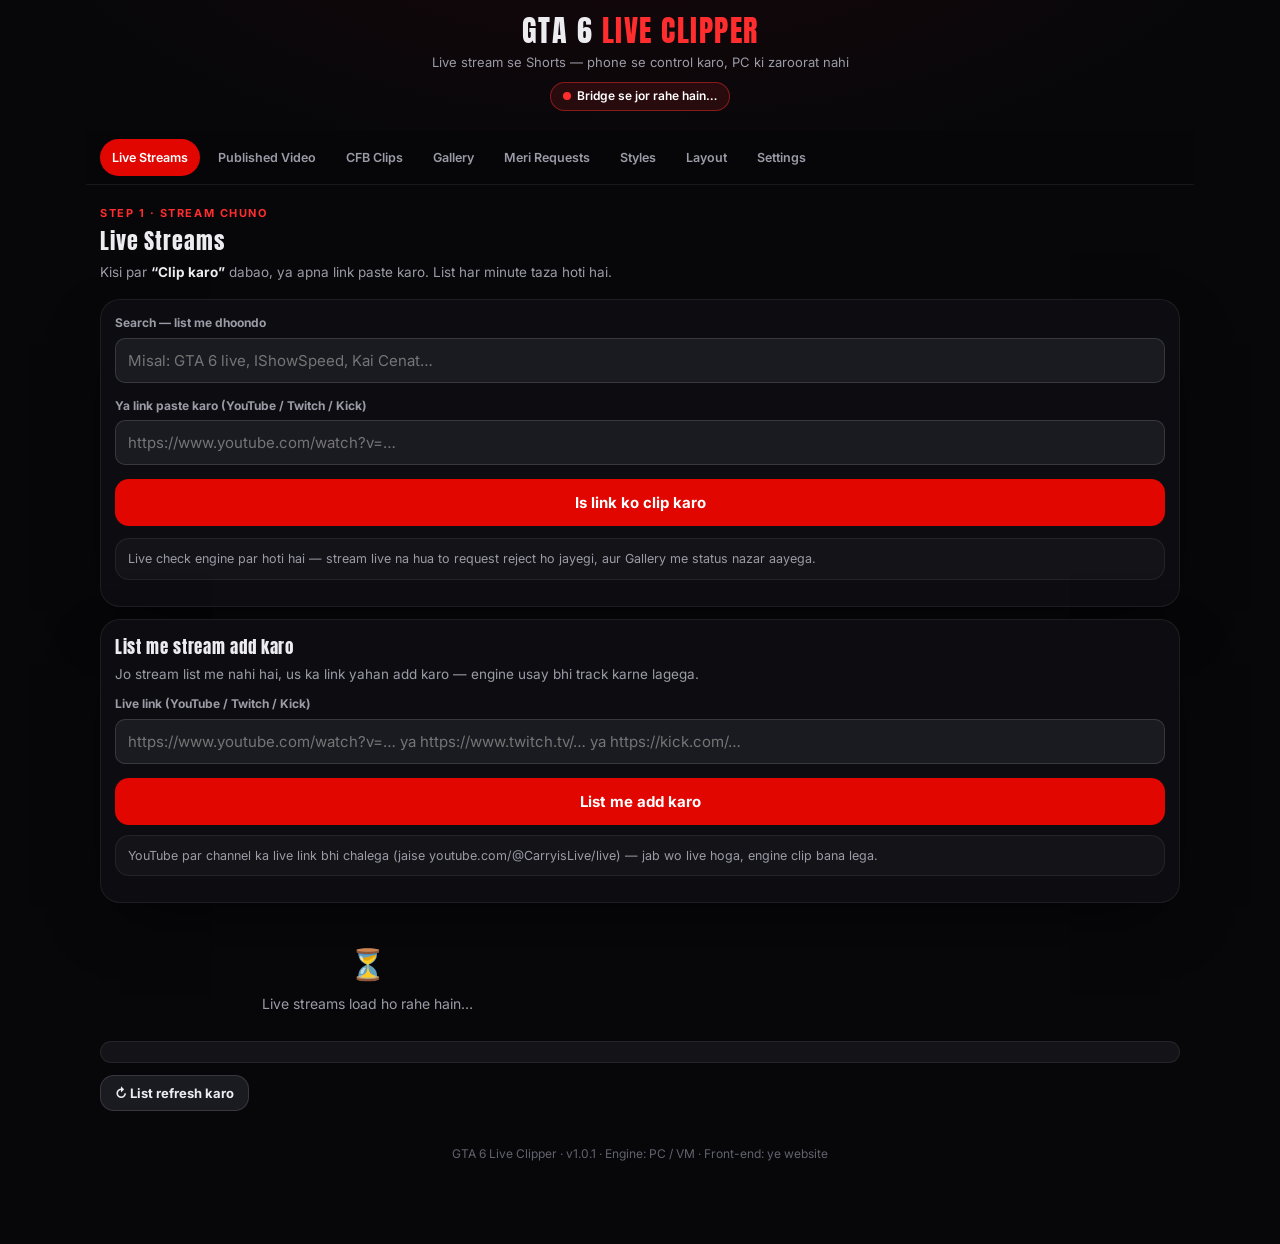
<file: index.html>
<!DOCTYPE html>
<html lang="ur">
<head>
<meta charset="UTF-8">
<meta name="viewport" content="width=device-width, initial-scale=1, viewport-fit=cover">
<title>GTA 6 Live Clipper — Phone se Shorts banao</title>
<meta name="description" content="GTA 6 live streams se vertical Shorts — phone se stream choose karo, style chuno, clip Gallery me pao.">
<link rel="preconnect" href="https://fonts.googleapis.com">
<link rel="preconnect" href="https://fonts.gstatic.com" crossorigin>
<link href="https://fonts.googleapis.com/css2?family=Anton&family=Inter:wght@400;600;700&display=swap" rel="stylesheet">
<link rel="stylesheet" href="styles.css?v=20261120c">
</head>
<body>
<div class="wrap">
  <header>
    <div class="logo">GTA 6 <b>LIVE CLIPPER</b></div>
    <p class="tagline">Live stream se Shorts — phone se control karo, PC ki zaroorat nahi</p>
    <div><span class="live-pill"><span class="live-dot"></span><span id="bridge-status">Bridge se jor rahe hain…</span></span></div>
  </header>

  <nav id="topnav">
    <a href="#streams" class="on">Live Streams</a>
    <a href="#vod">Published Video</a>
    <a href="cfb.html">CFB Clips</a>
    <a href="#gallery">Gallery</a>
    <a href="#history">Meri Requests</a>
    <a href="#styles">Styles</a>
    <a href="#layout">Layout</a>
    <a href="#settings">Settings</a>
  </nav>

  <!-- ============ 1. LIVE STREAMS ============ -->
  <!-- ============ 1. LIVE STREAMS ============ -->
<section id="streams">
    <div class="sec-kicker">Step 1 · Stream chuno</div>
    <h2 class="sec-title">Live Streams</h2>
    <p class="sec-sub">Kisi par <b>“Clip karo”</b> dabao, ya apna link paste karo. List har minute taza hoti hai.</p>

    <div class="card">
      <label for="q">Search — list me dhoondo</label>
      <input id="q" type="search" placeholder="Misal: GTA 6 live, IShowSpeed, Kai Cenat…" autocomplete="off">
      <label for="paste-link" style="margin-top:14px">Ya link paste karo (YouTube / Twitch / Kick)</label>
      <input id="paste-link" type="url" placeholder="https://www.youtube.com/watch?v=…" inputmode="url" autocomplete="off">
      <button class="btn" id="paste-go">Is link ko clip karo</button>
      <p class="note" style="margin-top:12px">Live check engine par hoti hai — stream live na hua to request reject ho jayegi, aur Gallery me status nazar aayega.</p>
    </div>

    <div class="card">
      <h3 style="font-size:17px">List me stream add karo</h3>
      <p class="sec-sub" style="margin:4px 0 0">Jo stream list me nahi hai, us ka link yahan add karo — engine usay bhi track karne lagega.</p>
      <label for="add-link" style="margin-top:10px">Live link (YouTube / Twitch / Kick)</label>
      <input id="add-link" type="url" placeholder="https://www.youtube.com/watch?v=… ya https://www.twitch.tv/… ya https://kick.com/…" inputmode="url" autocomplete="off">
      <button class="btn" id="add-go">List me add karo</button>
      <p class="note" id="add-result" hidden></p>
      <p class="note" style="margin-top:10px">YouTube par channel ka live link bhi chalega (jaise youtube.com/@CarryisLive/live) — jab wo live hoga, engine clip bana lega.</p>
    </div>

    <div id="stream-list"><div class="empty"><div class="big">⏳</div>Live streams load ho rahe hain…</div></div>
    <p class="note" id="streams-updated"></p>
    <div><button class="btn small ghost" id="refresh-streams">↻ List refresh karo</button></div>

    <!-- submit form (stream pick karne par khulta hai) -->
    <div class="card" id="submit-card" hidden>
      <h3 id="submit-title" style="font-size:19px">Clip request</h3>
      <p class="sec-sub" id="submit-stream" style="margin:6px 0 0"></p>
      <div class="row">
        <div>
          <label for="f-style">Style</label>
          <select id="f-style"></select>
        </div>
        <div>
          <label for="f-mode">Mode</label>
          <select id="f-mode">
            <option value="gameplay">Gameplay (game + facecam corner)</option>
            <option value="game">Game (centre crop)</option>
            <option value="facecam">Facecam (follow speaker)</option>
            <option value="doc">Documentary (static per shot)</option>
          </select>
        </div>
      </div>
      <div class="row">
        <div>
          <label for="f-language">Language</label>
          <select id="f-language">
            <option value="auto">Auto-detect</option>
            <option value="en">English</option>
            <option value="hi">Hindi</option>
            <option value="ur">Urdu</option>
          </select>
        </div>
        <div>
          <label for="f-caption">Captions</label>
          <select id="f-caption">
            <option value="auto">Auto (Roman for Urdu/Hindi)</option>
            <option value="hi">Hindi (Devanagari)</option>
            <option value="hi-roman">Hindi (Roman)</option>
            <option value="ur">Urdu (Nastaliq)</option>
            <option value="ur-roman">Urdu (Roman)</option>
            <option value="en">English</option>
          </select>
        </div>
      </div>
      <div class="row">
        <div>
          <label for="f-ratio">Ratio</label>
          <select id="f-ratio">
            <option value="9:16">9:16 vertical (Shorts)</option>
            <option value="1:1">1:1 square</option>
            <option value="4:5">4:5 portrait</option>
            <option value="16:9">16:9 landscape</option>
          </select>
        </div>
        <div>
          <label for="f-res">Quality</label>
          <select id="f-res">
            <option value="720">720×1280 (fast)</option>
            <option value="1080">1080×1920 (quality)</option>
          </select>
        </div>
      </div>
      <div class="row">
        <div>
          <label for="f-facesize">Facecam size</label>
          <select id="f-facesize">
            <option value="small">Chhota</option>
            <option value="medium" selected>Darmiyana</option>
            <option value="large">Bara</option>
          </select>
        </div>
        <div>
          <label for="f-faceband">Band size</label>
          <select id="f-faceband">
            <option value="50" selected>50% (default)</option>
            <option value="30">30%</option>
          </select>
        </div>
      </div>
      <div class="row" id="f-bandwidth-row" hidden>
        <div>
          <label for="f-bandwidth">Band width</label>
          <select id="f-bandwidth">
            <option value="100" selected>Full width (default)</option>
            <option value="75">75%</option>
            <option value="50">50%</option>
          </select>
        </div>
        <div>
          <p class="note" style="margin:0">Band width sirf top-band / bottom-band par lagti hai — corner facecam par nahi.</p>
        </div>
      </div>
      <p class="note" style="margin-top:12px">★ <b>Roman captions ON hain by default</b> Hindi/Urdu bolne par — captions Latin letters me aayenge, kabhi Devanagari ya Nastaliq me nahi.</p>
      <button class="btn" id="submit-btn">Request bhejo — clip banao</button>
      <button class="btn ghost" id="submit-cancel" style="margin-top:8px">Cancel</button>
      <p class="note" id="submit-result" hidden></p>
    </div>
  </section>
<!-- ============ 1b. PUBLISHED VIDEO (VOD) ============ -->
<section id="vod">
    <div class="sec-kicker">Published video se Shorts</div>
    <h2 class="sec-title">Published Video</h2>
    <p class="sec-sub">Published video ka link do — engine <b>best moments</b> dhoondh kar vertical Shorts bana kar Gallery me daal dega.</p>

    <div class="card">
      <label for="vod-link">Published video ka link (YouTube)</label>
      <input id="vod-link" type="url" placeholder="https://www.youtube.com/watch?v=…" inputmode="url" autocomplete="off">
      <div class="row">
        <div>
          <label for="vod-count">Kitne Shorts banane hain</label>
          <select id="vod-count">
            <option value="1">1 Short</option>
            <option value="2">2 Shorts</option>
            <option value="3" selected>3 Shorts</option>
            <option value="4">4 Shorts</option>
            <option value="5">5 Shorts</option>
          </select>
        </div>
        <div>
          <label for="vod-mode">Mode</label>
          <select id="vod-mode">
            <option value="gameplay" selected>Gameplay (game + facecam corner)</option>
            <option value="game">Game (centre crop)</option>
            <option value="facecam">Facecam (follow speaker)</option>
            <option value="doc">Documentary (static per shot)</option>
          </select>
        </div>
      </div>
      <p class="note" style="margin-top:12px">Style, facecam position, captions aur quality wahi honge jo tum ne <b>Styles / Layout / Settings</b> me chune hain. Video sirf Shorts banane ke liye download hoti hai — banne ke baad <b>delete</b> ho jati hai, ye download tool nahi hai.</p>
      <button class="btn" id="vod-go">Shorts banao</button>
      <p class="note" id="vod-result" hidden></p>
    </div>

    <div class="card" id="vod-status-card" hidden>
      <h3 style="font-size:17px">VOD job ki halat</h3>
      <p class="sec-sub" id="vod-status-text" style="margin:6px 0 0"></p>
      <div class="progress"><div class="bar" id="vod-bar" style="width:0%"></div></div>
      <p class="note" id="vod-status-note" style="margin-top:8px"></p>
      <div id="vod-status-link" style="margin-top:9px"></div>
    </div>
  </section>
<!-- ============ 2. GALLERY ============ -->
<section id="gallery">
    <div class="sec-kicker">Tayyar clips</div>
    <h2 class="sec-title">Gallery</h2>
    <p class="sec-sub">Bane hue clips — tap karo to video yahin chalegi, <b>Download</b> se phone me save karo.</p>
    <div style="margin:0 0 10px"><button class="btn small ghost" id="refresh-gallery">↻ Gallery refresh karo</button></div>
    <div id="clip-list"><div class="empty"><div class="big">⏳</div>Gallery load ho rahi hai…</div></div>
  </section>
<!-- ============ 3. MERI REQUESTS ============ -->
<section id="history">
    <div class="sec-kicker">Meri requests · History</div>
    <h2 class="sec-title">Meri Requests</h2>
    <p class="sec-sub">Har request ka <b>progress aur queue number</b> — ek waqt me ek render, ~4 min per clip.</p>
    <div style="margin:0 0 10px"><button class="btn small ghost" id="refresh-history">↻ History refresh karo</button></div>
    <div id="history-list"><div class="empty"><div class="big">⏳</div>History load ho rahi hai…</div></div>
  </section>
<!-- ============ 4. CAPTION STYLES ============ -->
<section id="styles">
    <div class="sec-kicker">Step 2 · Style chuno</div>
    <h2 class="sec-title">Caption Styles — 25</h2>
    <p class="sec-sub">Video par tap karo to preview chalegi. <b>★ dabao</b> to favorite banao — favorites rotation se har clip agle style me banta hai.</p>
    <div class="favbar" id="favbar"></div>
    <div class="styles-grid" id="styles-grid"><div class="empty"><div class="big">⏳</div>Styles load ho rahe hain…</div></div>
  </section>
<!-- ============ 5. LAYOUT ============ -->
<section id="layout">
    <div class="sec-kicker">Step 3 · Layout chuno</div>
    <h2 class="sec-title">Facecam &amp; Captions — kahan hon</h2>
    <p class="sec-sub">Sab previews <b>asli GTA frame</b> par hain. Card par tap karo to select ho jayega.</p>
    <h3 style="font-size:16px;margin:14px 0 8px">Facecam position</h3>
    <div class="pos-grid" id="facecam-grid"></div>
    <h3 style="font-size:16px;margin:18px 0 8px">Facecam frame</h3>
    <p class="sec-sub" style="margin:4px 0 8px">Stage layout ka frame — ye design sirf stage facecam par lagta hai (top-centre chhota facecam).</p>
    <div class="pos-grid" id="frame-grid"></div>
    <h3 style="font-size:16px;margin:18px 0 8px">Caption position</h3>
    <div class="pos-grid" id="caption-grid"></div>
    <h3 style="font-size:16px;margin:18px 0 8px">Ratio</h3>
    <div class="ratio-grid" id="ratio-grid"></div>
    <p class="note warn" style="margin-top:14px">⚠️ <b>Caption safe zone:</b> captions y~950–1000 par hote hain — neeche ~300px social apps ki apni UI cover karti hai, is liye captions kabhi bilkul neeche nahi hote.</p>
  </section>
<!-- ============ 6. SETTINGS ============ -->
<section id="settings">
    <div class="sec-kicker">Settings</div>
    <h2 class="sec-title">Settings</h2>
    <p class="sec-sub">Ye settings <b>is phone par save</b> hoti hain — har request ke sath jati hain.</p>
    <div class="card">
      <div class="toggle-row">
        <div><div class="lbl">YouTube auto-post</div><div class="sub">Clip tayyar hote hi YouTube par post karo</div></div>
        <label class="switch"><input type="checkbox" id="set-yt"><span class="slider"></span></label>
      </div>
      <div class="toggle-row">
        <div><div class="lbl">Instagram auto-post</div><div class="sub">Reels par post karo (jald aayega)</div></div>
        <label class="switch"><input type="checkbox" id="set-ig"><span class="slider"></span></label>
      </div>
      <div class="toggle-row">
        <div><div class="lbl">TikTok auto-post</div><div class="sub">TikTok par post karo (jald aayega)</div></div>
        <label class="switch"><input type="checkbox" id="set-tt"><span class="slider"></span></label>
      </div>
      <div class="toggle-row">
        <div><div class="lbl">Roman captions</div><div class="sub">Hindi/Urdu captions hamesha Latin letters me</div></div>
        <label class="switch"><input type="checkbox" id="set-roman" checked><span class="slider"></span></label>
      </div>
    </div>
    <div class="card">
      <label for="set-language">Default language</label>
      <select id="set-language">
        <option value="auto">Auto-detect</option>
        <option value="en">English</option>
        <option value="hi">Hindi</option>
        <option value="ur">Urdu</option>
      </select>
      <label for="set-ratio">Default ratio</label>
      <select id="set-ratio">
        <option value="9:16">9:16 vertical (Shorts)</option>
        <option value="1:1">1:1 square</option>
        <option value="4:5">4:5 portrait</option>
        <option value="16:9">16:9 landscape</option>
      </select>
      <label for="set-facesize">Default facecam size</label>
      <select id="set-facesize">
        <option value="small">Chhota</option>
        <option value="medium">Darmiyana</option>
        <option value="large">Bara</option>
      </select>
      <label for="set-faceband">Default band size</label>
      <select id="set-faceband">
        <option value="50">50% (default)</option>
        <option value="30">30%</option>
      </select>
      <label for="set-bandwidth">Default band width</label>
      <select id="set-bandwidth">
        <option value="100">Full width (default)</option>
        <option value="75">75%</option>
        <option value="50">50%</option>
      </select>
      <p class="note" style="margin-top:12px">Engine PC/VM par chalta hai — ye site sirf front-end hai. Request Worker + KV bridge se engine tak jati hai.</p>
    </div>
  </section>


  <footer>GTA 6 Live Clipper · v1.0.1 · Engine: PC / VM · Front-end: ye website</footer>
</div>

<div id="toast"></div>
<script src="config.js"></script>
<script src="app.js?v=20261120d"></script>
<script>if ("serviceWorker" in navigator) { window.addEventListener("load", function () { navigator.serviceWorker.register("sw.js").catch(function () {}); }); }</script>
</body>
</html>
</file>
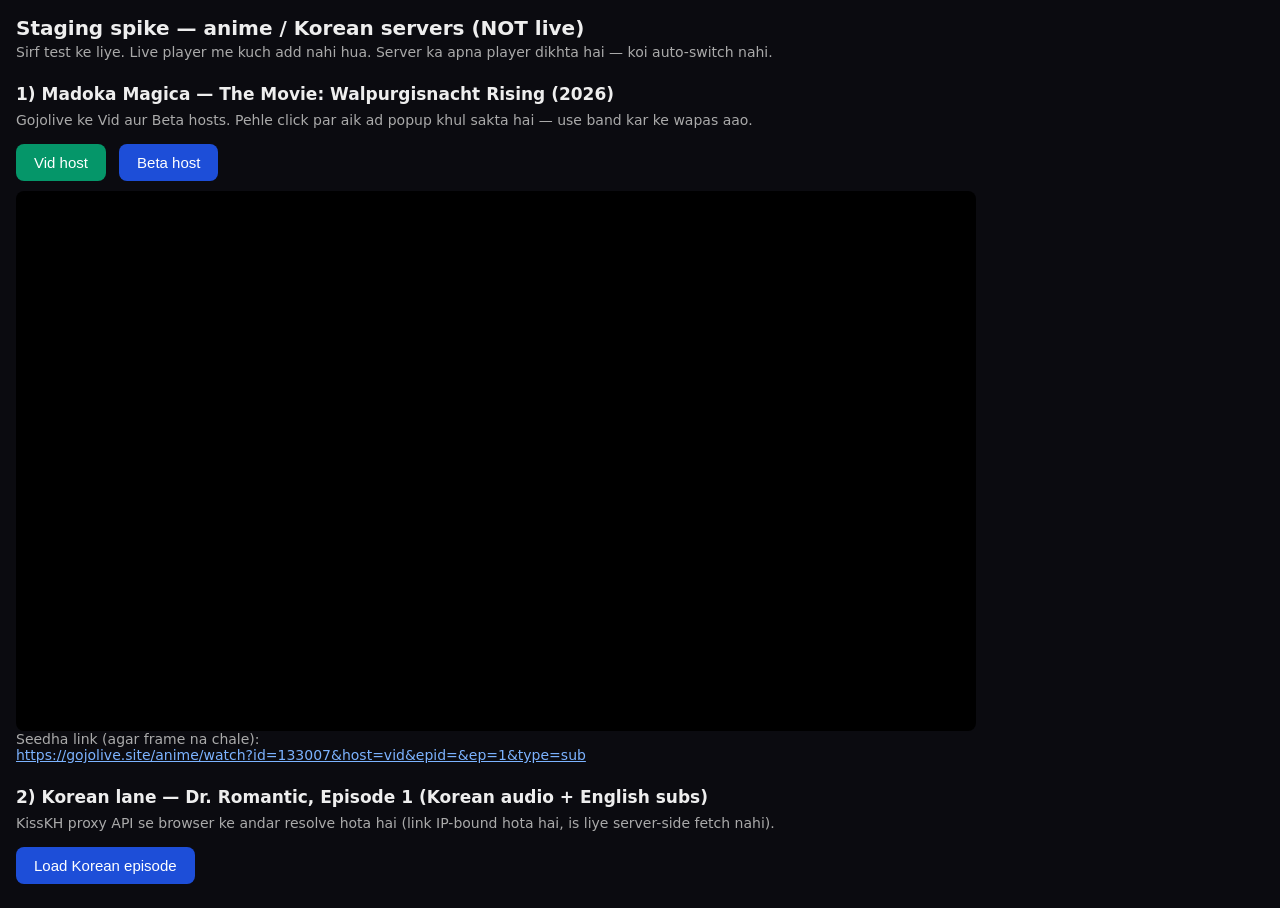
<file: test/anime-spike-20261128/index.html>
<!DOCTYPE html>
<html lang="en">
<head>
<meta charset="utf-8">
<meta name="viewport" content="width=device-width, initial-scale=1">
<title>Staging spike — Madoka Magica + Korean lane (NOT live)</title>
<style>
  body{background:#0b0b10;color:#eee;font-family:system-ui,sans-serif;margin:0;padding:16px}
  h1{font-size:20px;margin:0 0 4px}
  p.note{color:#aaa;font-size:14px;margin:0 0 16px}
  h2{font-size:17px;margin:24px 0 8px}
  .btns{margin:0 0 10px}
  button{background:#1d4ed8;color:#fff;border:0;border-radius:8px;padding:10px 18px;font-size:15px;margin-right:8px;cursor:pointer}
  button.active{background:#059669}
  .frame{position:relative;width:100%;max-width:960px;aspect-ratio:16/9;background:#000;border-radius:8px;overflow:hidden}
  .frame iframe{position:absolute;inset:0;width:100%;height:100%;border:0}
  a{color:#7cb3ff}
  #status{font-size:14px;color:#fcd34d;white-space:pre-wrap;word-break:break-all;margin:8px 0}
  video{width:100%;max-width:960px;background:#000;border-radius:8px}
  .warn{color:#fca5a5;font-size:14px}
</style>
</head>
<body>
<h1>Staging spike — anime / Korean servers (NOT live)</h1>
<p class="note">Sirf test ke liye. Live player me kuch add nahi hua. Server ka apna player dikhta hai — koi auto-switch nahi.</p>

<h2>1) Madoka Magica — The Movie: Walpurgisnacht Rising (2026)</h2>
<p class="note">Gojolive ke Vid aur Beta hosts. Pehle click par aik ad popup khul sakta hai — use band kar ke wapas aao.</p>
<div class="btns">
  <button id="btn-vid" onclick="switchHost('vid')">Vid host</button>
  <button id="btn-beta" onclick="switchHost('beta')">Beta host</button>
</div>
<div class="frame"><iframe id="player" allow="autoplay; fullscreen; encrypted-media" allowfullscreen></iframe></div>
<p class="note">Seedha link (agar frame na chale):<br>
<a id="direct" href="#" target="_blank" rel="noopener">open</a></p>

<h2>2) Korean lane — Dr. Romantic, Episode 1 (Korean audio + English subs)</h2>
<p class="note">KissKH proxy API se browser ke andar resolve hota hai (link IP-bound hota hai, is liye server-side fetch nahi).</p>
<button id="btn-kr" onclick="loadKorean()">Load Korean episode</button>
<div id="status"></div>
<video id="krvideo" controls playsinline crossorigin="anonymous" style="display:none"></video>
<p class="warn" id="krwarn" style="display:none"></p>

<script>
var HOSTS = {
  vid:  "https://gojolive.site/anime/watch?id=133007&host=vid&epid=&ep=1&type=sub",
  beta: "https://gojolive.site/anime/watch?id=133007&host=beta&epid=&ep=1&type=sub"
};
function switchHost(name){
  var f = document.getElementById('player');
  f.src = HOSTS[name];
  document.getElementById('btn-vid').className = name === 'vid' ? 'active' : '';
  document.getElementById('btn-beta').className = name === 'beta' ? 'active' : '';
  var d = document.getElementById('direct');
  d.href = HOSTS[name];
  d.textContent = HOSTS[name];
}
switchHost('vid');

function pickSub(subs){
  if(!subs || !subs.length) return null;
  for(var i=0;i<subs.length;i++){
    var s = subs[i];
    var label = (s.label || s.lang || s.language || s.name || '').toString().toLowerCase();
    if(label.indexOf('english') !== -1 || label === 'en' || label.indexOf('eng') !== -1) return s;
  }
  return subs[0];
}
function subUrl(s){ return s.file || s.src || s.url || ''; }

function loadKorean(){
  var st = document.getElementById('status');
  var v = document.getElementById('krvideo');
  var w = document.getElementById('krwarn');
  st.textContent = 'Resolving…';
  fetch('https://kisskh.asianc.sr/api/resolve/9731', {headers: {'Accept': 'application/json'}})
    .then(function(r){ if(!r.ok) throw new Error('API HTTP ' + r.status); return r.json(); })
    .then(function(data){
      var file = data.file || data.url || data.stream || '';
      if(!file) throw new Error('No file URL in resolve response: ' + JSON.stringify(data).slice(0, 200));
      v.style.display = 'block';
      v.src = file;
      var old = v.querySelector('track'); if(old) old.remove();
      var sub = pickSub(data.subtitles);
      if(sub && subUrl(sub)){
        var tr = document.createElement('track');
        tr.kind = 'subtitles'; tr.label = 'English'; tr.srclang = 'en';
        tr.src = subUrl(sub); tr.default = true;
        v.appendChild(tr);
        st.textContent = 'Loaded. English subtitles: ' + subUrl(sub);
      } else {
        st.textContent = 'Loaded video, no subtitle track found in response.';
      }
      v.play().catch(function(e){ st.textContent += ' (tap play: ' + e.message + ')'; });
    })
    .catch(function(e){
      st.textContent = 'FAILED: ' + e.message;
      w.style.display = 'block';
      w.textContent = 'Korean lane is waqt browser se resolve nahi ho rahi (CORS ya API masla ho sakta hai). Ye spike ka test result hai — live me kuch nahi gaya.';
    });
}
</script>
</body>
</html>
</file>
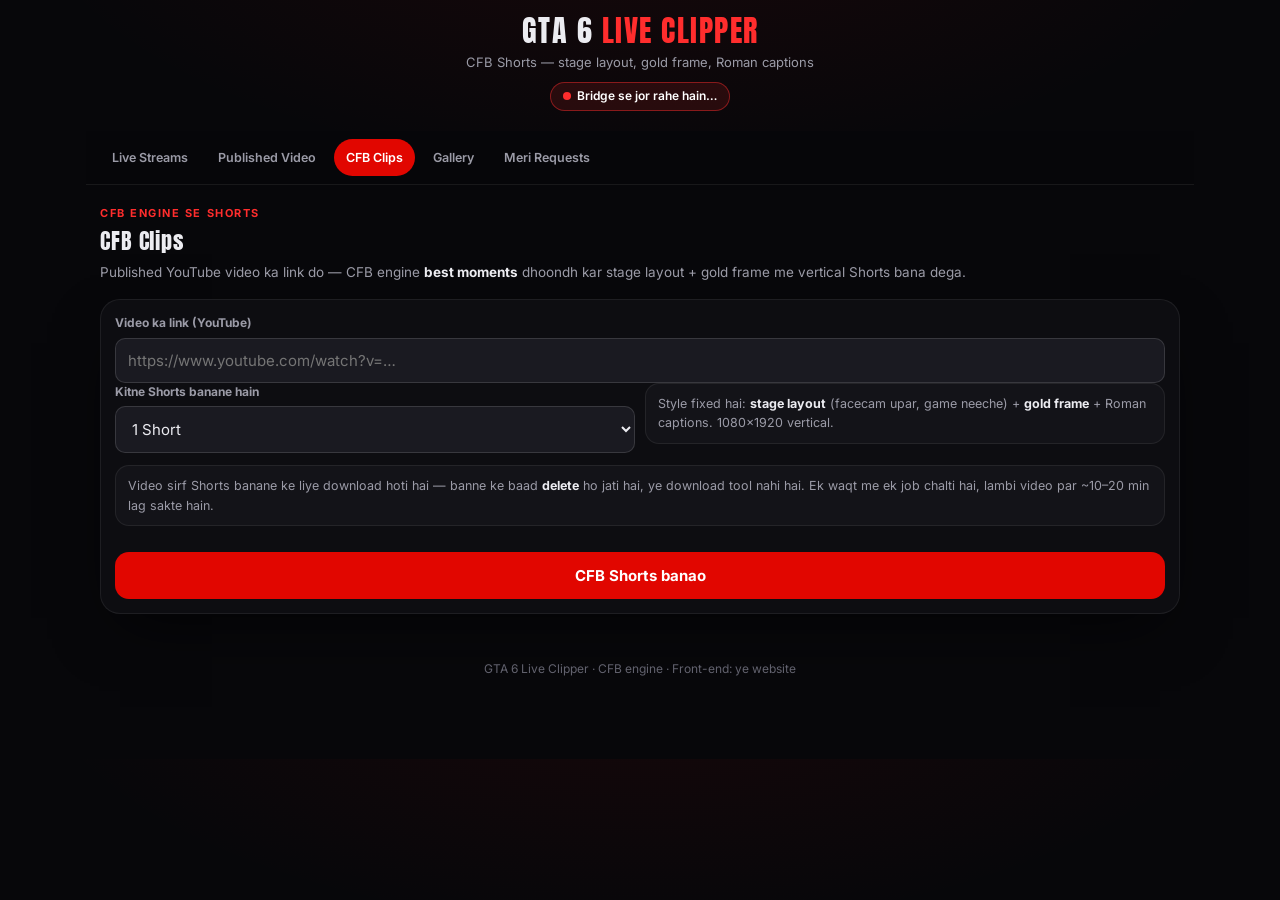
<file: cfb.html>
<!DOCTYPE html>
<html lang="ur">
<head>
<meta charset="UTF-8">
<meta name="viewport" content="width=device-width, initial-scale=1, viewport-fit=cover">
<title>CFB Clips — GTA 6 Live Clipper</title>
<meta name="description" content="Published YouTube video se CFB Shorts — stage layout, gold frame, Roman captions.">
<link rel="preconnect" href="https://fonts.googleapis.com">
<link rel="preconnect" href="https://fonts.gstatic.com" crossorigin>
<link href="https://fonts.googleapis.com/css2?family=Anton&family=Inter:wght@400;600;700&display=swap" rel="stylesheet">
<link rel="stylesheet" href="styles.css?v=20261120c">
</head>
<body>
<div class="wrap">
  <header>
    <div class="logo">GTA 6 <b>LIVE CLIPPER</b></div>
    <p class="tagline">CFB Shorts — stage layout, gold frame, Roman captions</p>
    <div><span class="live-pill"><span class="live-dot"></span><span id="bridge-status">Bridge se jor rahe hain…</span></span></div>
  </header>

  <nav id="topnav">
    <a href="index.html#streams">Live Streams</a>
    <a href="index.html#vod">Published Video</a>
    <a href="cfb.html" class="on">CFB Clips</a>
    <a href="index.html#gallery">Gallery</a>
    <a href="index.html#history">Meri Requests</a>
  </nav>

<section id="cfb">
    <div class="sec-kicker">CFB engine se Shorts</div>
    <h2 class="sec-title">CFB Clips</h2>
    <p class="sec-sub">Published YouTube video ka link do — CFB engine <b>best moments</b> dhoondh kar stage layout + gold frame me vertical Shorts bana dega.</p>

    <div class="card">
      <label for="cfb-link">Video ka link (YouTube)</label>
      <input id="cfb-link" type="url" placeholder="https://www.youtube.com/watch?v=…" inputmode="url" autocomplete="off">
      <div class="row">
        <div>
          <label for="cfb-count">Kitne Shorts banane hain</label>
          <select id="cfb-count">
            <option value="1" selected>1 Short</option>
            <option value="2">2 Shorts</option>
            <option value="3">3 Shorts</option>
          </select>
        </div>
        <div>
          <p class="note" style="margin:0">Style fixed hai: <b>stage layout</b> (facecam upar, game neeche) + <b>gold frame</b> + Roman captions. 1080×1920 vertical.</p>
        </div>
      </div>
      <p class="note" style="margin-top:12px">Video sirf Shorts banane ke liye download hoti hai — banne ke baad <b>delete</b> ho jati hai, ye download tool nahi hai. Ek waqt me ek job chalti hai, lambi video par ~10–20 min lag sakte hain.</p>
      <button class="btn" id="cfb-go">CFB Shorts banao</button>
      <p class="note" id="cfb-result" hidden></p>
    </div>

    <div class="card" id="cfb-status-card" hidden>
      <h3 style="font-size:17px">CFB job ki halat</h3>
      <p class="sec-sub" id="cfb-status-text" style="margin:6px 0 0"></p>
      <div class="progress"><div class="bar" id="cfb-bar" style="width:0%"></div></div>
      <p class="note" id="cfb-status-note" style="margin-top:8px"></p>
      <div id="cfb-status-link" style="margin-top:9px"></div>
    </div>
  </section>

  <footer>GTA 6 Live Clipper · CFB engine · Front-end: ye website</footer>
</div>

<div id="toast"></div>
<script src="config.js"></script>
<script src="cfb.js?v=20261121a"></script>
<script>if ("serviceWorker" in navigator) { window.addEventListener("load", function () { navigator.serviceWorker.register("sw.js").catch(function () {}); }); }</script>
</body>
</html>
</file>
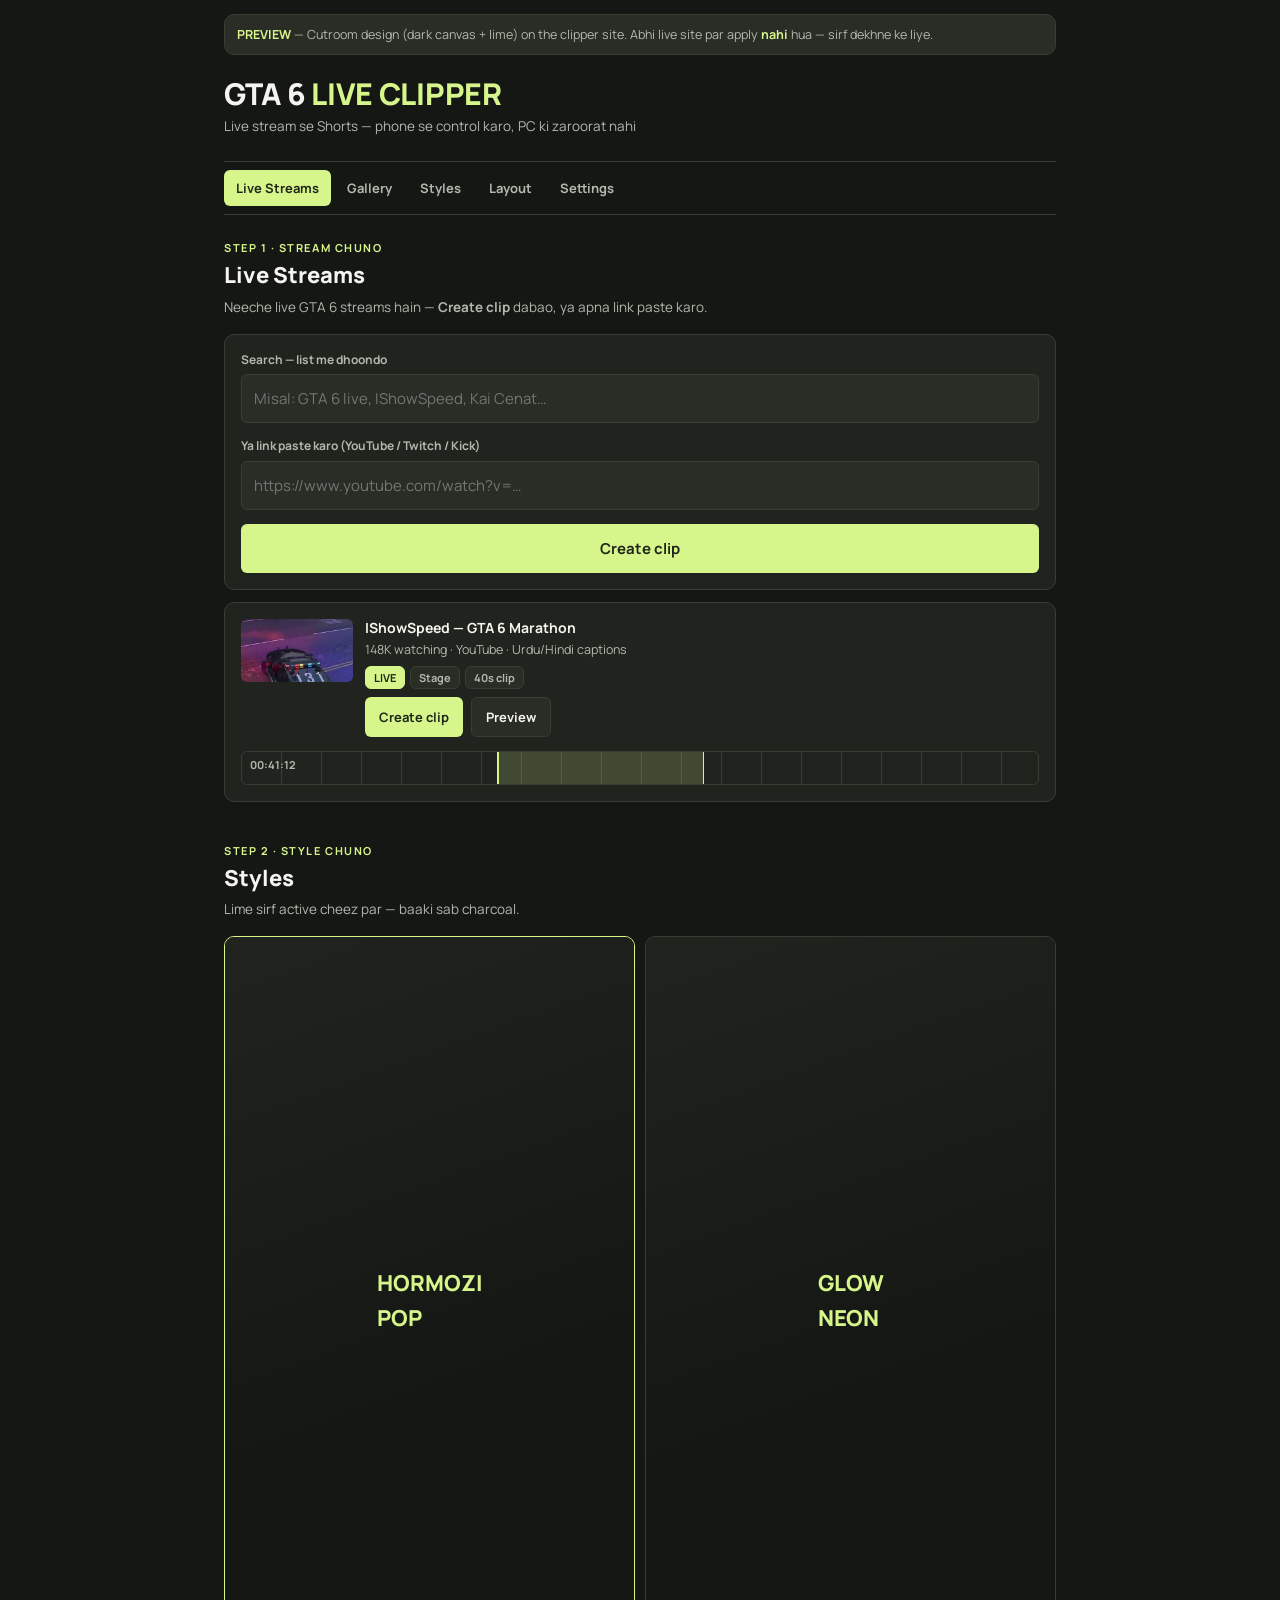
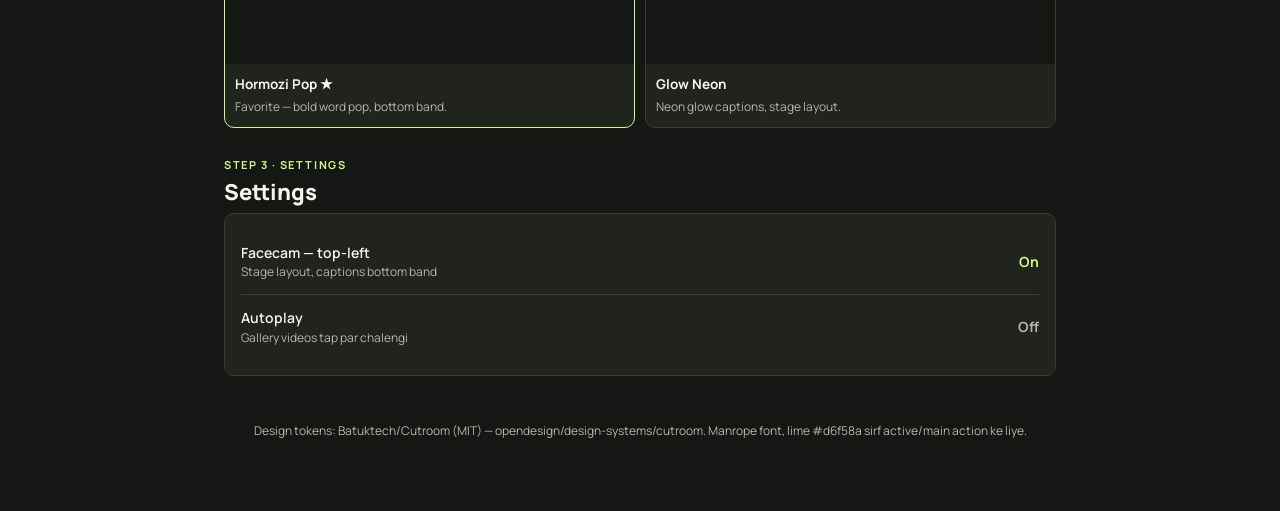
<file: preview-cutroom.html>
<!DOCTYPE html>
<!-- PREVIEW ONLY — Cutroom design on the GTA 6 Live Clipper site.
     NOT applied to the live site. Tokens copied from Batuktech/Cutroom
     (MIT), opendesign/design-systems/cutroom/colors_and_type.css +
     SKILL.md. Live site today is red/black (#07070a, red #ff2d2d,
     Inter/Anton, 20px radii, capsule pills). This preview swaps only
     the look: warm charcoal + lime, Manrope, 6px controls / 10px panels,
     no capsules, factual button labels. No JS, no live data. -->
<html lang="en">
<head>
<meta charset="UTF-8">
<meta name="viewport" content="width=device-width, initial-scale=1">
<title>Preview — Cutroom design on GTA 6 Live Clipper</title>
<link rel="preconnect" href="https://fonts.googleapis.com">
<link rel="preconnect" href="https://fonts.gstatic.com" crossorigin>
<link href="https://fonts.googleapis.com/css2?family=Manrope:wght@400;600;700;800&display=swap" rel="stylesheet">
<style>
:root {
  color-scheme: dark;
  --canvas: #151714; --panel: #20231e; --panel-raised: #292d26;
  --ink: #f5f5ef; --muted: #b3b8ac; --line: #383e32;
  --accent: #d6f58a; --accent-ink: #20271a; --error: #ffb4a5;
  --font-interface: "Manrope", sans-serif;
  --space-1: 4px; --space-2: 8px; --space-3: 12px; --space-4: 16px;
  --space-6: 24px; --space-8: 32px;
  --radius-control: 6px; --radius-panel: 10px; --motion-feedback: 140ms;
}
* { box-sizing: border-box; }
body { margin: 0; background: var(--canvas); color: var(--ink); font-family: var(--font-interface); font-size: 14px; line-height: 1.55; }
a { color: inherit; }
button, input, select { font: inherit; }
:focus-visible { outline: 2px solid var(--accent); outline-offset: 4px; }
::selection { background: var(--accent); color: var(--accent-ink); }
.wrap { max-width: 860px; margin: 0 auto; padding: 0 14px 60px; }
.banner { background: var(--panel-raised); border: 1px solid var(--line); border-radius: var(--radius-panel); padding: 10px 12px; margin-top: 14px; font-size: 12.5px; color: var(--muted); }
.banner b { color: var(--accent); }
header { padding: 22px 0 8px; }
.logo { font-size: 30px; font-weight: 800; letter-spacing: -0.01em; line-height: 1.1; }
.logo span { color: var(--accent); }
.tagline { color: var(--muted); margin: 6px 0 0; font-size: 13.5px; }
nav { display: flex; gap: 4px; overflow-x: auto; margin-top: 16px; border-top: 1px solid var(--line); border-bottom: 1px solid var(--line); padding: 8px 0; }
nav a { flex: 0 0 auto; color: var(--muted); font-weight: 700; font-size: 13px; padding: 8px 12px; border-radius: var(--radius-control); text-decoration: none; }
nav a.on { color: var(--accent-ink); background: var(--accent); }
section { padding: 24px 0 4px; }
.kicker { color: var(--accent); font-size: 11px; font-weight: 700; letter-spacing: .14em; text-transform: uppercase; }
h2 { font-size: 22px; margin: 2px 0 4px; font-weight: 800; }
.sub { color: var(--muted); margin: 0 0 16px; font-size: 13.5px; }
.card { background: var(--panel); border: 1px solid var(--line); border-radius: var(--radius-panel); padding: 16px; margin-bottom: 12px; }
label { display: block; font-size: 12px; font-weight: 700; color: var(--muted); margin: 12px 0 5px; }
label:first-child { margin-top: 0; }
input, select { width: 100%; background: var(--panel-raised); border: 1px solid var(--line); color: var(--ink); border-radius: var(--radius-control); padding: 12px; font-size: 15px; }
input:focus, select:focus { outline: none; border-color: var(--accent); }
.btn { display: inline-block; width: 100%; border: none; cursor: pointer; text-align: center; background: var(--accent); color: var(--accent-ink); font-weight: 700; font-size: 15px; padding: 13px 18px; border-radius: var(--radius-control); margin-top: 14px; }
.btn.ghost { background: var(--panel-raised); color: var(--ink); border: 1px solid var(--line); }
.btn.small { width: auto; padding: 9px 14px; font-size: 13px; margin-top: 0; }
.stream { display: flex; gap: 12px; align-items: flex-start; }
.thumb { width: 112px; height: 63px; object-fit: cover; border-radius: var(--radius-control); background: var(--panel-raised); flex: 0 0 auto; }
.stream .t { font-weight: 700; font-size: 14px; line-height: 1.35; }
.stream .c { color: var(--muted); font-size: 12.5px; margin-top: 2px; }
.chip { display: inline-block; font-size: 11px; font-weight: 700; padding: 2px 8px; border-radius: var(--radius-control); background: var(--panel-raised); border: 1px solid var(--line); color: var(--muted); margin-right: 5px; }
.chip.live { background: var(--accent); border-color: var(--accent); color: var(--accent-ink); }
.timeline { height: 34px; border: 1px solid var(--line); border-radius: var(--radius-control); margin-top: 14px; position: relative; background:
  repeating-linear-gradient(90deg, transparent 0 39px, var(--line) 39px 40px); }
.timeline .playhead { position: absolute; left: 32%; top: 0; bottom: 0; width: 2px; background: var(--accent); }
.timeline .sel { position: absolute; left: 32%; top: 0; bottom: 0; width: 26%; background: rgba(214,245,138,.18); border-left: 1px solid var(--accent); border-right: 1px solid var(--accent); }
.timeline .tc { position: absolute; top: 4px; left: 8px; font-size: 11px; color: var(--muted); font-weight: 700; }
.grid { display: grid; grid-template-columns: 1fr 1fr; gap: 10px; }
.style-card { background: var(--panel); border: 1px solid var(--line); border-radius: var(--radius-panel); overflow: hidden; }
.style-card.fav { border-color: var(--accent); }
.style-card .swatch { aspect-ratio: 9/16; background: linear-gradient(160deg, #20231e, #151714 60%); display: flex; align-items: center; justify-content: center; font-size: 22px; font-weight: 800; color: var(--accent); }
.style-card .body { padding: 10px; }
.style-card .name { font-weight: 700; font-size: 13.5px; }
.style-card .desc { color: var(--muted); font-size: 12px; margin-top: 3px; }
.row { display: flex; justify-content: space-between; align-items: center; padding: 12px 0; border-bottom: 1px solid var(--line); }
.row:last-child { border-bottom: none; }
.row .lbl { font-weight: 600; }
.row .sub2 { color: var(--muted); font-size: 12px; }
footer { text-align: center; color: var(--muted); font-size: 12px; padding: 30px 0 10px; }
</style>
</head>
<body>
<div class="wrap">
  <div class="banner"><b>PREVIEW</b> — Cutroom design (dark canvas + lime) on the clipper site. Abhi live site par apply <b>nahi</b> hua — sirf dekhne ke liye.</div>
  <header>
    <div class="logo">GTA 6 <span>LIVE CLIPPER</span></div>
    <p class="tagline">Live stream se Shorts — phone se control karo, PC ki zaroorat nahi</p>
  </header>
  <nav>
    <a href="#" class="on">Live Streams</a><a href="#">Gallery</a><a href="#">Styles</a><a href="#">Layout</a><a href="#">Settings</a>
  </nav>

  <section>
    <div class="kicker">Step 1 · Stream chuno</div>
    <h2>Live Streams</h2>
    <p class="sub">Neeche live GTA 6 streams hain — <b>Create clip</b> dabao, ya apna link paste karo.</p>
    <div class="card">
      <label>Search — list me dhoondo</label>
      <input type="search" placeholder="Misal: GTA 6 live, IShowSpeed, Kai Cenat…">
      <label style="margin-top:14px">Ya link paste karo (YouTube / Twitch / Kick)</label>
      <input type="url" placeholder="https://www.youtube.com/watch?v=…">
      <button class="btn">Create clip</button>
    </div>
    <div class="card">
      <div class="stream">
        <img class="thumb" src="sample_bg.jpg" alt="IShowSpeed live">
        <div>
          <div class="t">IShowSpeed — GTA 6 Marathon</div>
          <div class="c">148K watching · YouTube · Urdu/Hindi captions</div>
          <div style="margin-top:6px"><span class="chip live">LIVE</span><span class="chip">Stage</span><span class="chip">40s clip</span></div>
          <div style="margin-top:8px; display:flex; gap:8px;">
            <button class="btn small">Create clip</button>
            <button class="btn small ghost">Preview</button>
          </div>
        </div>
      </div>
      <div class="timeline"><span class="tc">00:41:12</span><span class="sel"></span><span class="playhead"></span></div>
    </div>
  </section>

  <section>
    <div class="kicker">Step 2 · Style chuno</div>
    <h2>Styles</h2>
    <p class="sub">Lime sirf active cheez par — baaki sab charcoal.</p>
    <div class="grid">
      <div class="style-card fav"><div class="swatch">HORMOZI<br>POP</div><div class="body"><div class="name">Hormozi Pop ★</div><div class="desc">Favorite — bold word pop, bottom band.</div></div></div>
      <div class="style-card"><div class="swatch">GLOW<br>NEON</div><div class="body"><div class="name">Glow Neon</div><div class="desc">Neon glow captions, stage layout.</div></div></div>
    </div>
  </section>

  <section>
    <div class="kicker">Step 3 · Settings</div>
    <h2>Settings</h2>
    <div class="card">
      <div class="row"><div><div class="lbl">Facecam — top-left</div><div class="sub2">Stage layout, captions bottom band</div></div><div style="color:var(--accent); font-weight:700;">On</div></div>
      <div class="row"><div><div class="lbl">Autoplay</div><div class="sub2">Gallery videos tap par chalengi</div></div><div style="color:var(--muted); font-weight:700;">Off</div></div>
    </div>
  </section>

  <footer>Design tokens: Batuktech/Cutroom (MIT) — opendesign/design-systems/cutroom. Manrope font, lime #d6f58a sirf active/main action ke liye.</footer>
</div>
</body>
</html>
</file>
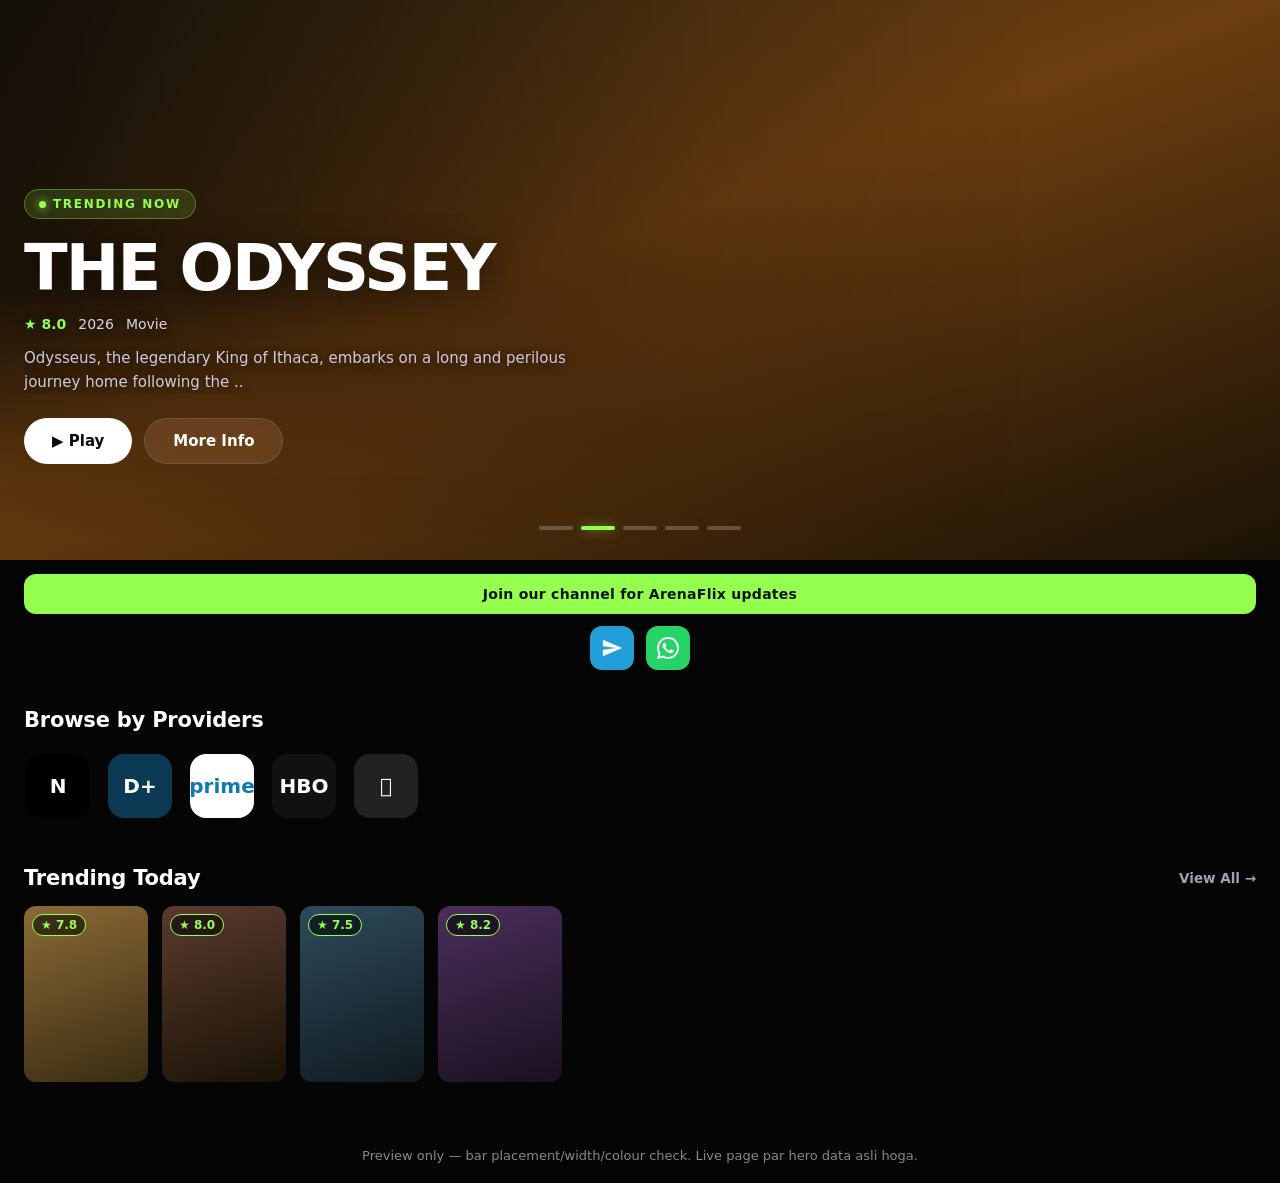
<file: test/telegram-bar-preview.html>
<!DOCTYPE html>
<html lang="en"><head><meta charset="utf-8">
<meta name="viewport" content="width=device-width, initial-scale=1">
<title>Telegram bar preview — Arenaflix</title>
<style>/* ============ ArenaFlix — design system ============ */
:root{
  --bg:#050505;
  --bg2:#0b0b0d;
  --lime:#95FF50;
  --lime-dim:rgba(149,255,80,.14);
  --purple:#7a6bae;
  --surface:rgba(255,255,255,.06);
  --surface2:rgba(255,255,255,.09);
  --border:rgba(255,255,255,.09);
  --text:#ffffff;
  --muted:#a79fb8;
  --radius:12px;
  --font:'Inter',system-ui,-apple-system,'Segoe UI',sans-serif;
}
*{margin:0;padding:0;box-sizing:border-box;-webkit-tap-highlight-color:transparent}
html{scroll-behavior:smooth}
body{
  background:var(--bg);
  color:var(--text);
  font-family:var(--font);
  min-height:100vh;
  -webkit-font-smoothing:antialiased;
  padding-bottom:0;
}
a{color:inherit;text-decoration:none}
img{display:block;max-width:100%}
button{font-family:var(--font)}

/* ============ ambient background (artwork-derived glow, cinejoy-style) ============ */
.ambient{
  position:fixed;inset:0;z-index:-1;pointer-events:none;
  background:linear-gradient(112deg,#0a1a10 0%,#0d1f12 22%,#3c2c16 78%,#54401e 100%);
}
::selection{background:var(--lime);color:#000}
::-webkit-scrollbar{width:10px;height:8px}
::-webkit-scrollbar-track{background:#0a0a0a}
::-webkit-scrollbar-thumb{background:#2a2a2e;border-radius:99px}
::-webkit-scrollbar-thumb:hover{background:#3a3a40}

.wrap{max-width:1400px;margin:0 auto;padding:0 24px}
@media(max-width:768px){.wrap{padding:0 16px}}

/* ============ top floating pill nav (desktop) ============ */
.topnav{
  position:fixed;top:18px;left:0;right:0;z-index:100;
  display:flex;justify-content:center;pointer-events:none;
  padding:0 16px;
  transition:transform .38s cubic-bezier(.2,.7,.3,1);
}
/* PC only: header right-aligned, scrolls with page */
@media(min-width:769px){
  .topnav{
    position:absolute;
    justify-content:flex-end;
    transition:none;
  }
}
.topnav.nav-hidden{transform:translateY(-140%)}
.nav-pill{
  pointer-events:auto;
  display:flex;align-items:center;gap:6px;
  background:rgba(12,12,14,.72);
  backdrop-filter:blur(18px);-webkit-backdrop-filter:blur(18px);
  border:1px solid var(--border);
  border-radius:999px;
  padding:8px 10px;
  box-shadow:0 8px 32px rgba(0,0,0,.5);
  position:relative;
}
/* PC only: compact header (no scale - fixes indicator positioning) */
@media(min-width:769px){
  .nav-pill{
    gap:2px;
    padding:3px 6px;
  }
  .nav-indicator{
    top:3px;bottom:3px;
  }
  .nav-links a{
    font-size:12px;
    padding:6px 10px;
  }
  .brand{
    font-size:14px;
    padding:3px 8px 3px 6px;
  }
  .brand-word{
    font-size:15px;
  }
  .icon-btn{
    width:28px;height:28px;
  }
  .icon-btn svg{
    width:14px;height:14px;
  }
}
.brand{
  font-size:18px;white-space:nowrap;
  display:inline-flex;align-items:center;gap:4px;
  padding:6px 14px 6px 10px;
}
.brand-word{font-family:'Baloo 2',sans-serif;font-weight:800;font-size:20px;letter-spacing:.01em;line-height:1;color:#fff}
.brand-word b{font-weight:800;color:#fff}
.brand-word .fx{color:var(--lime)}
.brand-mark svg{width:40px;height:40px;display:block;filter:drop-shadow(0 2px 10px rgba(149,255,80,.35))}
@media(min-width:769px){
  .brand-mark svg{width:28px;height:28px}
}
.nav-links{display:flex;align-items:center;gap:2px}
.nav-links a{
  position:relative;z-index:2;
  font-size:14px;font-weight:600;color:var(--muted);
  padding:9px 18px;border-radius:999px;
  transition:color .25s;white-space:nowrap;
}

.nav-links a.active{color:#06130a;font-weight:700}
.nav-indicator{
  position:absolute;top:8px;bottom:8px;border-radius:999px;
  background:var(--lime);z-index:1;
  transition:left .3s cubic-bezier(.4,0,.2,1),width .3s cubic-bezier(.4,0,.2,1);
  box-shadow:0 0 18px rgba(149,255,80,.35);
}
.nav-icons{display:flex;align-items:center;gap:4px;margin-left:6px}
.icon-btn{
  width:38px;height:38px;border-radius:50%;
  display:flex;align-items:center;justify-content:center;
  background:transparent;border:none;color:var(--muted);cursor:pointer;
  transition:background .2s,color .2s;
}

.icon-btn.active{color:var(--lime)}
.icon-btn svg{width:19px;height:19px}

/* mobile top bar: melts into hero at top, glass on scroll */
@media(max-width:768px){
  .topnav{justify-content:flex-start;top:0;padding:0;position:absolute}
  /* Mobile: hide Browse and Settings from header, logo left */
  .topnav #browsePopBtnD{display:none !important}
  .topnav a[href="settings.html"]{display:none !important}
  .topnav .brand{margin-right:auto}
  .topnav::before{
    content:"";position:absolute;inset:0;pointer-events:none;
    background:linear-gradient(to bottom,rgba(0,0,0,.55),transparent);
  }
  .nav-pill{
    width:100%;border-radius:0;border:none;box-shadow:none;
    padding:10px 16px;background:transparent;
    backdrop-filter:none;-webkit-backdrop-filter:none;
    transition:background .3s;
    position:relative;
  }
  .topnav.scrolled .nav-pill{
    background:rgba(5,5,5,.55);
    backdrop-filter:blur(20px) saturate(150%);-webkit-backdrop-filter:blur(20px) saturate(150%);
    border-bottom:1px solid var(--border);
  }
  .nav-links{display:none}
  .nav-indicator{display:none}
  .brand{padding-left:0}
  .nav-icons{margin-left:auto}
  body{padding-bottom:24px} /* footer already clears the tab bar */
}

/* ============ mobile bottom tab bar ============ */
.tabbar{
  display:none;
  position:fixed;bottom:12px;left:12px;right:12px;z-index:100;
  background:rgba(12,12,14,.6);
  backdrop-filter:blur(18px);-webkit-backdrop-filter:blur(18px);
  border:1px solid var(--border);border-radius:22px;
  padding:8px 6px;
  box-shadow:0 8px 32px rgba(0,0,0,.55);
}
@media(max-width:768px){.tabbar{display:flex}}
.tabbar a{
  flex:1;display:flex;flex-direction:column;align-items:center;gap:3px;
  color:var(--muted);font-size:10px;font-weight:600;
  padding:6px 0;border-radius:14px;
  -webkit-tap-highlight-color:transparent;
}
.tabbar a svg{width:21px;height:21px}
.tabbar a.active{color:var(--lime)}
.tabbar button{flex:1;display:flex;flex-direction:column;align-items:center;gap:3px;color:var(--muted);font-size:10px;font-weight:600;padding:6px 0;border:0;border-radius:14px;background:none;cursor:pointer;font-family:var(--font);-webkit-tap-highlight-color:transparent}
.tabbar button svg{width:21px;height:21px}
.tabbar button.active{color:var(--lime)}

/* ============ footer ============ */
footer{
  margin-top:72px;border-top:1px solid var(--border);
  padding:40px 0 48px;background:transparent;
}
@media(max-width:768px){footer{margin-top:48px;padding:28px 0 84px}}
.foot-grid{display:flex;flex-wrap:wrap;gap:28px;justify-content:space-between;align-items:flex-start}
.foot-brand{font-size:22px;font-weight:800;letter-spacing:-.02em;display:flex;align-items:center;gap:4px}
.foot-brand .brand-word{font-size:23px}
.foot-brand .brand-mark svg{width:38px;height:38px}
.foot-disclaimer{max-width:520px;color:var(--muted);font-size:13px;line-height:1.65;margin-top:10px}
.foot-links{display:flex;gap:22px}
.foot-links a{color:var(--muted);font-size:14px;font-weight:500}


/* ============ buttons ============ */
.btn{
  display:inline-flex;align-items:center;gap:9px;
  font-size:15px;font-weight:700;
  padding:13px 28px;border-radius:999px;border:none;cursor:pointer;
  transition:transform .15s,box-shadow .2s,background .2s;
  white-space:nowrap;
}
.btn svg{width:18px;height:18px}
.btn{transition:transform .15s,opacity .15s}.btn:active{opacity:.85}
.btn-white{background:#fff;color:#0a0a0a}

.btn-glass{
  background:rgba(255,255,255,.10);color:#fff;
  border:1px solid rgba(255,255,255,.10);
  backdrop-filter:blur(20px) saturate(150%);-webkit-backdrop-filter:blur(20px) saturate(150%);
}

.btn-lime{background:var(--lime);color:#06130a}

@media(max-width:768px){.btn{padding:11px 22px;font-size:14px}}

/* ============ hero ============ */
.hero{
  position:relative;height:92vh;min-height:560px;max-height:900px;
  overflow:hidden;background:transparent;
}
@media(max-width:768px){.hero{height:78vh;min-height:480px}}
.hero-slide{
  position:absolute;inset:0;opacity:0;transition:opacity 1s ease;
  pointer-events:none;
  -webkit-mask-image:linear-gradient(to bottom,#000 55%,transparent 98%);
  mask-image:linear-gradient(to bottom,#000 55%,transparent 98%);
}
.hero-slide.active{opacity:1;pointer-events:auto}
.hero-slide img.bg{
  width:100%;height:100%;object-fit:cover;object-position:center 20%;
}
.hero-shade{
  position:absolute;inset:0;
  background:
    linear-gradient(to right,rgba(5,5,5,.72) 0%,rgba(5,5,5,.15) 55%,transparent 80%);
  -webkit-mask-image:linear-gradient(to bottom,#000 52%,transparent 96%);
  mask-image:linear-gradient(to bottom,#000 52%,transparent 96%);
}
/* dark bottom curtain: dark behind hero text, melts to transparent at the
   very edge so it mixes into the page background (no line) */
.hero-curtain{
  position:absolute;left:0;right:0;bottom:0;height:50%;z-index:1;pointer-events:none;
  background:linear-gradient(to bottom,
    rgba(5,5,5,0) 0%,
    rgba(5,5,5,.9) 60%,
    rgba(5,5,5,0) 100%);
}
.hero-content{
  position:absolute;left:0;right:0;bottom:0;z-index:3;
  padding-bottom:96px;
}
@media(max-width:768px){.hero-content{padding-bottom:84px}}
.eyebrow{
  display:inline-flex;align-items:center;gap:7px;
  background:var(--lime-dim);border:1px solid rgba(149,255,80,.35);
  color:var(--lime);font-size:12px;font-weight:800;letter-spacing:.14em;
  padding:7px 14px;border-radius:999px;margin-bottom:16px;
}
.eyebrow .dot{width:7px;height:7px;border-radius:50%;background:var(--lime);box-shadow:0 0 10px var(--lime)}
.hero-title{
  font-size:clamp(34px,5.4vw,64px);font-weight:800;letter-spacing:-.03em;
  line-height:1.04;max-width:640px;margin-bottom:14px;
  text-shadow:0 4px 30px rgba(0,0,0,.6);
}
.hero-logo{max-width:420px;max-height:120px;width:auto;height:auto;object-fit:contain;margin-bottom:12px;filter:drop-shadow(0 4px 12px rgba(0,0,0,.6));}
@media(max-width:768px){.hero-logo{max-width:280px;max-height:80px}}
.hero-meta{
  display:flex;align-items:center;gap:12px;flex-wrap:wrap;
  color:#d9d4e8;font-size:14px;font-weight:500;margin-bottom:14px;
  text-shadow:0 2px 12px rgba(0,0,0,.7);
}
.hero-meta .rate{color:var(--lime);font-weight:700;display:inline-flex;align-items:center;gap:5px}
.hero-meta .rate svg{width:14px;height:14px}
.hero-overview{
  color:#cfc9de;font-size:15px;line-height:1.6;max-width:560px;
  display:-webkit-box;-webkit-line-clamp:2;-webkit-box-orient:vertical;overflow:hidden;
  margin-bottom:24px;text-shadow:0 2px 12px rgba(0,0,0,.7);
}
.hero-actions{display:flex;gap:12px;flex-wrap:wrap}
.hero-arrows{
  display:none !important;
}
.hero-arrow{
  pointer-events:auto;
  width:46px;height:46px;border-radius:50%;
  background:rgba(10,10,12,.55);border:1px solid var(--border);
  backdrop-filter:blur(10px);-webkit-backdrop-filter:blur(10px);
  color:#fff;display:flex;align-items:center;justify-content:center;cursor:pointer;
  transition:background .2s,transform .15s;opacity:0;
}


.hero-arrow{transition:opacity .15s}.hero-arrow:active{opacity:.7}
.hero-arrow svg{width:20px;height:20px}
@media(max-width:768px){.hero-arrow{display:none}}
.hero-segments{
  position:absolute;z-index:4;bottom:30px;left:50%;transform:translateX(-50%);
  display:flex;gap:8px;
}
.hero-segments button{
  width:34px;height:4px;border-radius:99px;border:none;cursor:pointer;
  background:rgba(255,255,255,.22);transition:background .3s;padding:0;
}
.hero-segments button.active{background:var(--lime);box-shadow:0 0 12px rgba(149,255,80,.5)}

/* ============ social banner + channel icons (hero ke neeche, Browse heading se aligned) ============ */
.social-banner{
  margin:14px 0 0;padding:12px 16px;
  background:var(--lime);border-radius:12px;
  color:#0b120b;text-align:center;font-size:14px;font-weight:700;letter-spacing:.02em;
}
.social-icons{display:flex;justify-content:center;gap:12px;margin-top:12px}
.social-box{
  width:44px;height:44px;border-radius:12px;flex:none;
  display:flex;align-items:center;justify-content:center;color:#fff;text-decoration:none;
}
.social-box svg{width:22px;height:22px;display:block}
.social-box.tg{background:#229ED9}
.social-box.wa{background:#25D366}
.social-box:active{opacity:.85}
@media(max-width:480px){.social-banner{font-size:13.5px}}

/* ============ rows ============ */
.row-head{
  display:flex;align-items:center;justify-content:space-between;
  margin-bottom:16px;
}
.row-head h2{font-size:21px;font-weight:800;letter-spacing:-.01em}
.view-all{
  font-size:13.5px;font-weight:600;color:var(--muted);
  display:inline-flex;align-items:center;gap:6px;transition:color .2s;
}

.view-all svg{width:15px;height:15px}
.scroller{
  display:flex;gap:14px;overflow-x:auto;padding:4px 2px 14px;
  scrollbar-width:none;overscroll-behavior-x:contain;
  -webkit-overflow-scrolling:touch;transform:translateZ(0);
}
.scroller::-webkit-scrollbar{display:none}
/* top-10 numerals need headroom (glyphs exceed line box) */
#rowTop10{padding-top:26px}
/* below-fold rows skip rendering until near viewport */
.row{margin:38px 0;content-visibility:auto;contain-intrinsic-size:auto 380px}

/* ============ poster cards ============ */
.card{flex:0 0 auto;width:168px;content-visibility:auto;contain-intrinsic-size:auto 300px;
  animation:cardIn .45s cubic-bezier(.2,.7,.3,1) both;
  -webkit-tap-highlight-color:transparent;user-select:none;-webkit-user-select:none}
@keyframes cardIn{from{opacity:0;transform:translateY(12px)}to{opacity:1;transform:translateY(0)}}
@media(prefers-reduced-motion:reduce){.card{animation:none}}
@media(max-width:768px){.card{width:128px}}
/* hover play-overlay only on real mouse devices — never sticks on touch */
@media(hover:none),(pointer:coarse){
  .card-hover,.play-circle{display:none!important}
}
@media(hover:hover) and (pointer:fine){
  .card:hover .card-poster{transform:translateY(-4px);box-shadow:0 14px 34px rgba(0,0,0,.55)}
  .card:hover .card-hover{opacity:1}
  .card:hover .play-circle{transform:scale(1)}
}
.card-poster{
  position:relative;aspect-ratio:2/3;border-radius:var(--radius);
  overflow:hidden;background:#141416;border:1px solid rgba(255,255,255,.06);
  transition:transform .25s,box-shadow .25s;
}
.card-poster img{
  position:absolute;inset:0;z-index:1;
  width:100%;height:100%;object-fit:cover;
  opacity:0;transition:opacity .6s ease;
}
/* transparent logo placeholder while the poster loads */
.logo-ph{
  position:absolute;inset:0;z-index:0;
  display:flex;align-items:center;justify-content:center;
  background:#101014;
}
.logo-ph svg{width:46px;height:46px;opacity:.3}
.card-poster .noimg{
  position:absolute;inset:0;z-index:0;
  display:flex;align-items:center;justify-content:center;
  background:linear-gradient(135deg,#1b1b22,#0d0d10);color:var(--muted);
  font-size:13px;font-weight:600;text-align:center;padding:12px;
}
.rating-chip{
  position:absolute;top:8px;left:8px;z-index:2;
  display:inline-flex;align-items:center;gap:4px;
  background:rgba(6,10,4,.92);border:1px solid rgba(149,255,80,.4);
  color:var(--lime);font-size:11.5px;font-weight:800;
  padding:4px 9px;border-radius:999px;
}
.rating-chip svg{width:11px;height:11px}
.card-hover{
  position:absolute;inset:0;z-index:1;
  background:rgba(5,5,8,.55);
  display:flex;align-items:center;justify-content:center;
  opacity:0;transition:opacity .25s;pointer-events:none;
}
.play-circle{
  width:56px;height:56px;border-radius:50%;
  background:#fff;color:#0a0a0a;
  display:flex;align-items:center;justify-content:center;
  transform:scale(.8);transition:transform .25s;
  box-shadow:0 8px 26px rgba(0,0,0,.5);
}
.play-circle svg{width:22px;height:22px;margin-left:3px}
.card-caption{margin-top:9px}
.card-caption h4{
  font-size:13.5px;font-weight:600;white-space:nowrap;overflow:hidden;text-overflow:ellipsis;
}
.card-caption p{font-size:12px;color:var(--muted);margin-top:3px}

/* ============ top 10 ============ */
.top10-item{
  flex:0 0 auto;width:440px;
  content-visibility:auto;contain-intrinsic-size:auto 280px;
  -webkit-tap-highlight-color:transparent;user-select:none;-webkit-user-select:none;
}
@media(max-width:768px){.top10-item{width:350px}}
.top10-row{display:flex;align-items:center}
.top10-num{
  font-size:170px;font-weight:900;line-height:.78;letter-spacing:-.06em;
  color:transparent;-webkit-text-stroke:2.5px rgba(255,255,255,.85);
  text-shadow:3px 3px 0 rgba(0,0,0,.4), 6px 6px 12px rgba(0,0,0,.3);
  margin-right:-34px;position:relative;z-index:2;user-select:none;flex:none;
}
@media(max-width:768px){.top10-num{font-size:130px;margin-right:-28px}}
.top10-thumb{
  flex:1;aspect-ratio:16/9;border-radius:var(--radius);overflow:hidden;
  background:#141416;border:1px solid rgba(255,255,255,.07);
  position:relative;transition:transform .25s,box-shadow .25s;
}

.top10-thumb img{position:absolute;inset:0;z-index:1;width:100%;height:100%;object-fit:cover}
.top10-thumb .rating-chip{top:8px;left:8px}
.top10-meta{margin-top:9px;padding-left:62px}
@media(max-width:768px){.top10-meta{padding-left:46px}}
.top10-meta h4{font-size:14px;font-weight:600;white-space:nowrap;overflow:hidden;text-overflow:ellipsis}
.top10-meta p{font-size:12px;color:var(--muted);margin-top:3px}

/* ============ browse by providers ============ */
section.row:has(.prov-row){margin:38px 0}
.prov-row{display:flex;gap:18px;overflow-x:auto;padding:6px 2px 10px;scrollbar-width:none;
  -webkit-overflow-scrolling:touch;overscroll-behavior-x:contain}
.prov-row::-webkit-scrollbar{display:none}
.prov-chip{flex:0 0 auto;display:flex;flex-direction:column;align-items:center;gap:8px;
  -webkit-tap-highlight-color:transparent;user-select:none;-webkit-user-select:none}
.prov-logo{width:64px;height:64px;border-radius:16px;overflow:hidden;position:relative;
  background:#101014;border:1px solid rgba(255,255,255,.09);
  display:flex;align-items:center;justify-content:center;
  transition:transform .25s,box-shadow .25s,border-color .25s}
.prov-logo img{width:100%;height:100%;object-fit:cover;opacity:0;transition:opacity .5s ease}
@media(hover:hover) and (pointer:fine){.prov-chip:hover .prov-logo{transform:translateY(-3px);border-color:rgba(149,255,80,.45);box-shadow:0 10px 24px rgba(0,0,0,.5)}}
.prov-name{font-size:11px;color:var(--muted);font-weight:600;max-width:76px;text-align:center;
  white-space:nowrap;overflow:hidden;text-overflow:ellipsis}

/* ============ continue watching (landscape cards) ============ */
.land-card{flex:0 0 auto;width:300px;
  -webkit-tap-highlight-color:transparent;user-select:none;-webkit-user-select:none;
  content-visibility:auto;contain-intrinsic-size:auto 220px;
  animation:cardIn .45s cubic-bezier(.2,.7,.3,1) both}
@media(max-width:768px){.land-card{width:224px}}
.land-thumb{position:relative;aspect-ratio:16/9;border-radius:var(--radius);overflow:hidden;
  background:#141416;border:1px solid rgba(255,255,255,.06)}
.land-thumb img{position:absolute;inset:0;z-index:1;width:100%;height:100%;object-fit:cover;
  opacity:0;transition:opacity .6s ease}
.land-play{position:absolute;inset:0;z-index:2;display:flex;align-items:center;justify-content:center;pointer-events:none}
.land-play svg{width:44px;height:44px;opacity:.85;filter:drop-shadow(0 4px 12px rgba(0,0,0,.6))}
.row-clear{background:none;border:0;color:var(--muted);font-size:13px;font-weight:600;cursor:pointer;
  display:inline-flex;align-items:center;gap:6px;padding:6px 4px}


/* ============ green top loading bar (below the browser URL bar) ============ */
#pbar{position:fixed;top:0;left:0;height:3px;width:0;z-index:2000;pointer-events:none;
  background:linear-gradient(90deg,#22c55e,#a3ff5e);
  box-shadow:0 0 10px rgba(34,197,94,.8);border-radius:0 3px 3px 0;
  opacity:0}
#pbar.run{opacity:1;animation:pbarGo 1.1s cubic-bezier(.2,.7,.3,1) forwards}
@keyframes pbarGo{0%{width:0}60%{width:72%}100%{width:92%}}
#pbar.done{animation:none;transition:width .22s ease,opacity .35s ease;width:100%!important;opacity:0}
@media(prefers-reduced-motion:reduce){#pbar.run{animation-duration:.01s}}

/* ============ skeletons ============ */
.sk{position:relative;overflow:hidden;background:#141416}
.sk::after{
  content:'';position:absolute;inset:0;
  background:linear-gradient(100deg,transparent 30%,rgba(255,255,255,.045) 50%,transparent 70%);
  animation:shimmer 2.2s ease-in-out infinite;
}
@keyframes shimmer{from{transform:translateX(-100%)}to{transform:translateX(100%)}}
.sk-card{flex:0 0 auto;width:168px}
.sk-card .sk{aspect-ratio:2/3;border-radius:var(--radius)}
.sk-circle{flex:0 0 auto;width:64px;height:64px;border-radius:50%}
@media(max-width:768px){.sk-card{width:128px}}
.sk-grid .sk{aspect-ratio:2/3;border-radius:var(--radius)}

/* ============ browse grid ============ */
.browse-grid{
  display:grid;gap:18px 14px;
  grid-template-columns:repeat(6,1fr);
}
/* grid blowout fix: nowrap captions must not force columns wider than the viewport */
.browse-grid > *{min-width:0}
.browse-grid .card{width:auto}
@media(max-width:1100px){.browse-grid{grid-template-columns:repeat(5,1fr)}}
@media(max-width:900px){.browse-grid{grid-template-columns:repeat(4,1fr)}}
@media(max-width:640px){.browse-grid{grid-template-columns:repeat(3,1fr);gap:14px 10px}}
@media(max-width:400px){.browse-grid{grid-template-columns:repeat(2,1fr)}}
.page-head{padding:120px 0 8px}
@media(max-width:768px){.page-head{padding:86px 0 6px}}
.page-head h1{font-size:clamp(30px,4vw,44px);font-weight:800;letter-spacing:-.02em}
.page-head p{color:var(--muted);margin-top:8px;font-size:15px}

/* ============ filters ============ */
.filters{margin:22px 0 26px;display:flex;flex-direction:column;gap:14px}
.filter-grid{display:grid;grid-template-columns:repeat(4,1fr);gap:10px}
@media(max-width:900px){.filter-grid{grid-template-columns:repeat(2,1fr)}}
.filter-grid .select{width:100%;min-width:0}
.active-filters{display:flex;flex-wrap:wrap;gap:8px}
.fchip{display:inline-flex;align-items:center;gap:10px;text-decoration:none;
  background:linear-gradient(135deg,rgba(149,255,80,.15),rgba(149,255,80,.08));
  border:1px solid rgba(149,255,80,.5);color:var(--lime);
  font-size:13px;font-weight:700;padding:7px 8px 7px 14px;border-radius:999px;
  box-shadow:0 2px 12px rgba(149,255,80,.15);transition:all .2s}
.fchip:hover{background:rgba(149,255,80,.2);box-shadow:0 4px 16px rgba(149,255,80,.25)}
.fchip span{display:inline-flex;align-items:center;justify-content:center;
  width:20px;height:20px;border-radius:50%;background:rgba(149,255,80,.2);
  font-size:13px;line-height:1;font-weight:700;transition:all .2s}
.fchip:hover span{background:rgba(149,255,80,.35);transform:rotate(90deg)}
.genre-pills{
  display:flex;gap:9px;overflow-x:auto;padding-bottom:6px;scrollbar-width:none;
  -webkit-overflow-scrolling:touch;
  -webkit-mask-image:linear-gradient(to right,#000 94%,transparent 100%);
  mask-image:linear-gradient(to right,#000 94%,transparent 100%);
}
.genre-pills::-webkit-scrollbar{display:none}
.pill{
  flex:none;font-size:13.5px;font-weight:600;color:var(--muted);
  background:var(--surface);border:1px solid var(--border);
  padding:9px 18px;border-radius:999px;cursor:pointer;
  transition:color .2s,background-color .2s,border-color .2s;white-space:nowrap;
}

.pill.active{background:var(--lime);border-color:var(--lime);color:#06130a;font-weight:700}
.filter-row{display:flex;gap:12px;flex-wrap:wrap}
.select{
  appearance:none;-webkit-appearance:none;
  background:var(--surface) url("data:image/svg+xml,%3Csvg xmlns='http://www.w3.org/2000/svg' width='14' height='14' viewBox='0 0 24 24' fill='none' stroke='%23a79fb8' stroke-width='2.4' stroke-linecap='round' stroke-linejoin='round'%3E%3Cpath d='m6 9 6 6 6-6'/%3E%3C/svg%3E") no-repeat right 14px center;
  border:1px solid var(--border);color:var(--text);
  font-size:13.5px;font-weight:600;font-family:var(--font);
  padding:11px 38px 11px 18px;border-radius:999px;cursor:pointer;
}

.select option{background:#141416;color:#fff}
.load-more-wrap{display:flex;justify-content:center;margin:40px 0 20px}

/* custom dropdown (inline, below the button) */
.dd{position:relative}
.dd-btn{width:100%;display:flex;align-items:center;justify-content:space-between;gap:10px;background-image:none}
.dd-btn .dd-label{overflow:hidden;text-overflow:ellipsis;white-space:nowrap}
.dd-btn svg{flex:none;transition:transform .18s ease}
.dd.open .dd-btn svg{transform:rotate(180deg)}
.dd-menu{position:absolute;top:calc(100% + 8px);left:0;right:0;z-index:60;display:none;
  background:rgba(22,22,28,.98);border:1px solid rgba(255,255,255,.13);border-radius:16px;
  max-height:264px;overflow-y:auto;padding:6px;box-shadow:0 18px 50px rgba(0,0,0,.55)}
.dd.open .dd-menu{display:block;animation:ddIn .16s ease-out}
@keyframes ddIn{from{opacity:0;transform:translateY(-6px)}to{opacity:1;transform:none}}
.dd-opt{display:block;width:100%;text-align:left;background:none;border:0;color:#e8e8ec;
  padding:11px 14px;border-radius:10px;font-size:14.5px;font-family:var(--font);cursor:pointer}

.dd-opt.sel{color:var(--lime);font-weight:700;background:rgba(111,224,46,.1)}

/* provider chip next to the page heading */
.fchip-head{font-size:14px;margin-left:12px;vertical-align:middle;position:relative;top:-2px}
/* Provider header: logo + name, no cross */
.prov-head{display:inline-flex;align-items:center;gap:12px;margin-left:16px;vertical-align:middle;
  background:linear-gradient(135deg,rgba(149,255,80,.12),rgba(149,255,80,.05));
  border:1px solid rgba(149,255,80,.35);border-radius:16px;padding:8px 18px 8px 10px;
  box-shadow:0 4px 20px rgba(0,0,0,.3)}
.prov-head img{width:38px;height:38px;border-radius:10px;object-fit:cover;background:#000}
.prov-head span{font-size:22px;font-weight:800;color:#fff;letter-spacing:-.01em}

/* movies / tv segmented toggle on provider pages */
.seg{display:inline-flex;background:rgba(255,255,255,.06);border:1px solid rgba(255,255,255,.1);
  border-radius:999px;padding:4px;margin:16px 0 2px}
.seg a{padding:9px 24px;border-radius:999px;color:var(--muted);font-weight:700;font-size:14px;text-decoration:none;transition:background .2s,color .2s;-webkit-tap-highlight-color:transparent}
.seg a.on{background:var(--lime);color:#0b0b0d}

/* keep the footer below the fold while a page is still loading */
#app{min-height:100svh}

/* ============ detail page ============ */
.detail-sk{padding-top:110px;min-height:70vh}
.detail-hero{position:relative;min-height:62vh;overflow:hidden;
  -webkit-mask-image:linear-gradient(to bottom,#000 62%,transparent 100%);
  mask-image:linear-gradient(to bottom,#000 62%,transparent 100%)}
@media(min-width:769px){.detail-hero{min-height:70vh}}
.detail-bg{position:absolute;inset:0}
.detail-bg img{width:100%;height:100%;object-fit:cover;object-position:center 20%;
  opacity:0;transition:opacity .8s ease;
  -webkit-mask-image:linear-gradient(to bottom,#000 55%,transparent 98%);
  mask-image:linear-gradient(to bottom,#000 55%,transparent 98%)}
.detail-bg .logo-ph{
  -webkit-mask-image:linear-gradient(to bottom,#000 55%,transparent 98%);
  mask-image:linear-gradient(to bottom,#000 55%,transparent 98%);
}
.detail-shade{
  position:absolute;inset:0;
  background:
    linear-gradient(to top,rgba(5,5,5,.55) 5%,transparent 50%),
    linear-gradient(to bottom,rgba(5,5,5,.35) 0%,transparent 22%);
}
/* body pulled up over the hero, centered (mobile) */
.detail-body{position:relative;z-index:2;margin-top:-150px;text-align:center}
.detail-body .wrap{max-width:720px;margin:0 auto}
/* PC only: full left-aligned, facts box on right */
@media(min-width:769px){
  .detail-body{text-align:left}
  .detail-body .wrap{max-width:1200px;margin:0;padding-left:40px;padding-right:40px;position:relative}
  .d-facts{position:absolute;right:40px;top:180px;width:340px;margin:0}
  .d-overview,.d-ov-wrap{max-width:600px}
}
.d-logo{max-height:92px;max-width:80%;object-fit:contain;opacity:0;transition:opacity .6s ease;
  filter:drop-shadow(0 6px 24px rgba(0,0,0,.7));margin:0 auto}
@media(min-width:769px){.d-logo{margin:0}}
.d-title{font-size:clamp(30px,5vw,52px);font-weight:800;letter-spacing:-.025em;line-height:1.08;
  margin:0 0 4px;text-shadow:0 4px 30px rgba(0,0,0,.6)}
.d-genres{color:rgba(255,255,255,.88);font-size:14px;font-weight:500;margin:12px 0 20px}
.d-actions{display:flex;align-items:center;justify-content:center;gap:12px;margin-bottom:20px}
@media(min-width:769px){.d-actions{justify-content:flex-start}}
.btn-round{border-radius:999px!important;min-width:132px;justify-content:center}
.btn-circle{width:46px;height:46px;flex:none;border-radius:50%;cursor:pointer;
  display:inline-flex;align-items:center;justify-content:center;
  background:rgba(255,255,255,.10);color:#fff;border:1px solid rgba(255,255,255,.14);
  backdrop-filter:blur(20px) saturate(150%);-webkit-backdrop-filter:blur(20px) saturate(150%)}
.btn-circle svg{width:20px;height:20px}
.btn-circle.on{background:var(--lime);border-color:var(--lime);color:#06130a}
.d-meta{display:flex;align-items:center;justify-content:center;gap:14px;flex-wrap:wrap;
  font-size:14px;color:#d9d4e8;margin-bottom:12px}
@media(min-width:769px){.d-meta{justify-content:flex-start}}
.rate-star{color:#ffd60a;font-weight:700;display:inline-flex;align-items:center;gap:5px}
.rate-star svg{width:14px;height:14px}
.d-director{color:var(--muted);font-size:14px;margin-bottom:16px}
.d-director a{color:#fff;font-weight:600;text-decoration:none}
.d-ov-wrap{margin-bottom:20px}
.d-overview{color:#cfc9de;font-size:14.5px;line-height:1.7;margin:0 auto;max-width:620px;text-align:center}
@media(min-width:769px){.d-overview{margin:0;text-align:left}}
.d-overview.clamp{display:-webkit-box;-webkit-line-clamp:3;-webkit-box-orient:vertical;overflow:hidden}
/* facts card */
.d-facts{background:rgba(255,255,255,.045);border:1px solid rgba(255,255,255,.07);
  border-radius:16px;overflow:hidden;margin:0 auto 8px;max-width:620px;text-align:left}
.d-fact{display:flex;justify-content:space-between;align-items:center;gap:12px;
  padding:11px 18px;font-size:13px}
.d-fact + .d-fact{border-top:1px solid rgba(255,255,255,.06)}
.d-fact span{color:rgba(255,255,255,.42)}
.d-fact b{color:rgba(255,255,255,.88);font-weight:600;text-align:right}
/* trailers */
.trailer-row{display:flex;gap:14px;overflow-x:auto;padding:4px 2px 12px;scrollbar-width:none;
  -webkit-overflow-scrolling:touch}
.trailer-row::-webkit-scrollbar{display:none}
.trailer-card{flex:0 0 200px;background:none;border:0;padding:0;cursor:pointer;text-align:left;
  font-family:var(--font)}
.trailer-thumb{position:relative;display:block;aspect-ratio:16/9;border-radius:14px;overflow:hidden;
  background:#141416;border:1px solid rgba(255,255,255,.07)}
.trailer-thumb img{width:100%;height:100%;object-fit:cover;display:block}
.trailer-play{position:absolute;inset:0;display:flex;align-items:center;justify-content:center}
.trailer-play svg{width:44px;height:44px;color:#fff;filter:drop-shadow(0 4px 12px rgba(0,0,0,.6))}
.trailer-name{display:block;color:#fff;font-size:13.5px;font-weight:600;margin-top:8px;
  white-space:nowrap;overflow:hidden;text-overflow:ellipsis}
.trailer-type{display:block;color:var(--muted);font-size:12px;margin-top:2px}
@media(max-width:768px){.trailer-card{flex:0 0 132px;width:132px;max-width:132px}}
.logo-ph-lg svg{width:76px;height:76px}
.cast-row{
  display:flex;gap:18px;overflow-x:auto;padding:4px 2px 12px;scrollbar-width:none;
  -webkit-overflow-scrolling:touch;transform:translateZ(0);
}
.cast-row::-webkit-scrollbar{display:none}
.cast-member{flex:0 0 auto;width:96px;text-align:center}
a.cast-member{color:inherit;text-decoration:none}
a.cast-member{transition:opacity .15s}a.cast-member:active{opacity:.8}
.cast-member img{
  width:96px;height:96px;border-radius:50%;object-fit:cover;
  border:2px solid rgba(255,255,255,.12);background:#1a1a1e;
}
.cast-member .noimg{
  width:96px;height:96px;border-radius:50%;
  background:linear-gradient(135deg,#23232b,#121215);
  display:flex;align-items:center;justify-content:center;
  color:var(--lime);font-size:30px;font-weight:800;letter-spacing:.02em;
  border:2px solid rgba(255,255,255,.12);
}
.cast-member h5{font-size:12.5px;font-weight:600;margin-top:8px;white-space:nowrap;overflow:hidden;text-overflow:ellipsis}
.cast-member p{font-size:11.5px;color:var(--muted);margin-top:2px;white-space:nowrap;overflow:hidden;text-overflow:ellipsis}
.section{margin:44px 0}
.section h2{font-size:21px;font-weight:800;margin-bottom:16px}

/* ============ person page ============ */
.person-page{padding-top:110px;padding-bottom:40px}
.person-top{display:flex;flex-direction:column;align-items:center;text-align:center;
  max-width:720px;margin:0 auto 6px}
.person-photo-sk{width:150px;height:150px;border-radius:50%}
.person-ava{position:relative;width:150px;height:150px;border-radius:50%;overflow:hidden;
  background:#141416;border:3px solid rgba(255,255,255,.14);margin-bottom:18px;flex:none}
.person-ava .logo-ph{position:absolute;inset:0}
.person-ava img{position:relative;z-index:1;width:100%;height:100%;object-fit:cover;
  opacity:0;transition:opacity .5s ease;display:block}
.person-top h1{font-size:30px;font-weight:800;margin:0 0 12px}
.person-pills{display:flex;flex-wrap:wrap;gap:8px;justify-content:center;margin-bottom:16px}
.ppill{font-size:12.5px;font-weight:600;color:var(--muted);background:rgba(255,255,255,.06);
  border:1px solid rgba(255,255,255,.1);padding:7px 14px;border-radius:999px}
.person-bio-wrap{width:100%}
.person-bio{font-size:14.5px;line-height:1.7;color:#d8d8de;white-space:pre-line;margin:0}
.person-bio.clamp{display:-webkit-box;-webkit-line-clamp:3;-webkit-box-orient:vertical;overflow:hidden}
.person-bio.dim{color:var(--muted)}
.link-btn{background:none;border:0;color:var(--lime);font-weight:700;font-size:14px;
  cursor:pointer;padding:8px 0;font-family:var(--font)}
@media(max-width:768px){
  .person-page{padding-top:84px;padding-bottom:30px}
  .person-ava,.person-photo-sk{width:120px;height:120px}
  .person-top h1{font-size:24px}
}

/* ============ watch page ============ */
.watch-page{padding-top:110px;padding-bottom:40px}
@media(max-width:768px){.watch-page{padding-top:78px;padding-bottom:30px}}
.watch-top{display:flex;align-items:center;gap:16px;margin-bottom:20px}
.watch-top h1{font-size:clamp(20px,3vw,30px);font-weight:800;letter-spacing:-.02em}
.back-btn{
  flex:none;width:44px;height:44px;border-radius:50%;
  background:var(--surface);border:1px solid var(--border);color:#fff;
  display:flex;align-items:center;justify-content:center;cursor:pointer;
  transition:background .2s;
}

.back-btn svg{width:20px;height:20px}
.player-wrap{
  position:relative;aspect-ratio:16/9;border-radius:16px;overflow:hidden;
  background:#000;border:1px solid var(--border);
  box-shadow:0 20px 60px rgba(0,0,0,.6);
}
.player-wrap iframe{position:absolute;inset:0;width:100%;height:100%;border:none}
.episode-bar{display:flex;gap:12px;flex-wrap:wrap;margin:18px 0;align-items:center}
.server-note{
  display:flex;align-items:center;gap:10px;margin-top:16px;
  color:var(--muted);font-size:13.5px;
}
.server-note .live-dot{width:8px;height:8px;border-radius:50%;background:var(--lime);box-shadow:0 0 10px var(--lime)}
.server-note b{color:var(--lime)}

/* ============ search page ============ */
.search-hero{padding:150px 0 10px;text-align:center}
@media(max-width:768px){.search-hero{padding:108px 0 6px}}
.search-hero h1{font-size:clamp(28px,4vw,42px);font-weight:800;letter-spacing:-.02em;margin-bottom:20px}
.search-box{
  max-width:640px;margin:0 auto;position:relative;
}
.search-box input{
  width:100%;font-family:var(--font);
  background:rgba(255,255,255,.07);
  border:1px solid rgba(255,255,255,.14);
  backdrop-filter:blur(14px);-webkit-backdrop-filter:blur(14px);
  border-radius:999px;color:#fff;font-size:16px;
  padding:17px 56px 17px 26px;outline:none;
  transition:border-color .2s,box-shadow .2s;
}
.search-box input:focus{border-color:var(--lime);box-shadow:0 0 0 4px rgba(149,255,80,.12)}
.search-box input::placeholder{color:var(--muted)}
.search-box .s-icon{
  position:absolute;right:10px;top:50%;transform:translateY(-50%);
  width:40px;height:40px;border-radius:50%;border:none;cursor:pointer;
  background:var(--lime);color:#06130a;display:flex;align-items:center;justify-content:center;
}
.search-box .s-icon svg{width:18px;height:18px}
.search-results{margin:34px 0}
.search-empty{text-align:center;color:var(--muted);padding:50px 0;font-size:15px}
.search-empty .empty-icon{margin-bottom:14px;opacity:.5}
.search-empty .empty-icon svg{width:96px;height:96px}

/* ============ modal ============ */
.modal{
  position:fixed;inset:0;z-index:200;display:none;
  align-items:center;justify-content:center;padding:20px;
  background:rgba(0,0,0,.8);backdrop-filter:blur(8px);-webkit-backdrop-filter:blur(8px);
}
.modal.open{display:flex}
.modal-box{
  width:100%;max-width:880px;background:#0c0c0e;
  border:1px solid var(--border);border-radius:16px;overflow:hidden;
  position:relative;animation:pop .25s ease;
}
@keyframes pop{from{transform:scale(.94);opacity:0}to{transform:scale(1);opacity:1}}
.modal-box .player-wrap{border:none;border-radius:0;box-shadow:none}
.modal-close{
  position:absolute;top:12px;right:12px;z-index:2;
  width:38px;height:38px;border-radius:50%;border:none;cursor:pointer;
  background:rgba(0,0,0,.6);color:#fff;display:flex;align-items:center;justify-content:center;
}
.modal-close svg{width:18px;height:18px}










/* ============ true fullscreen - only player, no website UI ============ */
.watch-page.truefs{
  padding:0 !important; margin:0 !important; max-width:none !important;
  position:fixed !important; inset:0 !important; z-index:9999 !important;
  background:#000 !important; overflow:hidden !important;
}
.watch-page.truefs .watch-top,
.watch-page.truefs .episode-bar,
.watch-page.truefs .server-note{
  display:none !important;
}
.watch-page.truefs .player-wrap{
  position:absolute !important; inset:0 !important;
  width:100% !important; height:100% !important;
  aspect-ratio:auto !important; border-radius:0 !important;
  border:none !important; box-shadow:none !important; margin:0 !important;
}
.watch-page.truefs .player-wrap iframe{
  position:absolute !important; inset:0 !important;
  width:100% !important; height:100% !important; border:none !important;
}
/* Hide ALL website chrome */
body.truefs-active header,
body.truefs-active .site-header,
body.truefs-active .top-nav,
body.truefs-active .bottom-nav,
body.truefs-active .mobile-tabbar,
body.truefs-active nav{
  display:none !important;
}
body.truefs-active{
  background:#000 !important;
}





/* ============ toast ============ */
.toast{
  position:fixed;bottom:28px;left:50%;transform:translateX(-50%) translateY(20px);
  background:#161618;border:1px solid var(--border);color:#fff;
  font-size:14px;font-weight:600;padding:13px 24px;border-radius:999px;
  opacity:0;pointer-events:none;transition:opacity .3s,transform .3s;z-index:300;
  box-shadow:0 10px 30px rgba(0,0,0,.5);
  max-width:calc(100vw - 32px);text-align:center;
}
.toast.show{opacity:1;transform:translateX(-50%) translateY(0)}
@media(max-width:768px){.toast{bottom:92px}}

/* ============ misc states ============ */
.key-error{
  max-width:640px;margin:120px auto;padding:34px;border-radius:16px;
  background:rgba(255,80,80,.06);border:1px solid rgba(255,80,80,.25);
  text-align:center;
}
.key-error h2{font-size:20px;margin-bottom:10px}
.key-error p{color:var(--muted);font-size:14px;line-height:1.6}
.key-error code{background:#1a1a1e;padding:3px 9px;border-radius:6px;color:var(--lime);font-size:13px}
.state-msg{text-align:center;color:var(--muted);padding:60px 20px;font-size:15px;line-height:1.6}
.state-msg .big{font-size:52px;display:block;margin-bottom:14px}

/* ============ 404 ============ */
.err404{
  min-height:100vh;display:flex;flex-direction:column;align-items:center;justify-content:center;
  text-align:center;padding:24px;
  background:radial-gradient(ellipse at 50% 30%,rgba(149,255,80,.07),transparent 60%),var(--bg);
}
.err404 .code{
  font-size:clamp(90px,18vw,170px);font-weight:900;letter-spacing:-.05em;line-height:1;
  color:transparent;-webkit-text-stroke:2px var(--lime);
}
.err404 h1{font-size:clamp(22px,4vw,32px);font-weight:800;margin:18px 0 10px}
.err404 p{color:var(--muted);max-width:420px;line-height:1.65;margin-bottom:28px}

/* ============ themes — pure CSS color gradients, no images/light effects ============ */
[data-theme="amber"] .ambient{background:linear-gradient(112deg,#0a1a10 0%,#0d1f12 22%,#3c2c16 78%,#54401e 100%)}
[data-theme="blue"] .ambient{background:linear-gradient(112deg,#0a1a10 0%,#0c2015 22%,#122c50 78%,#173a6b 100%)}
[data-theme="purple"] .ambient{background:linear-gradient(68deg,#33225e 0%,#1e1e40 22%,#121c26 78%,#0a1a10 100%)}
[data-theme="teal"] .ambient{background:linear-gradient(112deg,#0a1a10 0%,#0d2116 22%,#105058 78%,#14707c 100%)}
[data-theme="crimson"] .ambient{background:linear-gradient(68deg,#561a26 0%,#301820 22%,#141c16 78%,#0a1a10 100%)}
[data-theme="magenta"] .ambient{background:linear-gradient(112deg,#0a1a10 0%,#0e1e13 22%,#4c1e48 78%,#6e2870 100%)}
[data-theme="lime"] .ambient{background:linear-gradient(68deg,#4d8f26 0%,#263722 22%,#131f13 78%,#0a1a10 100%)}
[data-theme="ember"] .ambient{background:linear-gradient(112deg,#0a1a10 0%,#0e1e12 22%,#4c2e14 78%,#6e4218 100%)}
/* reduce-motion preference */
.reduce-motion *,.reduce-motion *::before,.reduce-motion *::after{animation-duration:.01ms!important;transition-duration:.01ms!important;scroll-behavior:auto!important}

/* ============ settings page ============ */
.settings{max-width:860px}
.set-section{margin:34px 0}
.set-section h2{font-size:20px;font-weight:800;letter-spacing:-.01em;margin-bottom:6px}
.set-desc{color:var(--muted);font-size:14px;margin-bottom:18px}
.theme-grid{display:grid;grid-template-columns:repeat(3,1fr);gap:14px}
@media(max-width:640px){.theme-grid{grid-template-columns:repeat(2,1fr)}}
.theme-card{
  border:1px solid var(--border);border-radius:16px;overflow:hidden;cursor:pointer;
  background:var(--surface);transition:transform .2s,border-color .2s,box-shadow .2s;text-align:left;
  font-family:var(--font);color:var(--text);padding:0;
}

.theme-card.active{border-color:var(--lime);box-shadow:0 0 0 1px var(--lime),0 8px 28px rgba(0,0,0,.35)}
.theme-preview{height:92px;position:relative}
.theme-preview.amber{background:linear-gradient(112deg,#0a1a10 0%,#0d1f12 22%,#3c2c16 78%,#54401e 100%)}
.theme-preview.blue{background:linear-gradient(112deg,#0a1a10 0%,#0c2015 22%,#122c50 78%,#173a6b 100%)}
.theme-preview.purple{background:linear-gradient(68deg,#33225e 0%,#1e1e40 22%,#121c26 78%,#0a1a10 100%)}
.theme-preview.teal{background:linear-gradient(112deg,#0a1a10 0%,#0d2116 22%,#105058 78%,#14707c 100%)}
.theme-preview.crimson{background:linear-gradient(68deg,#561a26 0%,#301820 22%,#141c16 78%,#0a1a10 100%)}
.theme-preview.magenta{background:linear-gradient(112deg,#0a1a10 0%,#0e1e13 22%,#4c1e48 78%,#6e2870 100%)}
.theme-preview.lime{background:linear-gradient(68deg,#4d8f26 0%,#263722 22%,#131f13 78%,#0a1a10 100%)}
.theme-preview.ember{background:linear-gradient(112deg,#0a1a10 0%,#0e1e12 22%,#4c2e14 78%,#6e4218 100%)}
.theme-check{
  position:absolute;top:8px;right:8px;width:26px;height:26px;border-radius:50%;
  background:var(--lime);color:#06130a;display:none;align-items:center;justify-content:center;
}
.theme-check svg{width:15px;height:15px}
.theme-card.active .theme-check{display:flex}
.theme-meta{padding:12px 14px}
.theme-meta b{display:block;font-size:14.5px;font-weight:700}
.theme-meta span{font-size:12px;color:var(--muted)}
.pref-list{display:flex;flex-direction:column;gap:10px}
.pref-row{
  display:flex;align-items:center;justify-content:space-between;gap:16px;
  background:var(--surface);border:1px solid var(--border);border-radius:14px;padding:16px 18px;
}
.pref-row b{display:block;font-size:15px;font-weight:700}
.pref-row p{font-size:13px;color:var(--muted);margin-top:3px}
.switch{position:relative;flex:0 0 auto;width:52px;height:30px;border-radius:999px;border:1px solid var(--border);
  background:rgba(255,255,255,.08);cursor:pointer;transition:background .2s}
.switch::after{content:"";position:absolute;top:3px;left:3px;width:22px;height:22px;border-radius:50%;
  background:#fff;transition:transform .2s}
.switch[aria-checked="true"]{background:var(--lime);border-color:var(--lime)}
.switch[aria-checked="true"]::after{transform:translateX(22px);background:#06130a}
.about-card{background:var(--surface);border:1px solid var(--border);border-radius:14px;padding:18px;color:var(--muted);font-size:14px;line-height:1.7}
.about-card b{color:var(--text)}

/* all hover effects: mouse devices only — never stick on touch */
@media(hover:hover) and (pointer:fine){
  .nav-links a:hover{color:#fff}
  .icon-btn:hover{background:var(--surface2);color:#fff}
  .foot-links a:hover{color:var(--lime)}
  .btn-white:hover{box-shadow:0 6px 28px rgba(255,255,255,.25)}
  .btn-glass:hover{background:rgba(255,255,255,.2)}
  .btn-lime:hover{box-shadow:0 6px 28px rgba(149,255,80,.35)}
  .hero:hover .hero-arrow{opacity:1}
  .hero-arrow:hover{background:rgba(255,255,255,.18)}
  .view-all:hover{color:var(--lime)}
  .top10-item:hover .top10-thumb{transform:translateY(-4px);box-shadow:0 14px 34px rgba(0,0,0,.55)}
  .row-clear:hover{color:#ff7b7b}
  .pill:hover{color:#fff;background:var(--surface2)}
  .select:hover{background-color:var(--surface2)}
  .dd-opt:hover{background:rgba(255,255,255,.07)}
  .back-btn:hover{background:var(--surface2)}
  .theme-card:hover{transform:translateY(-2px)}
}

/* ============ search popup ============ */
.search-pop{position:fixed;inset:0;z-index:300;opacity:0;transition:opacity .22s}
.search-pop.show{opacity:1}
.search-pop.hide{opacity:0}
.sp-backdrop{position:absolute;inset:0;background:rgba(3,3,5,.78);backdrop-filter:blur(14px);-webkit-backdrop-filter:blur(14px)}
.sp-panel{position:absolute;left:50%;top:8vh;transform:translate(-50%,-16px);width:min(680px,92vw);max-height:82vh;display:flex;flex-direction:column;background:rgba(16,16,20,.96);border:1px solid var(--border);border-radius:20px;overflow:hidden;box-shadow:0 24px 80px rgba(0,0,0,.6);transition:transform .22s}
.search-pop.show .sp-panel{transform:translate(-50%,0)}
.sp-bar{display:flex;align-items:center;gap:10px;padding:14px 16px;border-bottom:1px solid var(--border)}
.sp-icon{display:flex;color:var(--muted)}
.sp-icon svg{width:20px;height:20px}
.sp-bar input{flex:1;background:none;border:0;outline:0;color:var(--text);font-size:17px;font-family:var(--font)}
.sp-bar input::placeholder{color:var(--muted)}
.sp-close{display:flex;align-items:center;justify-content:center;width:36px;height:36px;border-radius:50%;border:0;background:var(--surface);color:var(--text);cursor:pointer}
.sp-close svg{width:16px;height:16px}
.sp-results{overflow-y:auto;padding:16px;min-height:200px}
.sp-hint{color:var(--muted);text-align:center;padding:40px 20px;font-size:14.5px}
.sp-grid{display:grid;grid-template-columns:repeat(auto-fill,minmax(104px,1fr));gap:14px}
.sp-grid .card{width:100%;animation:none}
.sp-grid .card-poster{transition:none}
.sp-grid .sk-card{aspect-ratio:2/3;border-radius:12px;background:linear-gradient(100deg,#16161a 40%,#202027 50%,#16161a 60%);background-size:200% 100%;animation:shimmer 1.2s infinite}
@keyframes shimmer{to{background-position:-200% 0}}
@media(max-width:768px){
  .sp-panel{left:0;right:0;top:0;transform:translateY(-16px);width:100%;max-height:92vh;border-radius:0 0 22px 22px}
  .search-pop.show .sp-panel{transform:translateY(0)}
}

/* release status badge: centered below thumbnail, never over the image */
.rel-wrap{display:flex;justify-content:flex-start;margin:7px 0 -2px}
.rel-badge{display:inline-block;font-size:10px;font-weight:800;letter-spacing:.6px;text-transform:uppercase;
  padding:3px 10px;border-radius:999px;line-height:1.3}
.rb-up{background:rgba(30,58,138,.22);border:1px solid rgba(147,197,253,.45);color:#bfdbfe}
.rb-th{background:rgba(180,83,9,.22);border:1px solid rgba(251,191,36,.45);color:#fef3c7}

/* footer contact */
.foot-contact{display:flex;align-items:center;justify-content:flex-end}
.fc-mail{color:var(--text);font-size:14.5px;font-weight:600;text-decoration:none;
  padding:10px 22px;border-radius:999px;border:1px solid var(--border);background:var(--surface)}
@media(max-width:768px){.foot-contact{justify-content:flex-start;margin-top:16px}}

/* release status info box on detail page (below Play button) */
.rs-box{margin:16px auto 18px;max-width:400px;padding:12px 12px;border-radius:10px;
  font-size:12.5px;line-height:1.55;text-align:left}
.rs-box b{font-weight:700}
.rs-up{background:rgba(30,58,138,.18);border:1px solid rgba(147,197,253,.35);color:#bfdbfe}
.rs-th{background:rgba(180,83,9,.16);border:1px solid rgba(251,191,36,.35);color:#fde68a}
@media(min-width:769px){
  .rs-box{margin-left:0;margin-right:auto}
}
/* browse popup (RedFlix-style) */
.browse-pop{position:fixed;inset:0;z-index:300;opacity:0;transition:opacity .22s}
.browse-pop.show{opacity:1}
.bp-backdrop{position:absolute;inset:0;background:rgba(3,3,5,.7);backdrop-filter:blur(10px);-webkit-backdrop-filter:blur(10px)}
.bp-panel{position:absolute;left:50%;bottom:92px;transform:translate(-50%,16px);width:min(340px,88vw);background:rgba(18,18,22,.97);border:1px solid var(--border);border-radius:18px;overflow:hidden;box-shadow:0 20px 60px rgba(0,0,0,.6);transition:transform .22s;padding:8px}
.browse-pop.show .bp-panel{transform:translate(-50%,0)}
.bp-item{display:flex;align-items:center;gap:14px;padding:13px 14px;border-radius:12px;color:var(--text);text-decoration:none;font-size:15px;font-weight:600}
.bp-item:hover{background:rgba(255,255,255,.06)}
.bp-ic{display:flex;color:var(--lime)}
.bp-ic svg{width:22px;height:22px}
.bp-item span:nth-child(2){flex:1}
.bp-item svg:last-child{width:16px;height:16px;color:var(--muted)}
.bp-sep{height:1px;background:var(--border);margin:6px 10px}
@media(max-width:768px){.bp-panel{bottom:84px}}

/* Settings additions */
.set-select { background:rgba(255,255,255,.08); border:1px solid rgba(255,255,255,.14); color:#fff; border-radius:10px; padding:8px 12px; font-size:14px; cursor:pointer; }
.set-select option { background:#1a1a1a; color:#fff; }
.btn-ghost { background:rgba(255,255,255,.08); border:1px solid rgba(255,255,255,.14); color:#fff; border-radius:10px; padding:8px 16px; font-size:14px; cursor:pointer; }
.btn-ghost:hover { background:rgba(255,255,255,.14); }
.btn-ghost:disabled { opacity:.4; cursor:default; }
.btn-sm { padding:6px 14px; font-size:13px; }

/* Settings tabs */
.set-tabs { display:flex; gap:8px; margin-bottom:24px; overflow-x:auto; padding-bottom:2px; scrollbar-width:none; }
.set-tabs::-webkit-scrollbar { display:none; }
.set-tab { background:rgba(255,255,255,.06); border:1px solid rgba(255,255,255,.12); color:#ccc; border-radius:12px; padding:12px 20px; font-size:15px; font-weight:700; cursor:pointer; white-space:nowrap; transition:all .2s; }
.set-tab:hover { background:rgba(255,255,255,.12); color:#fff; }
.set-tab.active { background:#95FF50; border-color:#95FF50; color:#0a0f0a; }
.set-panel { display:none; }
.set-panel.active { display:block; }




/* Dice page */
.dice-page .dice-filters { display:flex; gap:12px; flex-wrap:wrap; margin-bottom:24px; }
.dice-filter { flex:1; min-width:150px; }
.dice-filter label { display:block; font-weight:700; margin-bottom:8px; color:#fff; }
.dice-pills { display:flex; gap:8px; }
.dice-pill { background:rgba(255,255,255,.06); border:1px solid rgba(255,255,255,.1); color:#ccc; border-radius:999px; padding:10px 20px; font-size:14px; cursor:pointer; }
.dice-pill.active { background:#95FF50; border-color:#95FF50; color:#0a0f0a; font-weight:700; }
.btn-big { font-size:18px; padding:14px 32px; margin:0 auto; display:block; }
.dice-result { margin-top:32px; }
.dice-loading, .dice-empty { text-align:center; padding:40px; color:#888; font-size:16px; }
.dice-card { display:flex; gap:12px; background:rgba(255,255,255,.04); border:1px solid rgba(255,255,255,.08); border-radius:12px; padding:12px; max-width:500px; margin:0 auto; }
.dice-card img { width:80px; border-radius:8px; flex-shrink:0; }
.dice-info h2 { margin:0 0 4px; color:#fff; font-size:18px; }
.dice-meta { display:flex; gap:8px; margin-bottom:8px; color:#aaa; font-size:12px; }
.dice-info p { color:#ccc; line-height:1.4; margin-bottom:10px; font-size:13px; display:-webkit-box; -webkit-line-clamp:2; -webkit-box-orient:vertical; overflow:hidden; }
.dice-actions { display:flex; gap:8px; }
.dice-actions .btn { padding:8px 16px; font-size:13px; }
@media (max-width:600px) { .dice-card { flex-direction:column; } .dice-card img { width:100%; max-width:200px; margin:0 auto; } }
</style>
<style>
.mock-backdrop{position:absolute;inset:0;background:linear-gradient(160deg,#3a2b12 0%,#6b3d0f 45%,#1a1206 100%)}
.mock-chip{width:64px;height:64px;border-radius:16px;flex:none;display:flex;align-items:center;justify-content:center;font-weight:800;font-size:20px;color:#fff}
.mock-posters{display:flex;gap:14px;overflow:hidden;padding-bottom:8px}
.mock-poster{width:124px;height:176px;border-radius:12px;flex:none;position:relative}
.mock-poster .pill{position:absolute;top:8px;left:8px;background:rgba(0,0,0,.55);border:1px solid var(--lime);color:var(--lime);font-size:12px;font-weight:700;padding:3px 8px;border-radius:99px}
</style></head>
<body>
<section class="hero" id="hero" style="height:430px">
  <div class="mock-backdrop"></div>
  <div class="hero-shade"></div>
  <div class="hero-content"><div class="wrap">
    <span class="eyebrow"><span class="dot"></span>TRENDING NOW</span>
    <h1 class="hero-title">THE ODYSSEY</h1>
    <div class="hero-meta"><span class="rate">&#9733; 8.0</span><span>2026</span><span>Movie</span></div>
    <p class="hero-overview">Odysseus, the legendary King of Ithaca, embarks on a long and perilous journey home following the ..</p>
    <div class="hero-actions"><a class="btn btn-white" href="#">&#9654; Play</a><a class="btn btn-glass" href="#">More Info</a></div>
  </div></div>
  <div class="hero-segments"><button></button><button class="active"></button><button></button><button></button><button></button></div>
</section>
<div class="wrap"><div class="social-banner">Join our channel for ArenaFlix updates</div><div class="social-icons"><a class="social-box tg" href="https://t.me/arenaflix" target="_blank" rel="noopener" aria-label="Telegram"><svg viewBox="0 0 24 24" fill="currentColor" aria-hidden="true"><path d="M2.01 21 23 12 2.01 3 2 10l15 2-15 2z"/></svg></a><a class="social-box wa" href="https://whatsapp.com/channel/0029VaeFfBv9MF98D6WX1X3z" target="_blank" rel="noopener" aria-label="WhatsApp"><svg viewBox="0 0 24 24" fill="currentColor" aria-hidden="true"><path d="M17.472 14.382c-.297-.149-1.758-.867-2.03-.967-.273-.099-.471-.148-.67.15-.197.297-.767.966-.94 1.164-.173.199-.347.223-.644.075-.297-.15-1.255-.463-2.39-1.475-.883-.788-1.48-1.761-1.653-2.059-.173-.297-.018-.458.13-.606.134-.133.298-.347.446-.52.149-.174.198-.298.298-.497.099-.198.05-.371-.025-.52-.075-.149-.669-1.612-.916-2.207-.242-.579-.487-.5-.669-.51-.173-.008-.371-.01-.57-.01-.198 0-.52.074-.792.372-.272.297-1.04 1.016-1.04 2.479 0 1.462 1.065 2.875 1.213 3.074.149.198 2.096 3.2 5.077 4.487.709.306 1.262.489 1.694.625.712.227 1.36.195 1.871.118.571-.085 1.758-.719 2.006-1.413.248-.694.248-1.289.173-1.413-.074-.124-.272-.198-.57-.347m-5.421 7.403h-.004a9.87 9.87 0 01-5.031-1.378l-.361-.214-3.741.982.998-3.648-.235-.374a9.86 9.86 0 01-1.51-5.26c.001-5.45 4.436-9.884 9.888-9.884 2.64 0 5.122 1.03 6.988 2.898a9.825 9.825 0 012.893 6.994c-.003 5.45-4.437 9.884-9.885 9.884m8.413-18.297A11.815 11.815 0 0012.05 0C5.495 0 .16 5.335.157 11.892c0 2.096.547 4.142 1.588 5.945L.057 24l6.305-1.654a11.882 11.882 0 005.683 1.448h.005c6.554 0 11.89-5.335 11.893-11.893a11.821 11.821 0 00-3.48-8.413Z"/></svg></a></div></div>
<section class="row"><div class="wrap">
  <div class="row-head"><h2>Browse by Providers</h2></div>
  <div class="prov-row">
    <div class="mock-chip" style="background:#000">N</div>
    <div class="mock-chip" style="background:#0c3a54">D+</div>
    <div class="mock-chip" style="background:#fff;color:#0f79af">prime</div>
    <div class="mock-chip" style="background:#111">HBO</div>
    <div class="mock-chip" style="background:#222">&#63743;</div>
  </div>
</div></section>
<section class="row"><div class="wrap">
  <div class="row-head"><h2>Trending Today</h2><span class="view-all">View All &#8594;</span></div>
  <div class="mock-posters">
    <div class="mock-poster" style="background:linear-gradient(160deg,#8a6a35,#3a2b12)"><span class="pill">&#9733; 7.8</span></div>
    <div class="mock-poster" style="background:linear-gradient(160deg,#5a3a2e,#1a1206)"><span class="pill">&#9733; 8.0</span></div>
    <div class="mock-poster" style="background:linear-gradient(160deg,#2e4a5a,#101a20)"><span class="pill">&#9733; 7.5</span></div>
    <div class="mock-poster" style="background:linear-gradient(160deg,#4a2e5a,#1a1020)"><span class="pill">&#9733; 8.2</span></div>
  </div>
</div></section>
<p style="text-align:center;color:#888;font-size:13px;padding:20px">Preview only — bar placement/width/colour check. Live page par hero data asli hoga.</p>
</body></html>
</file>
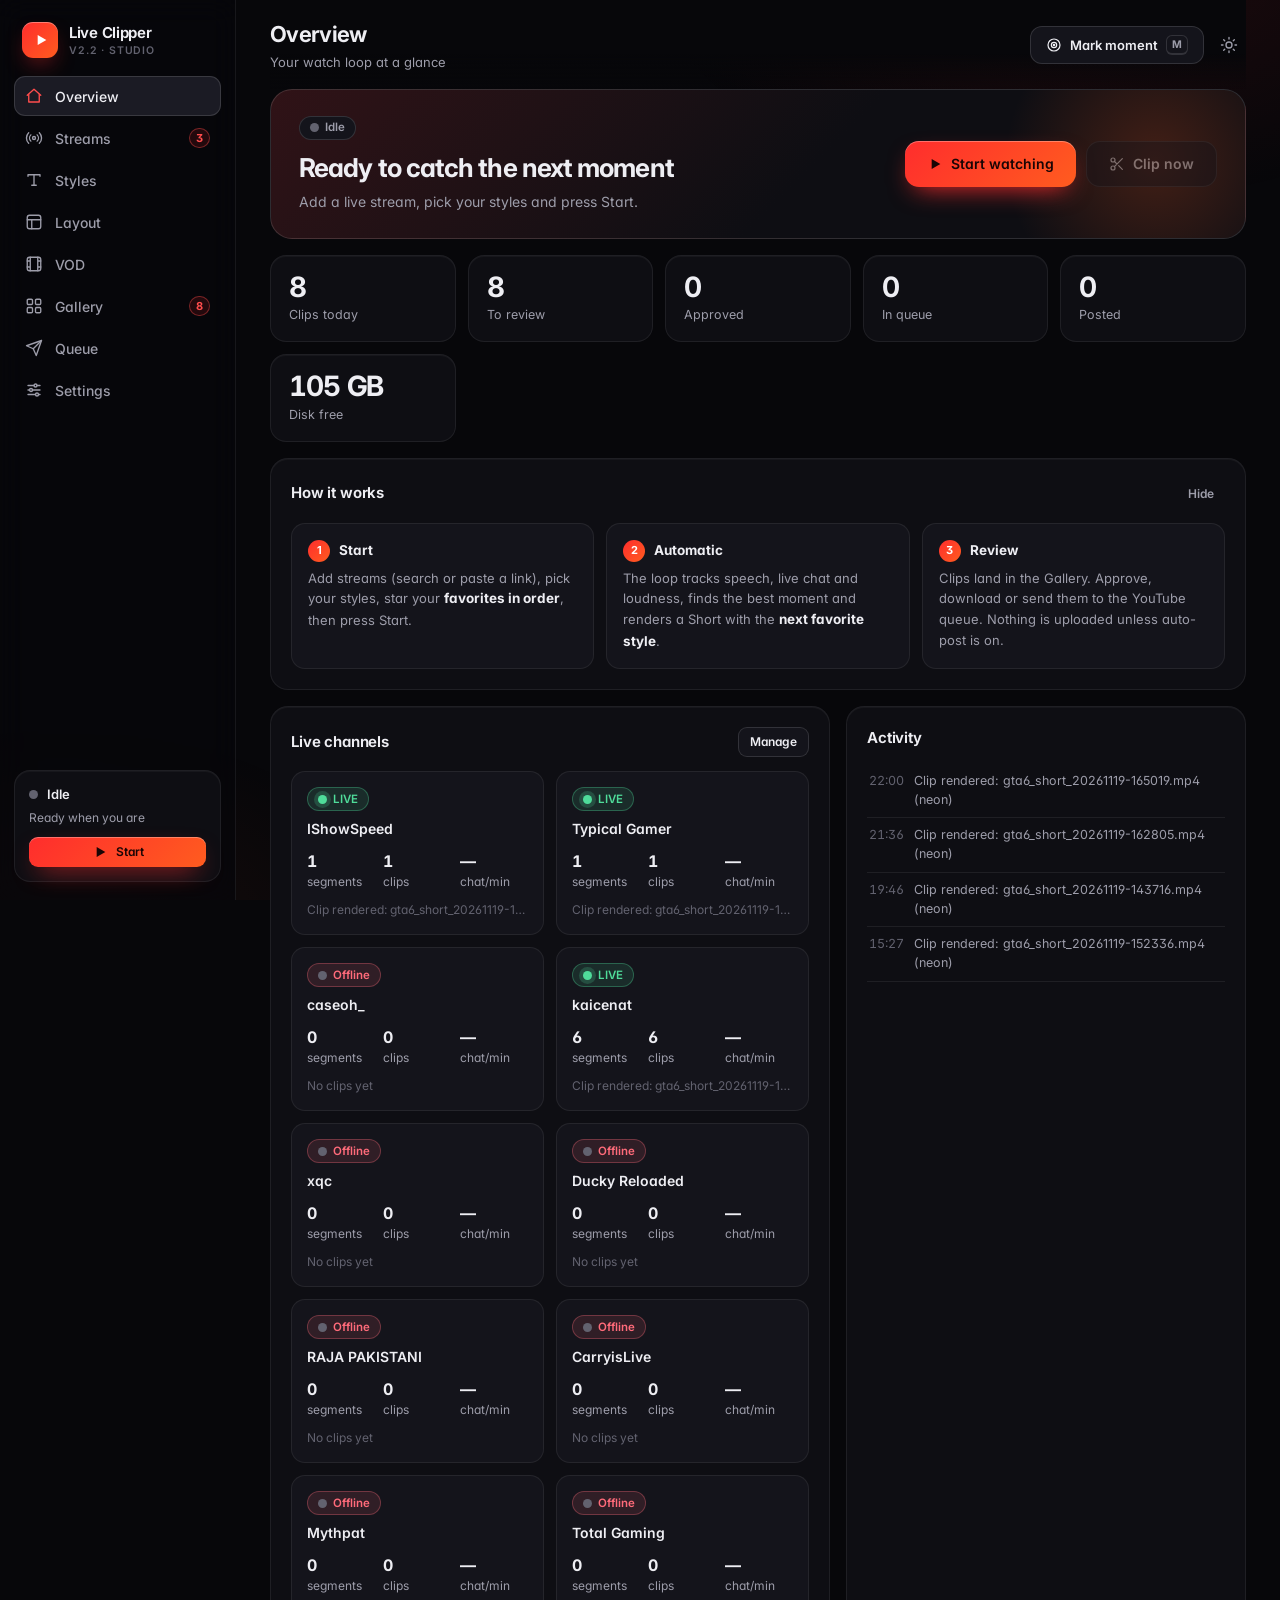
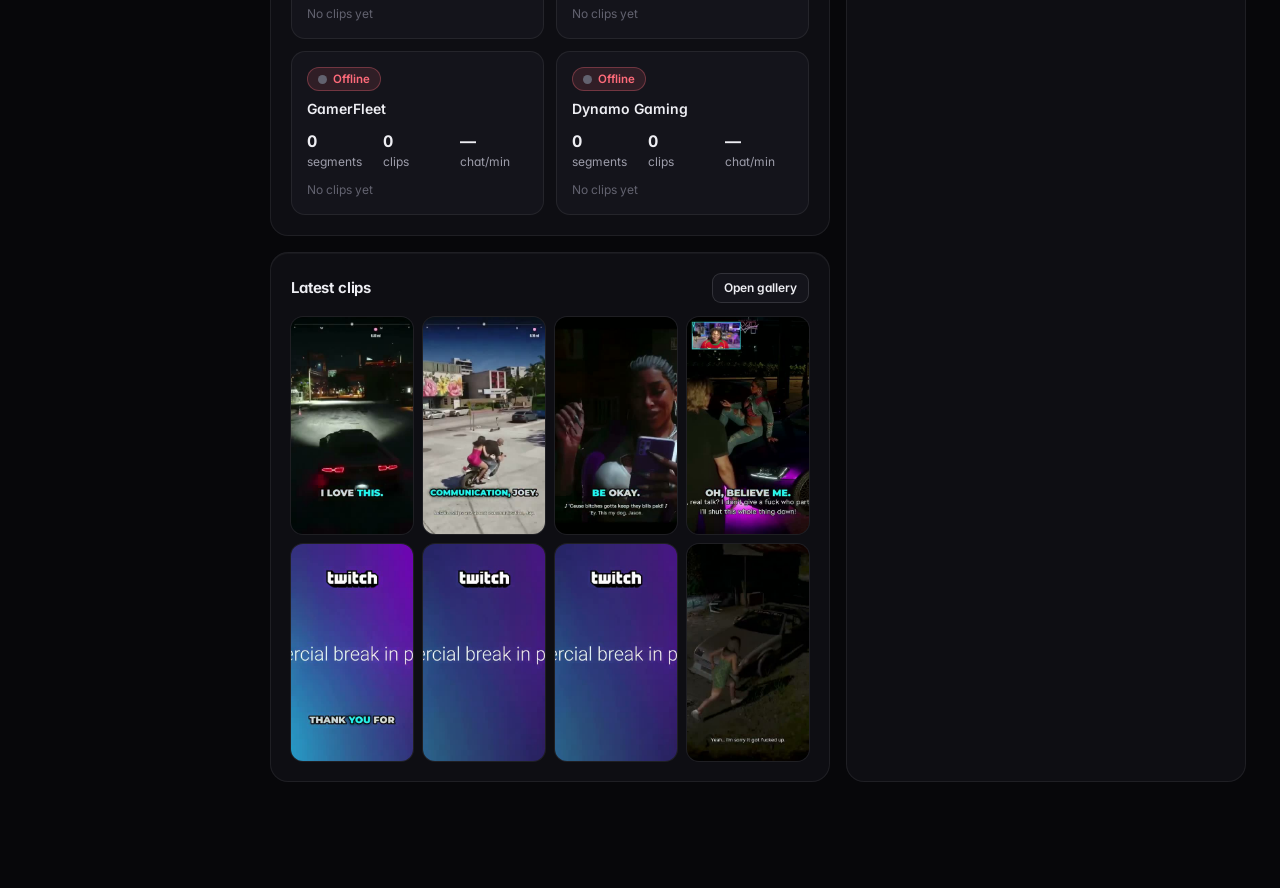
<file: test/theme-preview-red.html>
<!DOCTYPE html>
<html lang="en" data-theme="dark">
<head>
<meta charset="utf-8">
<meta name="viewport" content="width=device-width, initial-scale=1, viewport-fit=cover">
<title>Live Clipper</title>
<link rel="icon" href="data:image/svg+xml,%3Csvg xmlns='http://www.w3.org/2000/svg' viewBox='0 0 64 64'%3E%3Cdefs%3E%3ClinearGradient id='g' x1='0' y1='0' x2='1' y2='1'%3E%3Cstop offset='0' stop-color='%23ff2d2d'/%3E%3Cstop offset='1' stop-color='%23ff5c1f'/%3E%3C/linearGradient%3E%3C/defs%3E%3Crect width='64' height='64' rx='16' fill='url(%23g)'/%3E%3Cpath d='M25 20v24l20-12z' fill='white'/%3E%3C/svg%3E">
<link rel="preconnect" href="https://fonts.googleapis.com">
<link rel="preconnect" href="https://fonts.gstatic.com" crossorigin>
<link href="https://fonts.googleapis.com/css2?family=Inter:wght@400;500;600;700&display=swap" rel="stylesheet">
<style>
  /* Live Clipper UI v2.2 — element ids and /api/* paths are the contract with dashboard.py */
  :root, [data-theme="dark"] {
    --bg:#07070a; --glow:rgba(255,45,45,.10); --glow2:rgba(255,92,31,.07);
    --panel:#0e0e13; --panel2:#14141b; --panel3:#1b1b24;
    --line:rgba(255,255,255,.07); --line2:rgba(255,255,255,.13);
    --text:#eeeef3; --muted:#9d9daa; --faint:#62626f;
    --a1:#ff2d2d; --a2:#ff5c1f; --accent:#ff4d4d; --accent-ink:#1a0505;
    --soft:rgba(255,45,45,.12); --softline:rgba(255,77,77,.40);
    --ok:#4fdc9a; --bad:#ff6b7a; --warn:#ffc56b; --info:#5ad7ff;
    --shadow:0 28px 70px -24px rgba(0,0,0,.75); --hl:rgba(255,255,255,.04); --scrim:rgba(3,3,6,.72);
  }
  [data-theme="light"] {
    --bg:#f6f5f9; --glow:rgba(255,45,45,.10); --glow2:rgba(255,92,31,.08);
    --panel:#ffffff; --panel2:#f3f2f7; --panel3:#eae9f0;
    --line:rgba(20,10,40,.08); --line2:rgba(20,10,40,.15);
    --text:#15131c; --muted:#5e5b6b; --faint:#9b98a8;
    --a1:#d50000; --a2:#e64a19; --accent:#c62828; --accent-ink:#ffffff;
    --soft:rgba(213,0,0,.08); --softline:rgba(198,40,40,.33);
    --ok:#0f9d58; --bad:#d93a4c; --warn:#b97a0c; --info:#0a7fb0;
    --shadow:0 28px 70px -30px rgba(40,20,70,.3); --hl:rgba(255,255,255,.9); --scrim:rgba(25,15,45,.45);
  }
  :root { --r:18px; --r2:12px; --ease:cubic-bezier(.22,1,.36,1); --font:"Inter",system-ui,-apple-system,"Segoe UI",Roboto,sans-serif; }
  *{box-sizing:border-box} html{color-scheme:dark} [data-theme="light"]{color-scheme:light}
  body{margin:0;font:14px/1.5 var(--font);background:var(--bg);color:var(--text);-webkit-font-smoothing:antialiased;font-feature-settings:"cv11","ss01";min-height:100vh}
  body::before{content:"";position:fixed;inset:0;z-index:-1;pointer-events:none;background:radial-gradient(50% 40% at 85% -5%,var(--glow),transparent 70%),radial-gradient(40% 35% at 5% 105%,var(--glow2),transparent 70%)}
  ::selection{background:var(--a1);color:#fff}
  ::-webkit-scrollbar{width:10px;height:10px}::-webkit-scrollbar-thumb{background:var(--line2);border-radius:99px;border:3px solid transparent;background-clip:content-box}
  button,input,select,textarea{font:inherit;color:inherit}
  svg{display:block}.ic{width:18px;height:18px;flex:none}
  .num{font-variant-numeric:tabular-nums}.hidden{display:none!important}.muted{color:var(--muted)}.faint{color:var(--faint)}
  .ok{color:var(--ok)}.bad{color:var(--bad)}.warn{color:var(--warn)}

  button{cursor:pointer;border:0;background:none;transition:background .18s,color .18s,border-color .18s,transform .16s var(--ease),box-shadow .2s var(--ease),opacity .2s}
  button:active:not(:disabled){transform:scale(.97)} button:disabled{opacity:.4;cursor:default}
  :focus-visible{outline:2px solid var(--accent);outline-offset:2px}
  .btn{display:inline-flex;align-items:center;justify-content:center;gap:8px;height:38px;padding:0 15px;border-radius:12px;font-weight:600;font-size:13px;white-space:nowrap;text-decoration:none;color:var(--text)}
  .btn .ic{width:16px;height:16px}
  .btn-primary{color:var(--accent-ink);background:linear-gradient(135deg,var(--a1),var(--a2));box-shadow:0 1px 0 rgba(255,255,255,.3) inset,0 10px 26px -10px var(--a1)}
  [data-theme="light"] .btn-primary{color:#fff}
  .btn-primary:hover:not(:disabled){transform:translateY(-1px);box-shadow:0 1px 0 rgba(255,255,255,.35) inset,0 16px 32px -12px var(--a1)}
  .btn-ghost{background:var(--panel2);border:1px solid var(--line2)} .btn-ghost:hover:not(:disabled){background:var(--panel3)}
  .btn-quiet{color:var(--muted)} .btn-quiet:hover:not(:disabled){color:var(--text);background:var(--panel2)}
  .btn-danger{background:color-mix(in srgb,var(--bad) 14%,transparent);color:var(--bad);border:1px solid color-mix(in srgb,var(--bad) 35%,transparent)}
  .btn-danger:hover:not(:disabled){background:color-mix(in srgb,var(--bad) 24%,transparent)}
  .btn-sm{height:30px;padding:0 11px;font-size:12px;border-radius:9px}.btn-lg{height:46px;padding:0 22px;font-size:14px;border-radius:14px}
  .ibtn{width:34px;height:34px;border-radius:10px;display:inline-grid;place-items:center;color:var(--muted);border:1px solid transparent}
  .ibtn:hover:not(:disabled){color:var(--text);background:var(--panel2);border-color:var(--line)}
  .ibtn.on-ok{color:var(--ok);background:color-mix(in srgb,var(--ok) 14%,transparent)} .ibtn.on-bad{color:var(--bad);background:color-mix(in srgb,var(--bad) 14%,transparent)}

  /* ---------- shell ---------- */
  .shell{display:grid;grid-template-columns:236px minmax(0,1fr);min-height:100vh}
  aside.side{position:sticky;top:0;height:100vh;display:flex;flex-direction:column;padding:18px 14px;border-right:1px solid var(--line);background:color-mix(in srgb,var(--bg) 70%,transparent);backdrop-filter:blur(14px)}
  .brand{display:flex;align-items:center;gap:11px;padding:4px 8px 18px;cursor:pointer;user-select:none}
  .logo{width:36px;height:36px;border-radius:11px;display:grid;place-items:center;background:linear-gradient(135deg,var(--a1),var(--a2));box-shadow:0 1px 0 rgba(255,255,255,.35) inset,0 10px 24px -10px var(--a1);color:#fff}
  .logo .ic{width:16px;height:16px;margin-left:2px}
  .brand b{display:block;font-size:15px;font-weight:650;letter-spacing:-.02em}.brand small{display:block;color:var(--faint);font-size:10.5px;letter-spacing:.08em;text-transform:uppercase;font-weight:600;margin-top:-2px}
  nav.menu{display:flex;flex-direction:column;gap:2px;flex:1;overflow:auto}
  .nav{display:flex;align-items:center;gap:12px;height:40px;padding:0 11px;border-radius:11px;color:var(--muted);font-weight:500;cursor:pointer;position:relative;text-decoration:none}
  .nav:hover{color:var(--text);background:var(--panel2)}
  .nav.on{color:var(--text);background:var(--panel3);box-shadow:inset 0 0 0 1px var(--line2)}
  .nav.on .ic{color:var(--accent)}
  .nav .badge{margin-left:auto;min-width:20px;height:20px;padding:0 6px;border-radius:99px;font-size:11px;font-weight:700;display:grid;place-items:center;background:var(--soft);color:var(--accent);border:1px solid var(--softline)}
  .runcard{margin-top:12px;padding:14px;border-radius:16px;background:var(--panel);border:1px solid var(--line);box-shadow:inset 0 1px 0 var(--hl)}
  .runstate{display:flex;align-items:center;gap:9px;font-weight:600;font-size:13px}
  .dot{width:9px;height:9px;border-radius:50%;background:var(--faint);flex:none}
  .dot.live{background:var(--ok);box-shadow:0 0 0 4px color-mix(in srgb,var(--ok) 20%,transparent);animation:pulse 1.8s infinite}
  .dot.off{background:var(--bad)}
  @keyframes pulse{50%{box-shadow:0 0 0 7px color-mix(in srgb,var(--ok) 6%,transparent)}}
  .runcard small{display:block;color:var(--muted);font-size:12px;margin:5px 0 10px}
  main.main{min-width:0;padding:0 34px 90px}
  .topbar{position:sticky;top:0;z-index:20;display:flex;align-items:center;gap:14px;padding:18px 0 16px;background:linear-gradient(var(--bg) 60%,transparent)}
  .topbar h1{margin:0;font-size:22px;letter-spacing:-.03em;font-weight:680}.topbar p{margin:2px 0 0;color:var(--muted);font-size:13px}
  .topbar .sp{flex:1}.topbar .grp{display:flex;gap:8px;align-items:center}
  .kbd{display:inline-grid;place-items:center;min-width:20px;height:20px;padding:0 5px;font-size:10.5px;font-weight:700;color:var(--muted);border:1px solid var(--line2);border-bottom-width:2px;border-radius:6px;background:var(--panel2)}
  .page{display:none;animation:up .4s var(--ease)}.page.on{display:block}
  @keyframes up{from{opacity:0;transform:translateY(10px)}to{opacity:1;transform:none}}

  /* ---------- primitives ---------- */
  .panel{background:var(--panel);border:1px solid var(--line);border-radius:var(--r);padding:20px;box-shadow:inset 0 1px 0 var(--hl);margin-bottom:16px}
  .panel>h2,.ph h2{margin:0;font-size:15px;font-weight:650;letter-spacing:-.01em}
  .ph{display:flex;align-items:center;justify-content:space-between;gap:12px;margin-bottom:14px;flex-wrap:wrap}
  .sub{color:var(--muted);font-size:13px;line-height:1.6;margin:4px 0 0}
  .label{font-size:11px;font-weight:600;letter-spacing:.09em;text-transform:uppercase;color:var(--faint);margin:0 0 10px}
  .row{display:flex;gap:10px;flex-wrap:wrap;align-items:center}
  .input,select.input{height:40px;padding:0 13px;border-radius:12px;border:1px solid var(--line2);background:var(--panel2);color:var(--text);outline:none;min-width:0;transition:border-color .2s,box-shadow .2s}
  .input::placeholder{color:var(--faint)}.input:focus{border-color:var(--softline);box-shadow:0 0 0 4px var(--soft)}
  select.input{padding-right:30px;appearance:none;-webkit-appearance:none;background-image:url("data:image/svg+xml,%3Csvg xmlns='http://www.w3.org/2000/svg' width='12' height='12' viewBox='0 0 24 24' fill='none' stroke='%239d9daa' stroke-width='2.4' stroke-linecap='round'%3E%3Cpath d='m6 9 6 6 6-6'/%3E%3C/svg%3E");background-repeat:no-repeat;background-position:right 11px center}
  select.input option{background:var(--panel2);color:var(--text)}
  .grow{flex:1;min-width:200px}
  .seg{display:inline-flex;gap:2px;padding:3px;border-radius:12px;background:var(--panel2);border:1px solid var(--line2);max-width:100%;overflow-x:auto;scrollbar-width:none}
  .seg::-webkit-scrollbar{display:none}
  .seg button{height:30px;padding:0 13px;border-radius:9px;font-size:12.5px;font-weight:600;color:var(--muted);white-space:nowrap;display:inline-flex;align-items:center;gap:7px}
  .seg button:hover{color:var(--text)}.seg button.on{color:var(--text);background:var(--panel3);box-shadow:0 1px 2px rgba(0,0,0,.35),0 0 0 1px var(--line2)}
  .seg .n{font-size:11px;color:var(--faint);font-weight:700}
  .pill{display:inline-flex;align-items:center;gap:6px;height:24px;padding:0 10px;border-radius:99px;font-size:11.5px;font-weight:600;background:var(--panel2);border:1px solid var(--line2);color:var(--muted);white-space:nowrap}
  .pill.ok{color:var(--ok);background:color-mix(in srgb,var(--ok) 12%,transparent);border-color:color-mix(in srgb,var(--ok) 32%,transparent)}
  .pill.bad{color:var(--bad);background:color-mix(in srgb,var(--bad) 12%,transparent);border-color:color-mix(in srgb,var(--bad) 32%,transparent)}
  .pill.warn{color:var(--warn);background:color-mix(in srgb,var(--warn) 12%,transparent);border-color:color-mix(in srgb,var(--warn) 32%,transparent)}
  .pill.acc{color:var(--accent);background:var(--soft);border-color:var(--softline)}
  .switch{display:inline-flex;align-items:center;gap:10px;cursor:pointer;user-select:none;font-weight:500}
  .switch input{appearance:none;-webkit-appearance:none;width:38px;height:22px;border-radius:99px;background:var(--panel3);border:1px solid var(--line2);position:relative;cursor:pointer;margin:0;transition:background .2s}
  .switch input::after{content:"";position:absolute;top:2px;left:2px;width:16px;height:16px;border-radius:50%;background:var(--muted);transition:transform .25s var(--ease),background .2s}
  .switch input:checked{background:linear-gradient(135deg,var(--a1),var(--a2));border-color:transparent}.switch input:checked::after{transform:translateX(16px);background:#fff}
  input[type=range]{accent-color:var(--a1);height:30px}
  .banner{display:flex;gap:12px;align-items:flex-start;padding:13px 15px;border-radius:14px;font-size:13px;line-height:1.55;margin-bottom:16px;border:1px solid var(--line2);background:var(--panel2)}
  .banner.warn{background:color-mix(in srgb,var(--warn) 9%,transparent);border-color:color-mix(in srgb,var(--warn) 30%,transparent)}
  .banner.okb{background:color-mix(in srgb,var(--ok) 9%,transparent);border-color:color-mix(in srgb,var(--ok) 30%,transparent)}
  .banner .ic{margin-top:2px}
  .empty{padding:34px 18px;text-align:center;color:var(--faint);font-size:13.5px;line-height:1.7}
  .empty b{display:block;color:var(--muted);font-size:15px;margin-bottom:4px}
  .spin{width:16px;height:16px;border-radius:50%;border:2px solid var(--line2);border-top-color:var(--accent);animation:sp .8s linear infinite;display:inline-block;vertical-align:-3px}
  @keyframes sp{to{transform:rotate(360deg)}}
  .site{display:inline-flex;align-items:center;gap:6px;font-size:11px;font-weight:700;letter-spacing:.04em;text-transform:uppercase;color:var(--muted)}
  .site i{width:7px;height:7px;border-radius:50%;background:var(--faint)}.site.youtube i{background:#ff4343}.site.twitch i{background:#9d6bff}.site.kick i{background:#53fc18}

  /* ---------- overview ---------- */
  .hero{position:relative;overflow:hidden;display:flex;align-items:center;justify-content:space-between;gap:20px;padding:26px 28px;border-radius:22px;background:linear-gradient(135deg,color-mix(in srgb,var(--a1) 14%,var(--panel)),var(--panel) 55%);border:1px solid var(--line2);margin-bottom:16px;flex-wrap:wrap}
  .hero::after{content:"";position:absolute;right:-60px;top:-80px;width:300px;height:300px;border-radius:50%;background:radial-gradient(closest-side,color-mix(in srgb,var(--a2) 22%,transparent),transparent);pointer-events:none}
  .hero h2{margin:8px 0 4px;font-size:26px;letter-spacing:-.035em;font-weight:700}.hero p{margin:0;color:var(--muted)}
  .hero .acts{display:flex;gap:10px;position:relative;z-index:1;flex-wrap:wrap}
  .tiles{display:grid;grid-template-columns:repeat(auto-fit,minmax(170px,1fr));gap:12px;margin-bottom:16px}
  .tile{padding:16px 18px;border-radius:16px;background:var(--panel);border:1px solid var(--line);box-shadow:inset 0 1px 0 var(--hl)}
  .tile .v{font-size:28px;font-weight:700;letter-spacing:-.04em;line-height:1.1}.tile .l{color:var(--muted);font-size:12.5px;margin-top:4px}
  .steps{display:grid;grid-template-columns:repeat(auto-fit,minmax(230px,1fr));gap:12px}
  .step{padding:16px;border-radius:14px;background:var(--panel2);border:1px solid var(--line);font-size:13px;color:var(--muted);line-height:1.6}
  .step b{display:flex;align-items:center;gap:9px;color:var(--text);font-size:13.5px;margin-bottom:6px}
  .step b span{width:22px;height:22px;border-radius:50%;display:grid;place-items:center;font-size:11px;background:linear-gradient(135deg,var(--a1),var(--a2));color:#fff}
  .two{display:grid;grid-template-columns:minmax(0,1.4fr) minmax(0,1fr);gap:16px}
  @media(max-width:1100px){.two{grid-template-columns:1fr}}
  .chans{display:grid;grid-template-columns:repeat(auto-fill,minmax(250px,1fr));gap:12px}
  .chan{padding:15px;border-radius:14px;background:var(--panel2);border:1px solid var(--line)}
  .chan .n{font-weight:600;white-space:nowrap;overflow:hidden;text-overflow:ellipsis;margin:7px 0 10px}
  .chan .st{display:grid;grid-template-columns:repeat(3,1fr);gap:8px;font-size:12px;color:var(--muted)}.chan .st b{display:block;color:var(--text);font-size:16px;font-weight:700}
  .chan .ev{margin-top:10px;font-size:12px;color:var(--faint);white-space:nowrap;overflow:hidden;text-overflow:ellipsis}
  .mini{display:grid;grid-template-columns:repeat(auto-fill,minmax(96px,1fr));gap:10px}
  .mini .m{position:relative;aspect-ratio:9/16;border-radius:12px;overflow:hidden;cursor:pointer;background:var(--panel3);box-shadow:0 0 0 1px var(--line)}
  .mini .m img{width:100%;height:100%;object-fit:cover}.mini .m:hover{box-shadow:0 0 0 1px var(--softline)}
  #events{max-height:300px;overflow:auto;font-size:12.5px}
  #events .ev{display:flex;gap:10px;padding:8px 2px;border-bottom:1px solid var(--line);color:var(--muted)}#events .ev time{color:var(--faint);font-variant-numeric:tabular-nums;flex:none}

  /* ---------- streams ---------- */
  .results{display:grid;grid-template-columns:repeat(auto-fill,minmax(250px,1fr));gap:16px;margin-top:16px}
  .rc{border-radius:14px;overflow:hidden;background:var(--panel2);border:1px solid var(--line);display:flex;flex-direction:column}
  .rc .th{position:relative;aspect-ratio:16/9;background:var(--panel3)}.rc .th img{width:100%;height:100%;object-fit:cover}
  .rc .live{position:absolute;left:8px;top:8px;display:inline-flex;gap:6px;align-items:center;height:22px;padding:0 9px;border-radius:99px;font-size:10.5px;font-weight:800;letter-spacing:.06em;background:#e5304f;color:#fff}
  .rc .live i{width:6px;height:6px;border-radius:50%;background:#fff}
  .rc .bd{padding:12px 13px 13px;display:flex;flex-direction:column;gap:6px;flex:1}
  .rc .t{font-weight:600;font-size:13.5px;line-height:1.4;display:-webkit-box;-webkit-line-clamp:2;-webkit-box-orient:vertical;overflow:hidden}
  .rc .mt{font-size:12px;color:var(--muted);display:flex;gap:8px;flex-wrap:wrap;align-items:center;margin-bottom:6px}
  #watch-list{display:flex;flex-direction:column;gap:8px}
  .wl{display:flex;align-items:center;gap:12px;padding:11px 13px;border-radius:12px;background:var(--panel2);border:1px solid var(--line)}
  .wl .u{flex:1;min-width:0;white-space:nowrap;overflow:hidden;text-overflow:ellipsis;font-weight:500}
  .setup{display:grid;grid-template-columns:repeat(auto-fit,minmax(200px,1fr));gap:16px 18px}
  .fld{display:flex;flex-direction:column;gap:7px}.fld>span{font-size:12px;font-weight:600;color:var(--muted);display:flex;justify-content:space-between}
  .fld select,.fld input[type=number]{width:100%}
  .group-t{grid-column:1/-1;margin:6px 0 -4px;padding-top:12px;border-top:1px solid var(--line)}.group-t:first-child{border:0;padding:0;margin-top:0}
  .actionbar{position:sticky;bottom:14px;z-index:15;display:flex;gap:10px;align-items:center;flex-wrap:wrap;padding:12px 14px;border-radius:18px;background:color-mix(in srgb,var(--panel) 88%,transparent);backdrop-filter:blur(16px);border:1px solid var(--line2);box-shadow:var(--shadow)}
  table.t{width:100%;border-collapse:collapse;font-size:13px}
  table.t th{text-align:left;font-size:11px;letter-spacing:.07em;text-transform:uppercase;color:var(--faint);font-weight:600;padding:8px 10px}
  table.t td{padding:11px 10px;border-top:1px solid var(--line);vertical-align:middle}
  .tablewrap{overflow-x:auto}

  /* ---------- styles + layout ---------- */
  .rot{display:flex;gap:8px;flex-wrap:wrap;align-items:center;min-height:42px}
  .rchip{display:inline-flex;align-items:center;gap:6px;height:34px;padding:0 6px 0 12px;border-radius:99px;background:var(--soft);border:1px solid var(--softline);font-weight:600;font-size:12.5px}
  .rchip em{font-style:normal;color:var(--accent);font-weight:800}.rchip .ibtn{width:24px;height:24px;border-radius:99px}.rchip .ic{width:13px;height:13px}
  .sg{display:grid;grid-template-columns:repeat(auto-fill,minmax(200px,1fr));gap:14px}
  .sc{border-radius:16px;overflow:hidden;background:var(--panel);border:1px solid var(--line);transition:border-color .2s,transform .3s var(--ease),box-shadow .3s}
  .sc:hover{border-color:var(--line2);transform:translateY(-3px);box-shadow:var(--shadow)}.sc.fav{border-color:var(--softline)}
  .sc .vid{position:relative;background:#000;aspect-ratio:9/13;overflow:hidden}.sc video{width:100%;height:100%;object-fit:cover;object-position:50% 85%;display:block}
  .sc .ord{position:absolute;left:9px;top:9px}
  .sc .bd{padding:12px 13px 13px}.sc .nm{font-weight:650;letter-spacing:-.01em}.sc .ds{font-size:12px;color:var(--muted);line-height:1.5;min-height:36px;margin:3px 0 4px}.sc .sr{font-size:11px;color:var(--faint)}
  .sc .ft{display:flex;gap:6px;align-items:center;margin-top:10px}
  .starbtn{flex:1}.starbtn.on{color:var(--accent-ink);background:linear-gradient(135deg,var(--a1),var(--a2));border-color:transparent}
  .pg{display:grid;grid-template-columns:repeat(auto-fill,minmax(168px,1fr));gap:14px}
  .pc{cursor:pointer;border-radius:14px;overflow:hidden;background:var(--panel2);border:1px solid var(--line);transition:all .25s var(--ease);text-align:left;display:block;width:100%}
  .pc:hover{transform:translateY(-3px);border-color:var(--line2)}.pc.sel{border-color:var(--a1);box-shadow:0 0 0 3px var(--soft)}
  .pc img{width:100%;display:block;aspect-ratio:9/16;object-fit:cover;object-position:top;background:var(--panel3)}
  .pc .a{display:grid;place-items:center;aspect-ratio:9/16;background:linear-gradient(160deg,var(--panel3),var(--panel2));color:var(--muted);font-weight:700}
  .pc .bd{padding:10px 12px 12px}.pc b{display:block;font-size:13px}.pc span{display:block;font-size:11.5px;color:var(--muted);line-height:1.45;margin-top:2px}
  .layout-out{display:flex;gap:18px;align-items:flex-start;flex-wrap:wrap;margin-top:16px}.layout-out img{width:min(380px,100%);border-radius:14px;box-shadow:0 0 0 1px var(--line2),var(--shadow)}
  .savebar{position:sticky;bottom:14px;z-index:15;display:none;align-items:center;gap:12px;padding:12px 16px;border-radius:16px;background:color-mix(in srgb,var(--panel) 90%,transparent);backdrop-filter:blur(16px);border:1px solid var(--softline);box-shadow:var(--shadow);margin-top:16px}
  .savebar.on{display:flex;animation:up .3s var(--ease)}

  /* ---------- gallery ---------- */
  .gal{display:grid;grid-template-columns:repeat(auto-fill,minmax(200px,1fr));gap:18px}
  .gc{display:flex;flex-direction:column;border-radius:16px;overflow:hidden;background:var(--panel);border:1px solid var(--line);transition:transform .3s var(--ease),border-color .2s,box-shadow .3s}
  .gc:hover{transform:translateY(-3px);border-color:var(--line2);box-shadow:var(--shadow)}.gc.sel{border-color:var(--a1);box-shadow:0 0 0 3px var(--soft)}
  .gc .po{position:relative;aspect-ratio:9/16;background:var(--panel3);cursor:pointer;overflow:hidden}
  .gc .po img{width:100%;height:100%;object-fit:cover;transition:transform .6s var(--ease)}.gc:hover .po img{transform:scale(1.04)}
  .gc .po::after{content:"";position:absolute;inset:0;background:linear-gradient(transparent 55%,rgba(0,0,0,.6))}
  .gc .pl{position:absolute;inset:0;display:grid;place-items:center;opacity:0;transition:opacity .25s;z-index:2}.gc:hover .pl{opacity:1}
  .gc .pl span{width:50px;height:50px;border-radius:50%;display:grid;place-items:center;background:rgba(10,10,14,.6);backdrop-filter:blur(8px);color:#fff;border:1px solid rgba(255,255,255,.2)}
  .gc .tg{position:absolute;left:9px;top:9px;z-index:2;display:flex;gap:6px;flex-wrap:wrap}
  .gc .du{position:absolute;right:9px;bottom:9px;z-index:2;padding:2px 7px;border-radius:7px;font-size:11px;font-weight:700;color:#fff;background:rgba(8,8,12,.7)}
  .gc .ck{position:absolute;right:9px;top:9px;z-index:3;width:24px;height:24px;border-radius:8px;border:1.5px solid rgba(255,255,255,.7);background:rgba(8,8,12,.45);display:none;place-items:center;color:#fff}
  .selmode .gc .ck{display:grid}.gc.sel .ck{background:linear-gradient(135deg,var(--a1),var(--a2));border-color:transparent}
  .gc .bd{padding:11px 12px 12px;display:flex;flex-direction:column;gap:6px}
  .gc .t{font-weight:600;font-size:13px;line-height:1.4;display:-webkit-box;-webkit-line-clamp:2;-webkit-box-orient:vertical;overflow:hidden;min-height:36px}
  .gc .mt{display:flex;gap:6px;flex-wrap:wrap;font-size:11.5px;color:var(--muted)}
  .gc .ac{display:flex;gap:2px;margin:2px -4px -4px}
  .tbar{display:flex;gap:10px;align-items:center;flex-wrap:wrap;margin-bottom:16px}
  .bulk{display:none;align-items:center;gap:8px;padding:8px 12px;border-radius:14px;background:var(--soft);border:1px solid var(--softline)}.bulk.on{display:flex}

  /* ---------- modal ---------- */
  .scrim{position:fixed;inset:0;z-index:80;background:var(--scrim);backdrop-filter:blur(8px);display:none;align-items:center;justify-content:center;padding:18px}.scrim.on{display:flex;animation:up .2s var(--ease)}
  .viewer{display:grid;grid-template-columns:minmax(0,380px) minmax(0,1fr);gap:0;width:min(940px,100%);max-height:94vh;background:var(--panel);border:1px solid var(--line2);border-radius:24px;overflow:hidden;box-shadow:var(--shadow)}
  .viewer .pv{background:#000;display:grid;place-items:center;min-height:300px;position:relative}.viewer video{width:100%;max-height:94vh;display:block;aspect-ratio:9/16;object-fit:contain;background:#000}
  .viewer .nv{position:absolute;top:50%;transform:translateY(-50%);width:38px;height:38px;border-radius:50%;background:rgba(10,10,14,.6);backdrop-filter:blur(8px);color:#fff;display:grid;place-items:center;z-index:3;border:1px solid rgba(255,255,255,.18)}
  .viewer .nv.l{left:10px}.viewer .nv.r{right:10px}
  .viewer .info{padding:24px;overflow:auto;max-height:94vh;display:flex;flex-direction:column;gap:14px}
  .viewer h3{margin:0;font-size:19px;letter-spacing:-.025em;line-height:1.3}
  .cp{display:flex;align-items:center;gap:10px;padding:9px 11px;border-radius:11px;background:var(--panel2);border:1px solid var(--line);font-size:13px}.cp span{flex:1;min-width:0;overflow-wrap:anywhere}
  .scr{white-space:pre-wrap;font-size:12.5px;color:var(--muted);background:var(--panel2);border:1px solid var(--line);border-radius:12px;padding:12px;max-height:150px;overflow:auto;line-height:1.6}
  .modal{width:min(440px,100%);background:var(--panel);border:1px solid var(--line2);border-radius:22px;padding:24px;box-shadow:var(--shadow)}.modal h3{margin:0 0 6px;font-size:17px}.modal p{margin:0 0 18px;color:var(--muted)}.modal .foot{display:flex;gap:10px;justify-content:flex-end}
  @media(max-width:760px){.viewer{grid-template-columns:1fr;overflow:auto}.viewer .pv{max-height:62vh}.viewer video{max-height:62vh}}
  #toasts{position:fixed;bottom:24px;left:50%;transform:translateX(-50%);z-index:100;display:flex;flex-direction:column;gap:8px;align-items:center;pointer-events:none}
  .toast{display:flex;align-items:center;gap:10px;padding:11px 16px;max-width:min(560px,92vw);border-radius:13px;font-size:13px;font-weight:500;background:var(--panel3);border:1px solid var(--line2);box-shadow:var(--shadow);animation:up .3s var(--ease);pointer-events:auto}
  .toast i{width:8px;height:8px;border-radius:50%;background:var(--accent);flex:none}.toast.ok i{background:var(--ok)}.toast.err i{background:var(--bad)}

  /* ---------- settings ---------- */
  .checks{display:grid;grid-template-columns:repeat(auto-fill,minmax(250px,1fr));gap:10px}
  .chk{display:flex;align-items:center;gap:11px;padding:11px 13px;border-radius:12px;background:var(--panel2);border:1px solid var(--line)}
  .chk .d{flex:1;min-width:0}.chk b{display:block;font-size:13px}.chk small{display:block;color:var(--faint);font-size:11.5px;white-space:nowrap;overflow:hidden;text-overflow:ellipsis}
  .kv{display:grid;grid-template-columns:150px 1fr;gap:8px 14px;font-size:13px}.kv dt{color:var(--muted)}.kv dd{margin:0;word-break:break-all}
  .keys{display:grid;grid-template-columns:auto 1fr;gap:9px 14px;font-size:13px;align-items:center}

  /* ---------- responsive ---------- */
  @media(max-width:1100px){.shell{grid-template-columns:72px minmax(0,1fr)}.brand div,.nav span.l,.runcard small,.runcard .runstate span,.nav .badge{display:none}.nav{justify-content:center;padding:0}.brand{justify-content:center;padding-bottom:14px}.runcard{padding:10px;display:grid;place-items:center}.runcard .btn{padding:0;width:38px}.runcard .btn span{display:none}main.main{padding:0 22px 90px}}
  @media(max-width:760px){.shell{grid-template-columns:1fr}aside.side{position:fixed;top:auto;bottom:0;left:0;right:0;height:auto;z-index:40;flex-direction:row;padding:6px 8px calc(6px + env(safe-area-inset-bottom));border-right:0;border-top:1px solid var(--line);background:color-mix(in srgb,var(--bg) 92%,transparent)}.brand,.runcard{display:none}nav.menu{flex-direction:row;overflow-x:auto;gap:2px}.nav{flex:1;min-width:52px;height:44px}main.main{padding:0 14px 96px}.topbar h1{font-size:19px}.topbar .hide-m{display:none}.hero h2{font-size:21px}.actionbar{bottom:70px}.savebar{bottom:70px}#toasts{bottom:84px}}
  @media(prefers-reduced-motion:reduce){*{animation-duration:.01ms!important;transition-duration:.01ms!important}}
</style>
</head>
<body>
<div class="shell">
  <aside class="side">
    <div class="brand" id="brand"><div class="logo"><i data-ic="play"></i></div><div><b>Live Clipper</b><small>v2.2 · Studio</small></div></div>
    <nav class="menu" id="menu">
      <a class="nav" href="#/overview" data-page="overview"><i data-ic="home"></i><span class="l">Overview</span></a>
      <a class="nav" href="#/streams" data-page="streams"><i data-ic="radio"></i><span class="l">Streams</span><b class="badge hidden" id="bd-streams">0</b></a>
      <a class="nav" href="#/styles" data-page="styles"><i data-ic="type"></i><span class="l">Styles</span></a>
      <a class="nav" href="#/layout" data-page="layout"><i data-ic="layout"></i><span class="l">Layout</span></a>
      <a class="nav" href="#/vod" data-page="vod"><i data-ic="film"></i><span class="l">VOD</span></a>
      <a class="nav" href="#/gallery" data-page="gallery"><i data-ic="grid"></i><span class="l">Gallery</span><b class="badge hidden" id="bd-gallery">0</b></a>
      <a class="nav" href="#/queue" data-page="queue"><i data-ic="send"></i><span class="l">Queue</span><b class="badge hidden" id="bd-queue">0</b></a>
      <a class="nav" href="#/settings" data-page="settings"><i data-ic="sliders"></i><span class="l">Settings</span></a>
    </nav>
    <div class="runcard">
      <div class="runstate"><span class="dot" id="side-dot"></span><span id="side-state">Idle</span></div>
      <small id="side-sub">Ready when you are</small>
      <button class="btn btn-primary btn-sm" id="side-toggle" style="width:100%"><i data-ic="play"></i><span>Start</span></button>
    </div>
  </aside>

  <main class="main">
    <div class="topbar">
      <div><h1 id="page-title">Overview</h1><p id="page-sub" class="hide-m"></p></div>
      <div class="sp"></div>
      <div class="grp">
        <button class="btn btn-ghost" id="tb-mark" title="Mark moment (M)"><i data-ic="target"></i><span class="hide-m">Mark moment</span><span class="kbd hide-m">M</span></button>
        <button class="ibtn" id="themeBtn" title="Toggle theme"></button>
      </div>
    </div>

    <!-- ===== OVERVIEW ===== -->
    <section class="page" id="page-overview">
      <div id="health-warn"></div>
      <div class="hero">
        <div style="position:relative;z-index:1">
          <span class="pill" id="hero-pill"><span class="dot" id="hero-dot"></span><span id="hero-state">Idle</span></span>
          <h2 id="hero-title">Ready to catch the next moment</h2>
          <p id="hero-sub">Add a live stream, pick your styles and press Start.</p>
        </div>
        <div class="acts">
          <button class="btn btn-primary btn-lg" id="hero-toggle"><i data-ic="play"></i><span>Start watching</span></button>
          <button class="btn btn-ghost btn-lg" id="hero-clip"><i data-ic="scissors"></i>Clip now</button>
        </div>
      </div>
      <div class="tiles" id="tiles"></div>
      <div class="panel" id="how-panel">
        <div class="ph"><h2>How it works</h2><button class="btn btn-quiet btn-sm" id="how-hide">Hide</button></div>
        <div class="steps">
          <div class="step"><b><span>1</span>Start</b>Add streams (search or paste a link), pick your styles, star your <b style="display:inline;color:var(--text)">favorites in order</b>, then press Start.</div>
          <div class="step"><b><span>2</span>Automatic</b>The loop tracks speech, live chat and loudness, finds the best moment and renders a Short with the <b style="display:inline;color:var(--text)">next favorite style</b>.</div>
          <div class="step"><b><span>3</span>Review</b>Clips land in the Gallery. Approve, download or send them to the YouTube queue. Nothing is uploaded unless auto-post is on.</div>
        </div>
      </div>
      <div class="two">
        <div>
          <div class="panel"><div class="ph"><h2>Live channels</h2><a class="btn btn-ghost btn-sm" href="#/streams">Manage</a></div><div id="ov-chans"></div></div>
          <div class="panel"><div class="ph"><h2>Latest clips</h2><a class="btn btn-ghost btn-sm" href="#/gallery">Open gallery</a></div><div id="ov-clips"></div></div>
        </div>
        <div class="panel"><div class="ph"><h2>Activity</h2></div><div id="events"></div></div>
      </div>
    </section>

    <!-- ===== STREAMS ===== -->
    <section class="page" id="page-streams">
      <div class="panel">
        <div class="ph"><h2>Find live streams</h2>
          <div class="seg" id="find-seg"><button class="on" data-tab="search"><i data-ic="search"></i>Search YouTube</button><button data-tab="paste"><i data-ic="link"></i>Paste link</button></div>
        </div>
        <div id="tab-search">
          <div class="row"><input class="input grow" type="text" id="search-q" placeholder="Search YouTube live: GTA 6 gameplay, GTA V RP..." autocomplete="off"><button class="btn btn-primary" id="search-btn"><i data-ic="search"></i>Search live</button></div>
          <div class="results" id="search-results"></div>
        </div>
        <div id="tab-paste" class="hidden">
          <div class="row"><input class="input grow" type="text" id="paste-url" placeholder="Paste a live link: YouTube, Twitch, Kick or any yt-dlp live URL" autocomplete="off"><button class="btn btn-primary" id="resolve-btn"><i data-ic="plus"></i>Check &amp; add</button></div>
          <div id="resolve-msg" class="sub" style="min-height:22px;margin-top:10px"></div>
        </div>
      </div>
      <div class="panel"><div class="ph"><h2>Watch list</h2><span class="pill" id="wl-count">0 streams</span></div><div id="watch-list"></div></div>
      <div class="panel">
        <div class="ph"><h2>Watch setup</h2><span class="sub" style="margin:0">Saved in this browser. Also used by VOD.</span></div>
        <div class="setup">
          <div class="group-t label">Captions</div>
          <label class="fld"><span>Style</span><select class="input" id="style"><option value="auto">★ Favorites rotation (auto)</option></select></label>
          <label class="fld"><span>Spoken language</span><select class="input" id="language"><option value="auto">Auto-detect</option><option value="en">English</option><option value="hi">Hindi</option><option value="ur">Urdu</option></select></label>
          <label class="fld"><span>Caption script</span><select class="input" id="caption-mode"><option value="auto">Auto (Roman for Urdu/Hindi)</option><option value="hi">Hindi (Devanagari)</option><option value="hi-roman">Hindi (Roman)</option><option value="ur">Urdu (Nastaliq)</option><option value="ur-roman">Urdu (Roman)</option><option value="en">English</option></select></label>
          <div class="group-t label">Framing</div>
          <label class="fld"><span>Crop mode</span><select class="input" id="mode"><option value="game">Game (centre crop)</option><option value="gameplay">Gameplay (game + facecam)</option><option value="facecam">Facecam (follow speaker)</option><option value="doc">Documentary (static per shot)</option></select></label>
          <label class="fld"><span>Resolution</span><select class="input" id="res"><option value="720">720 × 1280 (fast)</option><option value="1080">1080 × 1920 (quality)</option></select></label>
          <label class="fld"><span>Ratio</span><select class="input" id="ratio"><option value="9:16">9:16 vertical (Shorts)</option><option value="1:1">1:1 square</option><option value="4:5">4:5 portrait</option><option value="16:9">16:9 landscape</option></select></label>
          <label class="fld"><span>Facecam</span><select class="input" id="facecam-pos"><option value="auto">Auto (per stream)</option><option value="top-right">Top-right corner</option><option value="top-left">Top-left corner</option><option value="mid-right">Mid-right</option><option value="mid-left">Mid-left</option><option value="top-band">Top band (full width)</option><option value="off">Off</option></select></label>
          <label class="fld"><span>Captions at</span><select class="input" id="caption-pos"><option value="auto">Auto (first free line)</option><option value="bottom">Bottom band</option><option value="seam">Seam (below facecam)</option><option value="top">Top</option></select></label>
          <div class="group-t label">Detection</div>
          <label class="fld"><span>Segment length (min)</span><input class="input" type="number" id="segment-minutes" value="3" min="1" max="10"></label>
          <label class="fld"><span>Loudness trigger <b class="num" id="db-out">-28 dB</b></span><input type="range" id="threshold-db" min="-45" max="-10" step="1" value="-28"></label>
          <div class="fld"><span>Posting</span><label class="switch" style="height:40px"><input type="checkbox" id="post"> Auto-post to YouTube</label></div>
        </div>
      </div>
      <div class="actionbar">
        <button class="btn btn-primary" id="start-btn"><i data-ic="play"></i>Start watching</button>
        <button class="btn btn-danger" id="stop-btn"><i data-ic="stop"></i>Stop</button>
        <button class="btn btn-ghost" id="clip-now-btn"><i data-ic="scissors"></i>Clip now</button>
        <button class="btn btn-ghost" id="mark-btn"><i data-ic="target"></i>Mark moment</button>
        <span id="watch-status" class="muted" style="margin-left:6px"></span>
      </div>
      <div class="panel" style="margin-top:16px"><div class="ph"><h2>Live status</h2></div><div class="tablewrap" id="watch-table"></div></div>
    </section>

    <!-- ===== STYLES ===== -->
    <section class="page" id="page-styles">
      <div class="panel">
        <div class="ph"><div><h2>Favorites rotation</h2><p class="sub">Clip 1 uses favorite 1, clip 2 uses favorite 2, then it cycles. Next up: <b id="next-fav" style="color:var(--text)">none yet</b></p></div>
          <button class="btn btn-ghost btn-sm" id="rebuild-previews-btn"><i data-ic="refresh"></i>Rebuild previews</button></div>
        <div class="rot" id="rot"></div>
      </div>
      <div class="tbar"><input class="input grow" type="text" id="style-filter" placeholder="Filter styles (neon, box, karaoke...)" style="max-width:340px"><span class="sub" style="margin:0" id="style-count"></span></div>
      <div class="sg" id="styles-grid"></div>
      <div class="savebar" id="favbar"><span class="grow" id="favs-msg">You changed the rotation.</span><button class="btn btn-quiet btn-sm" id="favs-discard">Discard</button><button class="btn btn-primary" id="save-favs-btn"><i data-ic="check"></i>Save favorites</button></div>
    </section>

    <!-- ===== LAYOUT ===== -->
    <section class="page" id="page-layout">
      <div class="panel">
        <div class="ph"><div><h2>Facecam position</h2><p class="sub">Drawn on a real GTA frame. Auto checks each stream's own frames and picks the freest spot.</p></div></div>
        <div class="pg" id="facecam-grid"></div>
      </div>
      <div class="panel"><div class="ph"><h2>Caption position</h2></div><div class="pg" id="caption-grid"></div></div>
      <div class="panel"><div class="ph"><h2>Output ratio</h2></div><div class="row"><div class="seg" id="ratio-row"></div><span class="sub" id="ratio-desc" style="margin:0"></span></div>
        <p class="sub">Facecam layouts are 9:16 only. Use Game mode for the other ratios.</p></div>
      <div class="panel">
        <div class="ph"><div><h2>Per-stream layout preview</h2><p class="sub">See the layout on one stream's own frames: facecam box, caption band, crop edges and safe zones.</p></div></div>
        <div class="row"><input class="input grow" type="text" id="layout-source" list="wl-datalist" placeholder="Video file path or channel URL (uses its latest capture)"><datalist id="wl-datalist"></datalist><button class="btn btn-primary" id="layout-preview-btn"><i data-ic="layout"></i>Preview layout</button></div>
        <div id="layout-preview-out"></div>
      </div>
      <div class="savebar on" style="display:flex"><span class="grow muted" id="positions-msg">Pick a position, then save. New clips use your picks.</span><button class="btn btn-primary" id="save-positions-btn"><i data-ic="check"></i>Save positions</button></div>
    </section>

    <!-- ===== VOD ===== -->
    <section class="page" id="page-vod">
      <div class="panel">
        <div class="ph"><div><h2>Make Shorts from an uploaded video</h2><p class="sub">Paste a video URL or a local file path. The tool transcribes it, picks the best moments and renders vertical Shorts into the gallery. Uses your style, language and layout from Streams. <b>Shorts only, not a clip downloader.</b></p></div></div>
        <div class="row"><input class="input grow" type="text" id="vod-source" placeholder="Video URL or local path, e.g. C:\Videos\stream.mp4"></div>
        <div class="setup" style="margin-top:16px">
          <label class="fld"><span>Number of clips</span><input class="input" type="number" id="vod-count" value="3" min="1" max="10"></label>
          <label class="fld"><span>Clip length (s)</span><input class="input" type="number" id="vod-len" value="40" min="15" max="60"></label>
          <label class="fld"><span>Manual window (optional)</span><input class="input" type="text" id="vod-manual" placeholder="start-end, e.g. 120-160"></label>
        </div>
        <div class="row" style="margin-top:18px"><button class="btn btn-primary btn-lg" id="vod-btn"><i data-ic="film"></i>Make Shorts</button></div>
      </div>
      <div class="panel"><div class="ph"><h2>Jobs</h2></div><div id="vod-jobs"><div class="empty"><b>No jobs yet</b>Paste a video above to start.</div></div></div>
    </section>

    <!-- ===== GALLERY ===== -->
    <section class="page" id="page-gallery">
      <div class="tbar">
        <div class="seg" id="g-filter"><button class="on" data-f="all">All <span class="n" id="gn-all">0</span></button><button data-f="pending">To review <span class="n" id="gn-pending">0</span></button><button data-f="approved">Approved <span class="n" id="gn-approved">0</span></button><button data-f="rejected">Rejected <span class="n" id="gn-rejected">0</span></button></div>
        <select class="input" id="g-sort" style="height:38px"><option value="new">Newest first</option><option value="old">Oldest first</option><option value="big">Largest first</option><option value="long">Longest first</option></select>
        <input class="input" type="text" id="g-search" placeholder="Search clips" style="height:38px;width:150px">
        <span class="grow"></span>
        <button class="btn btn-ghost btn-sm" id="g-select"><i data-ic="check"></i>Select</button>
        <button class="btn btn-ghost btn-sm" id="g-zip-approved"><i data-ic="download"></i>Approved ZIP</button>
      </div>
      <div class="bulk" id="bulk"><b id="bulk-n">0 selected</b><span class="grow"></span>
        <button class="btn btn-ghost btn-sm" data-bulk="approved"><i data-ic="check"></i>Approve</button><button class="btn btn-ghost btn-sm" data-bulk="rejected"><i data-ic="x"></i>Reject</button><button class="btn btn-ghost btn-sm" data-bulk="zip"><i data-ic="download"></i>ZIP</button><button class="btn btn-danger btn-sm" data-bulk="delete"><i data-ic="trash"></i>Delete</button></div>
      <div id="gallery"><div class="empty"><b>No clips yet</b>Start the watch or make a VOD Short.</div></div>
    </section>

    <!-- ===== QUEUE ===== -->
    <section class="page" id="page-queue">
      <div id="ytbanner"></div>
      <div class="panel"><div class="ph"><h2>Auto-post queue</h2><span class="sub" style="margin:0">One upload every 30 min, max 10 per day. YouTube only; Instagram and TikTok need app approval.</span></div><div class="tablewrap" id="queue"><div class="empty"><b>Queue is empty</b>Send a clip from the Gallery, or turn on auto-post.</div></div></div>
    </section>

    <!-- ===== SETTINGS ===== -->
    <section class="page" id="page-settings">
      <div class="panel">
        <div class="ph"><div><h2>Gemini API key <span class="pill" id="gemini-status">checking</span></h2><p class="sub">Optional and free. Makes moment picking smarter and adds a transliteration fallback. Stored in config.json on your PC, never shown back.</p></div></div>
        <div class="row"><input class="input grow" type="password" id="gemini-key" placeholder="Paste key to save, or leave empty and press Save to remove" autocomplete="off"><button class="btn btn-ghost" id="gemini-save-btn">Save key</button></div>
      </div>
      <div class="panel">
        <div class="ph"><div><h2>Dashboard password <span class="pill" id="pw-status">checking</span></h2><p class="sub"><b>Set one before using a Cloudflare Tunnel.</b> Without it anyone with your link can start, stop and download. The browser will ask for it (any username). To reset, delete <code>password_hash</code> in settings.json.</p></div></div>
        <div class="row"><input class="input grow" type="password" id="pw-input" placeholder="New password (6+ characters), empty to remove" autocomplete="new-password"><button class="btn btn-ghost" id="pw-save"><i data-ic="lock"></i>Save password</button></div>
      </div>
      <div class="panel"><div class="ph"><h2>System check</h2><button class="btn btn-ghost btn-sm" id="health-refresh"><i data-ic="refresh"></i>Re-check</button></div><div class="checks" id="checks"></div></div>
      <div class="two">
        <div class="panel"><div class="ph"><h2>About</h2></div><dl class="kv" id="about"></dl></div>
        <div class="panel"><div class="ph"><h2>Keyboard shortcuts</h2></div>
          <div class="keys"><span class="kbd">M</span><span>Mark moment (clip this now)</span><span class="kbd">/</span><span>Focus search</span><span class="kbd">A</span><span>Approve clip (in viewer)</span><span class="kbd">X</span><span>Reject clip (in viewer)</span><span class="kbd">← →</span><span>Previous / next clip</span><span class="kbd">Esc</span><span>Close</span></div></div>
      </div>
    </section>
  </main>
</div>

<div class="scrim" id="viewer-scrim"><div class="viewer" id="viewer"></div></div>
<div class="scrim" id="confirm-scrim"><div class="modal"><h3 id="confirm-title">Are you sure?</h3><p id="confirm-msg"></p><div class="foot"><button class="btn btn-ghost" id="confirm-no">Cancel</button><button class="btn btn-danger" id="confirm-yes">Delete</button></div></div></div>
<div id="toasts"></div>


<script>
(function(){
const MOCK = {
  status: {"ok": true, "running": false, "channels": [{"channel": "IShowSpeed", "live": true, "segments": 1, "clips": 1, "chat_unique": null, "last_event": "Clip rendered: gta6_short_20261119-152336.mp4", "last_clip": "gta6_short_20261119-152336.mp4"}, {"channel": "Typical Gamer", "live": true, "segments": 1, "clips": 1, "chat_unique": null, "last_event": "Clip rendered: gta6_short_20261119-123556.mp4", "last_clip": "gta6_short_20261119-123556.mp4"}, {"channel": "caseoh_", "live": false, "segments": 0, "clips": 0, "chat_unique": null, "last_event": "No clips yet", "last_clip": null}, {"channel": "kaicenat", "live": true, "segments": 6, "clips": 6, "chat_unique": null, "last_event": "Clip rendered: gta6_short_20261119-165019.mp4", "last_clip": "gta6_short_20261119-165019.mp4"}, {"channel": "xqc", "live": false, "segments": 0, "clips": 0, "chat_unique": null, "last_event": "No clips yet", "last_clip": null}, {"channel": "Ducky Reloaded", "live": false, "segments": 0, "clips": 0, "chat_unique": null, "last_event": "No clips yet", "last_clip": null}, {"channel": "RAJA PAKISTANI", "live": false, "segments": 0, "clips": 0, "chat_unique": null, "last_event": "No clips yet", "last_clip": null}, {"channel": "CarryisLive", "live": false, "segments": 0, "clips": 0, "chat_unique": null, "last_event": "No clips yet", "last_clip": null}, {"channel": "Mythpat", "live": false, "segments": 0, "clips": 0, "chat_unique": null, "last_event": "No clips yet", "last_clip": null}, {"channel": "Total Gaming", "live": false, "segments": 0, "clips": 0, "chat_unique": null, "last_event": "No clips yet", "last_clip": null}, {"channel": "GamerFleet", "live": false, "segments": 0, "clips": 0, "chat_unique": null, "last_event": "No clips yet", "last_clip": null}, {"channel": "Dynamo Gaming", "live": false, "segments": 0, "clips": 0, "chat_unique": null, "last_event": "No clips yet", "last_clip": null}], "started_at": null, "clips": [{"name": "gta6_short_20261119-165019.mp4", "size_mb": 3.6, "created": "19 Nov 22:00", "created_ts": 1795107637, "style": "neon", "kind": "live", "trigger": "chosen", "channel": "kaicenat", "review": null, "signals": ["loud -13.1 dB", "18 words"], "duration": 40.0, "title": "", "hook": "", "hashtags": [], "titles": [], "language": "", "score": -3.0999999999999996, "thumb": "theme-preview-red/clips/gta6_short_20261119-165019.jpg", "clip_url": "theme-preview-red/clips/gta6_short_20261119-165019-360p.mp4"}, {"name": "gta6_short_20261119-162805.mp4", "size_mb": 3.9, "created": "19 Nov 21:36", "created_ts": 1795106181, "style": "neon", "kind": "live", "trigger": "chosen", "channel": "kaicenat", "review": null, "signals": ["loud -15.3 dB", "95 words"], "duration": 40.0, "title": "", "hook": "", "hashtags": [], "titles": [], "language": "", "score": -5.300000000000001, "thumb": "theme-preview-red/clips/gta6_short_20261119-162805.jpg", "clip_url": "theme-preview-red/clips/gta6_short_20261119-162805-360p.mp4"}, {"name": "gta6_short_20261119-143716.mp4", "size_mb": 2.2, "created": "19 Nov 19:46", "created_ts": 1795099594, "style": "neon", "kind": "live", "trigger": "chosen", "channel": "kaicenat", "review": null, "signals": ["loud -16.1 dB", "195 words"], "duration": 60.0, "title": "", "hook": "", "hashtags": [], "titles": [], "language": "", "score": -6.100000000000001, "thumb": "theme-preview-red/clips/gta6_short_20261119-143716.jpg", "clip_url": "theme-preview-red/clips/gta6_short_20261119-143716-360p.mp4"}, {"name": "gta6_short_20261119-152336.mp4", "size_mb": 2.5, "created": "19 Nov 15:27", "created_ts": 1795084029, "style": "neon", "kind": "live", "trigger": "gemini: incident", "channel": "IShowSpeed", "review": null, "signals": ["loud -14.6 dB", "38 words", "gemini 8/10 incident"], "duration": 40.0, "title": "", "hook": "", "hashtags": [], "titles": [], "language": "", "score": -4.6, "thumb": "theme-preview-red/clips/gta6_short_20261119-152336.jpg", "clip_url": "theme-preview-red/clips/gta6_short_20261119-152336-360p.mp4"}, {"name": "gta6_short_20261119-144912.mp4", "size_mb": 0.8, "created": "19 Nov 14:51", "created_ts": 1795081895, "style": "neon", "kind": "live", "trigger": "chosen", "channel": "kaicenat", "review": null, "signals": ["loud -26.0 dB", "4 words"], "duration": 40.0, "title": "", "hook": "", "hashtags": [], "titles": [], "language": "", "score": -26.0, "thumb": "theme-preview-red/clips/gta6_short_20261119-144912.jpg", "clip_url": "theme-preview-red/clips/gta6_short_20261119-144912-360p.mp4"}, {"name": "gta6_short_20261119-140505.mp4", "size_mb": 0.7, "created": "19 Nov 14:07", "created_ts": 1795079273, "style": "neon", "kind": "live", "trigger": "chosen", "channel": "kaicenat", "review": null, "signals": ["loud -26.0 dB", "1 words"], "duration": 40.0, "title": "", "hook": "", "hashtags": [], "titles": [], "language": "", "score": -26.0, "thumb": "theme-preview-red/clips/gta6_short_20261119-140505.jpg", "clip_url": "theme-preview-red/clips/gta6_short_20261119-140505-360p.mp4"}, {"name": "gta6_short_20261119-134321.mp4", "size_mb": 0.8, "created": "19 Nov 13:45", "created_ts": 1795077954, "style": "neon", "kind": "live", "trigger": "chosen", "channel": "kaicenat", "review": null, "signals": ["loud -26.0 dB", "1 words"], "duration": 40.0, "title": "", "hook": "", "hashtags": [], "titles": [], "language": "", "score": -26.0, "thumb": "theme-preview-red/clips/gta6_short_20261119-134321.jpg", "clip_url": "theme-preview-red/clips/gta6_short_20261119-134321-360p.mp4"}, {"name": "gta6_short_20261119-123556.mp4", "size_mb": 3.5, "created": "19 Nov 12:39", "created_ts": 1795073961, "style": "neon", "kind": "live", "trigger": "gemini: funny", "channel": "Typical Gamer", "review": null, "signals": ["loud -23.4 dB", "106 words", "gemini 7/10 funny"], "duration": 40.0, "title": "", "hook": "", "hashtags": [], "titles": [], "language": "", "score": -13.399999999999999, "thumb": "theme-preview-red/clips/gta6_short_20261119-123556.jpg", "clip_url": "theme-preview-red/clips/gta6_short_20261119-123556-360p.mp4"}], "stats": {"clips": 8, "today": 8, "approved": 0, "rejected": 0, "pending": 8, "size_mb": 18.0, "queued": 0, "posted": 0, "disk_free_gb": 105}, "protected": false, "version": "2.2", "queue": [], "youtube": "not_connected", "events": [{"t": "22:00", "msg": "Clip rendered: gta6_short_20261119-165019.mp4 (neon)"}, {"t": "21:36", "msg": "Clip rendered: gta6_short_20261119-162805.mp4 (neon)"}, {"t": "19:46", "msg": "Clip rendered: gta6_short_20261119-143716.mp4 (neon)"}, {"t": "15:27", "msg": "Clip rendered: gta6_short_20261119-152336.mp4 (neon)"}], "out_dir": "preview", "favorites": ["neon", "hype", "hormozi"], "next_favorite": {"style": "hormozi", "position": 3, "total": 3}, "gemini_configured": false, "vod_jobs": []},
  styles: {"ok": true, "styles": [{"id": "neon", "name": "Glow Neon", "desc": "Montserrat Black, active word cyan with neon glow. sohaib's pick \u2014 default.", "source": "our V2 spike (2026-11-17)", "anim": "static", "preview": "theme-preview-red/previews/neon.mp4", "poster": "theme-preview-red/previews/neon.jpg", "preview_exists": true, "favorite": true, "fav_order": 1}, {"id": "hormozi", "name": "Hormozi Pop", "desc": "Anton ALL-CAPS, active word pops 80\u2192112\u2192100% and turns yellow.", "source": "our V2 spike (2026-11-17)", "anim": "pop", "preview": "theme-preview-red/previews/hormozi.mp4", "poster": "theme-preview-red/previews/hormozi.jpg", "preview_exists": true, "favorite": true, "fav_order": 3}, {"id": "hype", "name": "Hype", "desc": "Anton ALL-CAPS, active word pops and turns RED \u2014 PeakCut's 'CHOPPER UH' look, sohaib's benchmark.", "source": "PeakCut (haziqahmedqasmi/PeakCut)", "anim": "pop", "preview": "theme-preview-red/previews/hype.mp4", "poster": "theme-preview-red/previews/hype.jpg", "preview_exists": true, "favorite": true, "fav_order": 2}, {"id": "karaoke", "name": "Karaoke Sweep", "desc": "Montserrat ExtraBold, accent colour sweeps left-to-right through the active word.", "source": "aman ClipKaro karaoke (\\kf sweep) + our V2 karaoke", "anim": "anim", "preview": "theme-preview-red/previews/karaoke.mp4", "poster": "theme-preview-red/previews/karaoke.jpg", "preview_exists": true, "favorite": false, "fav_order": 0}, {"id": "pop", "name": "Pop", "desc": "Per-word scale bounce 80\u2192112\u2192100%, white \u2014 the bounce without the colour pop.", "source": "our V2 pop + autoclip pop", "anim": "pop", "preview": "theme-preview-red/previews/pop.mp4", "poster": "theme-preview-red/previews/pop.jpg", "preview_exists": true, "favorite": false, "fav_order": 0}, {"id": "fade", "name": "Fade Up", "desc": "Words fade in and slide up as they are spoken.", "source": "our V2 fade", "anim": "anim", "preview": "theme-preview-red/previews/fade.mp4", "poster": "theme-preview-red/previews/fade.jpg", "preview_exists": true, "favorite": false, "fav_order": 0}, {"id": "box", "name": "Highlighter Box", "desc": "Opaque yellow highlighter box behind the active word, black text.", "source": "our V2 box", "anim": "static", "preview": "theme-preview-red/previews/box.mp4", "poster": "theme-preview-red/previews/box.jpg", "preview_exists": true, "favorite": false, "fav_order": 0}, {"id": "pulse", "name": "Pulse", "desc": "Active word swells to 122% then settles \u2014 a heartbeat on every word.", "source": "our V2 pulse", "anim": "anim", "preview": "theme-preview-red/previews/pulse.mp4", "poster": "theme-preview-red/previews/pulse.jpg", "preview_exists": true, "favorite": false, "fav_order": 0}, {"id": "boxed", "name": "Boxed", "desc": "Opaque dark box behind the whole caption line, active word in blue.", "source": "autoclip boxed", "anim": "static", "preview": "theme-preview-red/previews/boxed.mp4", "poster": "theme-preview-red/previews/boxed.jpg", "preview_exists": true, "favorite": false, "fav_order": 0}, {"id": "cinematic", "name": "Cinematic", "desc": "Smaller elegant lowercase text, faint glow, dark backing plate \u2014 for documentaries.", "source": "autoclip cinematic", "anim": "static", "preview": "theme-preview-red/previews/cinematic.mp4", "poster": "theme-preview-red/previews/cinematic.jpg", "preview_exists": true, "favorite": false, "fav_order": 0}, {"id": "classic", "name": "Classic", "desc": "Simple clean white text, thin outline, no animation \u2014 interviews.", "source": "autoclip classic", "anim": "static", "preview": "theme-preview-red/previews/classic.mp4", "poster": "theme-preview-red/previews/classic.jpg", "preview_exists": true, "favorite": false, "fav_order": 0}, {"id": "minimal", "name": "Minimal", "desc": "Fade-in; hype keywords light up in yellow, the rest stays white.", "source": "aman ClipKaro minimal", "anim": "anim", "preview": "theme-preview-red/previews/minimal.mp4", "poster": "theme-preview-red/previews/minimal.jpg", "preview_exists": true, "favorite": false, "fav_order": 0}, {"id": "bold", "name": "Bold", "desc": "Extra-large heavy text, thick outline \u2014 shouts the loudest moments.", "source": "aman ClipKaro bold", "anim": "static", "preview": "theme-preview-red/previews/bold.mp4", "poster": "theme-preview-red/previews/bold.jpg", "preview_exists": true, "favorite": false, "fav_order": 0}, {"id": "comic", "name": "Comic", "desc": "Bangers comic font, playful tilt \u2014 fun moments, gaming bants.", "source": "aman ClipKaro comic", "anim": "static", "preview": "theme-preview-red/previews/comic.mp4", "poster": "theme-preview-red/previews/comic.jpg", "preview_exists": true, "favorite": false, "fav_order": 0}, {"id": "typewriter", "name": "Typewriter", "desc": "Letters appear one by one as they are spoken.", "source": "remotion-captioneer typewriter", "anim": "anim", "preview": "theme-preview-red/previews/typewriter.mp4", "poster": "theme-preview-red/previews/typewriter.jpg", "preview_exists": true, "favorite": false, "fav_order": 0}, {"id": "pill", "name": "Pill", "desc": "Active word inside a white pill, black text \u2014 clean and readable.", "source": "remotion-captioneer pill", "anim": "static", "preview": "theme-preview-red/previews/pill.mp4", "poster": "theme-preview-red/previews/pill.jpg", "preview_exists": true, "favorite": false, "fav_order": 0}, {"id": "bounce", "name": "Bounce", "desc": "Active word bounces with a spring and turns cyan \u2014 the Beasty/Mozi look.", "source": "remotion-captioneer bounce", "anim": "anim", "preview": "theme-preview-red/previews/bounce.mp4", "poster": "theme-preview-red/previews/bounce.jpg", "preview_exists": true, "favorite": false, "fav_order": 0}, {"id": "rawani", "name": "Rawani", "desc": "A glowing teal underline extends beneath the words as speech continues.", "source": "FuseClip Rawani (underline-continuous)", "anim": "anim", "preview": "theme-preview-red/previews/rawani.mp4", "poster": "theme-preview-red/previews/rawani.jpg", "preview_exists": true, "favorite": false, "fav_order": 0}, {"id": "lafz", "name": "Lafz", "desc": "One bold outlined word at a time, popping in as it is spoken.", "source": "FuseClip Lafz (single-word)", "anim": "anim", "preview": "theme-preview-red/previews/lafz.mp4", "poster": "theme-preview-red/previews/lafz.jpg", "preview_exists": true, "favorite": false, "fav_order": 0}, {"id": "aks", "name": "Aks", "desc": "Oversized words; the spoken word is inverted \u2014 black text on a white box.", "source": "FuseClip Aks", "anim": "static", "preview": "theme-preview-red/previews/aks.mp4", "poster": "theme-preview-red/previews/aks.jpg", "preview_exists": true, "favorite": false, "fav_order": 0}, {"id": "lakeer", "name": "Lakeer", "desc": "White text with a crisp blue underline on the active word only.", "source": "FuseClip Lakeer (underline)", "anim": "static", "preview": "theme-preview-red/previews/lakeer.mp4", "poster": "theme-preview-red/previews/lakeer.jpg", "preview_exists": true, "favorite": false, "fav_order": 0}, {"id": "ali", "name": "Ali Abdaal", "desc": "White rounded card; gray words turn black as they are spoken.", "source": "FuseClip Ali Abdaal (white-karaoke)", "anim": "static", "preview": "theme-preview-red/previews/ali.mp4", "poster": "theme-preview-red/previews/ali.jpg", "preview_exists": true, "favorite": false, "fav_order": 0}, {"id": "shamani", "name": "Shamani", "desc": "Glowing yellow phrases, gentle floating wave, pop-and-fade entrance.", "source": "FuseClip Shamani", "anim": "anim", "preview": "theme-preview-red/previews/shamani.mp4", "poster": "theme-preview-red/previews/shamani.jpg", "preview_exists": true, "favorite": false, "fav_order": 0}, {"id": "saaf", "name": "Saaf", "desc": "Clean bold white; each spoken word slides up into place.", "source": "FuseClip Saaf (bold)", "anim": "anim", "preview": "theme-preview-red/previews/saaf.mp4", "poster": "theme-preview-red/previews/saaf.jpg", "preview_exists": true, "favorite": false, "fav_order": 0}, {"id": "lehar", "name": "Lehar", "desc": "A violet pill fills left-to-right as the words are spoken.", "source": "FuseClip Lehar (filled-tube)", "anim": "static", "preview": "theme-preview-red/previews/lehar.mp4", "poster": "theme-preview-red/previews/lehar.jpg", "preview_exists": true, "favorite": false, "fav_order": 0}], "favorites": ["neon", "hype", "hormozi"], "next_favorite": {"style": "hormozi", "position": 3, "total": 3}},
  positions: {"ok": true, "current": {"facecam_pos": "auto", "caption_pos": "auto", "ratio": "9:16"}, "facecam": [{"id": "top-right", "name": "Top-right corner", "desc": "PeakCut-like corner \u2014 the streamer's face, bigger than PeakCut (40% of width).", "preview": "theme-preview-red/positions/facecam-top-right.jpg", "preview_exists": true}, {"id": "top-left", "name": "Top-left corner", "desc": "Mirror of top-right \u2014 for streams whose top-right has a HUD or logo.", "preview": "theme-preview-red/positions/facecam-top-left.jpg", "preview_exists": true}, {"id": "mid-right", "name": "Mid-right", "desc": "Right side, vertically centred \u2014 below the top HUD, above the caption band.", "preview": "theme-preview-red/positions/facecam-mid-right.jpg", "preview_exists": true}, {"id": "mid-left", "name": "Mid-left", "desc": "Left side, vertically centred \u2014 same as mid-right, other side.", "preview": "theme-preview-red/positions/facecam-mid-left.jpg", "preview_exists": true}, {"id": "bottom-left", "name": "Bottom-left", "desc": "Bottom-left corner, above the platform UI strip \u2014 captions move up to clear it.", "preview": "theme-preview-red/positions/facecam-bottom-left.jpg", "preview_exists": true}, {"id": "bottom-right", "name": "Bottom-right", "desc": "Bottom-right corner, above the platform UI strip \u2014 captions move up to clear it.", "preview": "theme-preview-red/positions/facecam-bottom-right.jpg", "preview_exists": true}, {"id": "top-band", "name": "Top band (full width)", "desc": "Clipie-style: the facecam stretches across the whole top as a band (50% by default, 30% option), gameplay fills below it.", "preview": "theme-preview-red/positions/facecam-top-band.jpg", "preview_exists": true}, {"id": "bottom-band", "name": "Bottom band (full width)", "desc": "Mirror of top-band: the facecam stretches across the whole bottom as a band, gameplay fills above it.", "preview": "theme-preview-red/positions/facecam-bottom-band.jpg", "preview_exists": true}, {"id": "stage", "name": "Stage \u2014 facecam top, big game, captions below", "desc": "sohaib 2026-11-19: compact facecam band on top (large facecam, centred), gameplay AS LARGE AS POSSIBLE in the middle \u2014 full height, side-crop only, ~52% of the game width visible \u2014 captions in a tight empty zone at the bottom. NOT a letterbox: the game fills ~61% of the canvas height.", "preview": "theme-preview-red/positions/facecam-stage.jpg", "preview_exists": true}, {"id": "stage-nofacecam", "name": "Stage \u2014 no facecam, full-frame game", "desc": "sohaib 2026-11-19: the stage look WITHOUT a facecam \u2014 gameplay fills the FULL frame height (the freed top band goes to the game), captions over the same blurred-gameplay zone at the bottom. No facecam frame, no empty top band.", "preview": "theme-preview-red/positions/facecam-stage-nofacecam.jpg", "preview_exists": true}, {"id": "stage-topleft", "name": "Stage \u2014 facecam top-left", "desc": "Stage structure, facecam in the top-LEFT of the top band (gold-framed, rounded corners) \u2014 big gameplay below, captions over the blurred zone at the bottom.", "preview": "theme-preview-red/positions/facecam-stage-topleft.jpg", "preview_exists": true}, {"id": "stage-topright", "name": "Stage \u2014 facecam top-right", "desc": "Stage structure, facecam in the top-RIGHT of the top band (gold-framed, rounded corners) \u2014 big gameplay below, captions over the blurred zone at the bottom.", "preview": "theme-preview-red/positions/facecam-stage-topright.jpg", "preview_exists": true}, {"id": "stage-side", "name": "Stage \u2014 facecam mid-left", "desc": "Stage structure, facecam on the MID-LEFT side (gold-framed, rounded corners), gameplay fills the full frame behind it \u2014 captions over the blurred zone at the bottom.", "preview": "theme-preview-red/positions/facecam-stage-side.jpg", "preview_exists": true}, {"id": "off", "name": "Off (no facecam)", "desc": "No facecam overlay at all \u2014 just the game, full frame.", "preview": "theme-preview-red/positions/facecam-off.jpg", "preview_exists": true}], "captions": [{"id": "bottom", "name": "Bottom band (y~995-1065)", "desc": "Text at y~995-1065 \u2014 below the action centre, above the platforms' own UI. sohaib's verdict, the default.", "preview": "theme-preview-red/positions/caption-bottom.jpg", "preview_exists": true}, {"id": "seam", "name": "Seam (below the facecam band)", "desc": "Text just below the top-band facecam (Clipie-style seam). Best with the top-band facecam.", "preview": "theme-preview-red/positions/caption-seam.jpg", "preview_exists": true}, {"id": "top", "name": "Top", "desc": "Text at the very top of the frame \u2014 for when the bottom is busy (HUD, subtitles in the game).", "preview": "theme-preview-red/positions/caption-top.jpg", "preview_exists": true}, {"id": "stage-bottom", "name": "Stage \u2014 bottom", "desc": "Stage captions in the blurred zone at the bottom \u2014 text y~995-1065, below the action centre, above the platforms' own UI. The default stage caption.", "preview": "theme-preview-red/positions/caption-stage-bottom.jpg", "preview_exists": true}, {"id": "stage-top", "name": "Stage \u2014 top", "desc": "Stage captions just below the facecam band \u2014 text y~245-315 over a blurred gameplay strip, game fills below.", "preview": "theme-preview-red/positions/caption-stage-top.jpg", "preview_exists": true}, {"id": "stage-centre", "name": "Stage \u2014 centre", "desc": "Stage captions in the middle of the gameplay \u2014 text y~635-705 over a blurred gameplay strip.", "preview": "theme-preview-red/positions/caption-stage-centre.jpg", "preview_exists": true}, {"id": "stage-upper", "name": "Stage \u2014 upper", "desc": "Stage captions in the upper-middle of the gameplay \u2014 text y~450-520 over a blurred gameplay strip.", "preview": "theme-preview-red/positions/caption-stage-upper.jpg", "preview_exists": true}, {"id": "stage-lower", "name": "Stage \u2014 lower", "desc": "Stage captions in the lower third of the gameplay \u2014 text y~850-920 over a blurred gameplay strip, above the bottom zone.", "preview": "theme-preview-red/positions/caption-stage-lower.jpg", "preview_exists": true}], "ratios": [{"id": "9:16", "name": "9:16 vertical", "desc": "Shorts / Reels / TikTok. Default."}, {"id": "1:1", "name": "1:1 square", "desc": "Square feeds (Instagram grid, X)."}, {"id": "4:5", "name": "4:5 portrait", "desc": "Portrait feeds (Instagram, Facebook)."}, {"id": "16:9", "name": "16:9 landscape", "desc": "Landscape (YouTube, X, Facebook)."}], "combined_preview": "theme-preview-red/positions/combined-auto.jpg"},
  channels: {"ok": true, "channels": ["https://www.youtube.com/watch?v=qSyo5d-dVzA", "https://www.youtube.com/watch?v=HzzzoomJ-Os", "https://www.twitch.tv/caseoh_", "https://www.twitch.tv/kaicenat", "https://www.twitch.tv/xqc", "https://www.youtube.com/watch?v=9EU1CLnk_xk", "https://www.youtube.com/watch?v=OjGoc9yzFVM", "https://www.youtube.com/@CarryisLive/live", "https://www.youtube.com/@Mythpat/live", "https://www.youtube.com/@TotalGaming/live", "https://www.youtube.com/@GamerFleet/live", "https://www.youtube.com/@DynamoGaming/live"]},
  search: [{"url": "https://www.youtube.com/watch?v=qSyo5d-dVzA", "title": "GTA 6 LIVE \u2014 IShowSpeed", "site": "youtube", "channel": "IShowSpeed", "viewers": 148000, "thumbnail": "theme-preview-red/clips/gta6_short_20261119-152336.jpg", "is_live": true}, {"url": "https://www.youtube.com/watch?v=HzzzoomJ-Os", "title": "GTA 6 LIVE \u2014 Typical Gamer", "site": "youtube", "channel": "Typical Gamer", "viewers": 36000, "thumbnail": "theme-preview-red/clips/gta6_short_20261119-123556.jpg", "is_live": true}, {"url": "https://www.twitch.tv/caseoh_", "title": "GTA 6 LIVE \u2014 caseoh_", "site": "twitch", "channel": "caseoh_", "viewers": 101000, "thumbnail": "theme-preview-red/positions/combined-auto.jpg", "is_live": false}, {"url": "https://www.twitch.tv/kaicenat", "title": "GTA 6 LIVE \u2014 kaicenat", "site": "twitch", "channel": "kaicenat", "viewers": 60000, "thumbnail": "theme-preview-red/clips/gta6_short_20261119-165019.jpg", "is_live": true}, {"url": "https://www.twitch.tv/xqc", "title": "GTA 6 LIVE \u2014 xqc", "site": "twitch", "channel": "xqc", "viewers": 36000, "thumbnail": "theme-preview-red/positions/combined-auto.jpg", "is_live": false}, {"url": "https://www.youtube.com/watch?v=9EU1CLnk_xk", "title": "GTA 6 LIVE \u2014 Ducky Reloaded", "site": "youtube", "channel": "Ducky Reloaded", "viewers": 85000, "thumbnail": "theme-preview-red/positions/combined-auto.jpg", "is_live": false}, {"url": "https://www.youtube.com/watch?v=OjGoc9yzFVM", "title": "GTA 6 LIVE \u2014 RAJA PAKISTANI", "site": "youtube", "channel": "RAJA PAKISTANI", "viewers": 2, "thumbnail": "theme-preview-red/positions/combined-auto.jpg", "is_live": false}, {"url": "https://www.youtube.com/@CarryisLive/live", "title": "GTA 6 LIVE \u2014 CarryisLive", "site": "youtube", "channel": "CarryisLive", "viewers": 13000, "thumbnail": "theme-preview-red/positions/combined-auto.jpg", "is_live": false}, {"url": "https://www.youtube.com/@Mythpat/live", "title": "GTA 6 LIVE \u2014 Mythpat", "site": "youtube", "channel": "Mythpat", "viewers": 81000, "thumbnail": "theme-preview-red/positions/combined-auto.jpg", "is_live": false}, {"url": "https://www.youtube.com/@TotalGaming/live", "title": "GTA 6 LIVE \u2014 Total Gaming", "site": "youtube", "channel": "Total Gaming", "viewers": 275000, "thumbnail": "theme-preview-red/positions/combined-auto.jpg", "is_live": false}, {"url": "https://www.youtube.com/@GamerFleet/live", "title": "GTA 6 LIVE \u2014 GamerFleet", "site": "youtube", "channel": "GamerFleet", "viewers": 81000, "thumbnail": "theme-preview-red/positions/combined-auto.jpg", "is_live": false}, {"url": "https://www.youtube.com/@DynamoGaming/live", "title": "GTA 6 LIVE \u2014 Dynamo Gaming", "site": "youtube", "channel": "Dynamo Gaming", "viewers": 50000, "thumbnail": "theme-preview-red/positions/combined-auto.jpg", "is_live": false}]
};
const origFetch = window.fetch.bind(window);
function jsonResp(obj, status){ return new Response(JSON.stringify(obj), {status: status||200, headers:{'Content-Type':'application/json'}}); }
function nowTime(){ const d = new Date(); const p = n => String(n).padStart(2,'0'); return p(d.getHours())+':'+p(d.getMinutes())+':'+p(d.getSeconds()); }
function bodyOf(opts){ try { return JSON.parse(opts.body||'{}'); } catch(e){ return {}; } }
function recalcStats(){
  const cs = MOCK.status.clips || [];
  MOCK.status.stats.clips = cs.length;
  MOCK.status.stats.today = cs.length;
  MOCK.status.stats.approved = cs.filter(c => c.review === 'approved').length;
  MOCK.status.stats.rejected = cs.filter(c => c.review === 'rejected').length;
  MOCK.status.stats.pending = cs.filter(c => !c.review).length;
  MOCK.status.stats.size_mb = Math.round(cs.reduce((a, c) => a + (c.size_mb || 0), 0) * 10) / 10;
}
function pushEvent(msg){ (MOCK.status.events = MOCK.status.events || []).unshift({t: nowTime(), msg: msg}); }
window.fetch = async function(url, opts){
  const u = String(url);
  const method = (opts && opts.method) || 'GET';
  const m = u.match(/^\/api\/(.*)$/);
  if (!m) return origFetch(url, opts);
  const path = m[1];
  if (method === 'GET' && path === 'status') return jsonResp(MOCK.status);
  if (method === 'GET' && path === 'styles') return jsonResp(MOCK.styles);
  if (method === 'GET' && path === 'positions') return jsonResp(MOCK.positions);
  if (method === 'GET' && path === 'channels') return jsonResp(MOCK.channels);
  if (method === 'GET' && path === 'queue') return jsonResp({ok:true, queue: MOCK.status.queue || []});
  if (method === 'GET' && path === 'health') return jsonResp({ok:true, python:'3.12.0', out_dir:'preview', disk_free_gb:105, uptime_s:3600, checks:[
    {label:'Python 3.12', ok:true, required:true, detail:'ready'},
    {label:'FFmpeg', ok:true, required:true, detail:'ready'},
    {label:'faster-whisper', ok:true, required:true, detail:'ready'},
    {label:'Tesseract OCR', ok:true, required:true, detail:'ready'},
    {label:'Gemini key', ok: !!MOCK.status.gemini_configured, required:false, detail: MOCK.status.gemini_configured ? 'configured' : 'not set — Gemini gate off'},
    {label:'YouTube OAuth', ok:false, required:false, detail:'not connected — clips queue locally'}
  ]});
  if (method === 'GET' && path.indexOf('search') === 0) {
    const q = decodeURIComponent((u.split('q=')[1] || '').split('&')[0] || '').toLowerCase();
    const res = MOCK.search.filter(r => !q || r.channel.toLowerCase().indexOf(q) >= 0 || r.title.toLowerCase().indexOf(q) >= 0 || q.indexOf('gta') >= 0 || q.indexOf('live') >= 0 || q.indexOf('6') >= 0);
    return jsonResp({ok:true, results: res});
  }
  const bundle = path.match(/^clips\/([^/]+)\/bundle$/);
  if (method === 'GET' && bundle) {
    const c = (MOCK.status.clips||[]).find(x=>x.name===decodeURIComponent(bundle[1]));
    if (!c) return jsonResp({ok:false}, 404);
    return jsonResp({ok:true, analysis:{titles:c.titles, hook:c.hook, hashtags:c.hashtags}, script:''});
  }
  if (method === 'POST' && path === 'start') {
    const b = bodyOf(opts);
    MOCK.status.running = true;
    MOCK.status.started_at = new Date().toISOString();
    (MOCK.status.channels||[]).forEach(c => { c.live = true; });
    pushEvent('Watch started — ' + ((b.channels||[]).length) + ' stream(s)');
    return jsonResp({ok:true});
  }
  if (method === 'POST' && path === 'stop') {
    MOCK.status.running = false;
    pushEvent('Watch stopped after the current segment');
    return jsonResp({ok:true});
  }
  if (method === 'POST' && path === 'clip-now') {
    pushEvent('Clip queued for the next segment');
    return jsonResp({ok:true});
  }
  if (method === 'POST' && path === 'mark') {
    return jsonResp({ok:true, mark:{at: nowTime()}});
  }
  if (method === 'POST' && path === 'channels') {
    const b = bodyOf(opts);
    if (b.action === 'add' && b.url) {
      if (MOCK.channels.channels.indexOf(b.url) < 0) {
        MOCK.channels.channels.push(b.url);
        MOCK.status.channels.push({channel: b.url, live: true, segments: 0, clips: 0, chat_unique: null, last_event: 'Added — checking', last_clip: null});
      }
      return jsonResp({ok:true, channels: MOCK.channels.channels});
    }
    if (b.action === 'remove' && b.url) {
      MOCK.channels.channels = MOCK.channels.channels.filter(x => x !== b.url);
      MOCK.status.channels = (MOCK.status.channels||[]).filter(c => c.channel !== b.url);
      return jsonResp({ok:true, channels: MOCK.channels.channels});
    }
    return jsonResp({ok:true, channels: MOCK.channels.channels});
  }
  if (method === 'POST' && path === 'resolve') {
    const b = bodyOf(opts);
    const url = b.url || '';
    const site = /twitch/.test(url) ? 'twitch' : /kick\.com/.test(url) ? 'kick' : /youtu/.test(url) ? 'youtube' : 'other';
    const isLive = site !== 'other';
    const title = isLive ? ('GTA 6 LIVE — ' + url.replace(/^https?:\/\/(www\.)?/, '').split('/').pop()) : url;
    return jsonResp({ok:true, url: url, title: title, site: site, is_live: isLive});
  }
  if (method === 'POST' && path === 'layout_preview') {
    const fp = (MOCK.positions.current && MOCK.positions.current.facecam_pos) || 'auto';
    const fc = (MOCK.positions.facecam||[]).find(f => f.id === fp);
    const preview = (fc && fc.preview) || MOCK.positions.combined_preview;
    return jsonResp({ok:true, preview: preview, corner: fc ? fc.name : 'Auto', caption_y: 880, detection: 'Auto: freest corner picked from this stream frames', note: 'Preview render — layout drawn on a real GTA frame.'});
  }
  if (method === 'POST' && path === 'vod') {
    const b = bodyOf(opts);
    const first = (MOCK.status.clips||[]).slice(0, 2).map(c => c.name);
    MOCK.status.vod_jobs.push({id: 'vod-' + Date.now(), source: b.source || '', started: nowTime(), status: 'done', clips: first});
    pushEvent('VOD job finished — ' + first.length + ' clip(s)');
    return jsonResp({ok:true});
  }
  if (method === 'POST' && path === 'previews/rebuild') return jsonResp({ok:true});
  if (method === 'POST' && path === 'settings/gemini') {
    const b = bodyOf(opts);
    MOCK.status.gemini_configured = !!(b.key && String(b.key).trim());
    return jsonResp({ok:true});
  }
  if (method === 'POST' && path === 'settings/password') return jsonResp({ok:true});
  if (method === 'POST' && path === 'favorites') {
    try { const b = JSON.parse(opts.body||'{}'); MOCK.status.favorites = b.favorites||[]; MOCK.styles.favorites = b.favorites||[]; } catch(e){}
    return jsonResp({ok:true, favorites: MOCK.status.favorites});
  }
  if (method === 'POST' && path === 'positions') {
    try { const b = JSON.parse(opts.body||'{}'); MOCK.positions.current = Object.assign({}, MOCK.positions.current, b); } catch(e){}
    return jsonResp({ok:true});
  }
  const rev = path.match(/^gallery\/([^/]+)\/review$/);
  if (method === 'POST' && rev) {
    const c = (MOCK.status.clips||[]).find(x=>x.name===decodeURIComponent(rev[1]));
    if (c) { try { const b = JSON.parse(opts.body||'{}'); c.review = (b.status==='none') ? null : b.status; } catch(e){} }
    recalcStats();
    return jsonResp({ok:true});
  }
  const del = path.match(/^clips\/([^/]+)$/);
  if (method === 'DELETE' && del) {
    MOCK.status.clips = (MOCK.status.clips||[]).filter(x=>x.name!==decodeURIComponent(del[1]));
    recalcStats();
    return jsonResp({ok:true});
  }
  if (method === 'POST' && path === 'queue/add') {
    const b = bodyOf(opts);
    const q = MOCK.status.queue || (MOCK.status.queue = []);
    const clip = (MOCK.status.clips||[]).find(c => c.name === b.name);
    const id = b.name || ('q' + Date.now());
    if (q.some(e => e.id === id)) return jsonResp({ok:true, already:true});
    q.push({id: id, title: clip ? (clip.title || clip.name) : id, channel: clip ? clip.channel : '', status: 'queued', attempts: 0});
    return jsonResp({ok:true});
  }
  const qa = path.match(/^queue\/([^/]+)$/);
  if (method === 'POST' && qa) {
    const b = bodyOf(opts);
    const q = MOCK.status.queue || [];
    const e = q.find(x => x.id === decodeURIComponent(qa[1]));
    if (e) {
      if (b.action === 'remove') MOCK.status.queue = q.filter(x => x !== e);
      else if (b.action === 'retry') e.status = 'queued';
    }
    return jsonResp({ok:true});
  }
  if (method === 'POST' && path === 'gallery/zip') {
    const bytes = new Uint8Array([80,75,5,6,0,0,0,0,0,0,0,0,0,0,0,0,0,0,0,0,0,0]);
    return new Response(bytes, {status:200, headers:{'Content-Type':'application/zip'}});
  }
  return jsonResp({ok:true});
};
})();
</script>

<script>
const $ = id => document.getElementById(id);
const QA = (s, r = document) => Array.from(r.querySelectorAll(s));
const IC = {
  play:'<path d="M7 4.5v15l13-7.5z" fill="currentColor" stroke="none"/>', stop:'<rect x="6" y="6" width="12" height="12" rx="2" fill="currentColor" stroke="none"/>',
  home:'<path d="M3 11l9-8 9 8"/><path d="M5 10v10h14V10"/>', radio:'<circle cx="12" cy="12" r="2"/><path d="M16.2 7.8a6 6 0 0 1 0 8.4M7.8 16.2a6 6 0 0 1 0-8.4M19.1 4.9a10 10 0 0 1 0 14.2M4.9 19.1a10 10 0 0 1 0-14.2"/>',
  type:'<path d="M4 7V5h16v2M9 19h6M12 5v14"/>', layout:'<rect x="3" y="3" width="18" height="18" rx="3"/><path d="M3 9h18M9 21V9"/>',
  film:'<rect x="3" y="3" width="18" height="18" rx="3"/><path d="M7 3v18M17 3v18M3 8h4M3 16h4M17 8h4M17 16h4"/>',
  grid:'<rect x="3" y="3" width="7" height="7" rx="1.5"/><rect x="14" y="3" width="7" height="7" rx="1.5"/><rect x="3" y="14" width="7" height="7" rx="1.5"/><rect x="14" y="14" width="7" height="7" rx="1.5"/>',
  send:'<path d="M22 2 11 13"/><path d="M22 2l-7 20-4-9-9-4 20-7z"/>', sliders:'<path d="M4 6h8M16 6h4M4 12h2M10 12h10M4 18h10M18 18h2"/><circle cx="14" cy="6" r="2"/><circle cx="8" cy="12" r="2"/><circle cx="16" cy="18" r="2"/>',
  scissors:'<circle cx="6" cy="6" r="3"/><circle cx="6" cy="18" r="3"/><path d="M20 4 8.1 15.9M14.5 14.5 20 20M8.1 8.1 12 12"/>', target:'<circle cx="12" cy="12" r="9"/><circle cx="12" cy="12" r="4"/><circle cx="12" cy="12" r="1" fill="currentColor"/>',
  star:'<path d="m12 3 2.7 5.6 6.1.9-4.4 4.3 1 6.1L12 17l-5.4 2.9 1-6.1L3.2 9.5l6.1-.9z"/>', check:'<path d="m5 12 5 5L20 7"/>', x:'<path d="M6 6l12 12M18 6 6 18"/>',
  download:'<path d="M12 3v12m0 0-4-4m4 4 4-4M4 20h16"/>', trash:'<path d="M4 7h16M10 11v6M14 11v6M6 7l1 13h10l1-13M9 7V4h6v3"/>', copy:'<rect x="9" y="9" width="11" height="11" rx="2"/><path d="M5 15V6a2 2 0 0 1 2-2h9"/>',
  search:'<circle cx="11" cy="11" r="7"/><path d="m20 20-3.5-3.5"/>', link:'<path d="M10 14a5 5 0 0 0 7 0l3-3a5 5 0 0 0-7-7l-1 1"/><path d="M14 10a5 5 0 0 0-7 0l-3 3a5 5 0 0 0 7 7l1-1"/>',
  sun:'<circle cx="12" cy="12" r="4"/><path d="M12 2v2M12 20v2M4.9 4.9l1.4 1.4M17.7 17.7l1.4 1.4M2 12h2M20 12h2M4.9 19.1l1.4-1.4M17.7 6.3l1.4-1.4"/>', moon:'<path d="M21 12.8A9 9 0 1 1 11.2 3a7 7 0 0 0 9.8 9.8z"/>',
  plus:'<path d="M12 5v14M5 12h14"/>', up:'<path d="m6 15 6-6 6 6"/>', down:'<path d="m6 9 6 6 6-6"/>', left:'<path d="m15 18-6-6 6-6"/>', right:'<path d="m9 6 6 6-6 6"/>',
  refresh:'<path d="M20 11a8 8 0 0 0-14-4M4 5v4h4M4 13a8 8 0 0 0 14 4M20 19v-4h-4"/>', lock:'<rect x="5" y="11" width="14" height="10" rx="2"/><path d="M8 11V8a4 4 0 0 1 8 0v3"/>',
  alert:'<path d="M12 3 2 20h20z"/><path d="M12 10v5M12 18h.01"/>', info:'<circle cx="12" cy="12" r="9"/><path d="M12 11v5M12 8h.01"/>'
};
const ic = (n, extra = '') => '<svg class="ic ' + extra + '" viewBox="0 0 24 24" fill="none" stroke="currentColor" stroke-width="1.8" stroke-linecap="round" stroke-linejoin="round">' + (IC[n] || '') + '</svg>';
function hydrateIcons(root = document) { QA('[data-ic]', root).forEach(el => { el.outerHTML = ic(el.dataset.ic); }); }
const esc = s => String(s ?? '').replace(/[&<>"']/g, c => ({ '&': '&amp;', '<': '&lt;', '>': '&gt;', '"': '&quot;', "'": '&#39;' }[c]));
const post = (p, body) => api(p, { method: 'POST', body });
async function api(path, opts = {}) {
  if (opts.body && typeof opts.body !== 'string') { opts.body = JSON.stringify(opts.body); opts.headers = Object.assign({ 'Content-Type': 'application/json' }, opts.headers || {}); }
  try {
    const r = await fetch(path, opts);
    if ((r.headers.get('content-type') || '').includes('json')) { const d = await r.json(); if (!r.ok && d.ok === undefined) d.ok = false; return d; }
    return { ok: r.ok, status: r.status };
  } catch (e) { return { ok: false, error: 'Connection lost. Is the dashboard still running?' }; }
}
function toast(msg, kind) {
  const el = document.createElement('div'); el.className = 'toast ' + (kind || ''); el.innerHTML = '<i></i><span></span>'; el.querySelector('span').textContent = msg;
  $('toasts').appendChild(el); setTimeout(() => { el.style.transition = 'opacity .3s'; el.style.opacity = '0'; setTimeout(() => el.remove(), 320); }, kind === 'err' ? 6000 : 3000);
}
function confirmDialog(msg, yes = 'Delete', title = 'Are you sure?') {
  return new Promise(res => {
    $('confirm-title').textContent = title; $('confirm-msg').textContent = msg; $('confirm-yes').textContent = yes; $('confirm-scrim').classList.add('on');
    const done = v => { $('confirm-scrim').classList.remove('on'); $('confirm-yes').onclick = $('confirm-no').onclick = null; res(v); };
    $('confirm-yes').onclick = () => done(true); $('confirm-no').onclick = () => done(false);
  });
}
const siteBadge = s => '<span class="site ' + esc(s || 'other') + '"><i></i>' + esc(s || 'link') + '</span>';
const typing = e => { const t = e.target; return t && (['INPUT', 'TEXTAREA', 'SELECT'].includes(t.tagName) || t.isContentEditable); };

/* ---------- theme + routing ---------- */
function applyTheme(t) { document.documentElement.setAttribute('data-theme', t); $('themeBtn').innerHTML = ic(t === 'dark' ? 'sun' : 'moon'); localStorage.setItem('gclip_theme', t); }
applyTheme(localStorage.getItem('gclip_theme') || 'dark');
$('themeBtn').onclick = () => applyTheme(document.documentElement.getAttribute('data-theme') === 'dark' ? 'light' : 'dark');
const PAGES = {
  overview: ['Overview', 'Your watch loop at a glance'], streams: ['Streams', 'Find live streams and set up the watch'], styles: ['Styles', 'Preview every caption style and set your rotation'],
  layout: ['Layout', 'Facecam, caption position and output ratio'], vod: ['VOD', 'Turn an uploaded video into Shorts'], gallery: ['Gallery', 'Review, approve and download finished clips'],
  queue: ['Queue', 'Clips waiting to post to YouTube'], settings: ['Settings', 'Keys, security and system health']
};
let curPage = 'overview';
function route() {
  const p = (location.hash.replace(/^#\/?/, '') || 'overview').split('/')[0];
  curPage = PAGES[p] ? p : 'overview';
  QA('.page').forEach(el => el.classList.toggle('on', el.id === 'page-' + curPage));
  QA('.nav').forEach(el => el.classList.toggle('on', el.dataset.page === curPage));
  $('page-title').textContent = PAGES[curPage][0]; $('page-sub').textContent = PAGES[curPage][1];
  if (curPage === 'settings') loadHealth(); window.scrollTo({ top: 0 });
}
window.addEventListener('hashchange', route);
$('brand').onclick = () => { location.hash = '#/overview'; };

/* ---------- status ---------- */
let S = null, favOrder = [], favSaved = [], stylesData = [], posPick = { facecam_pos: 'auto', caption_pos: 'auto', ratio: '9:16' }, watchList = [];
async function refreshStatus() {
  const s = await api('/api/status'); if (s.ok === false && !s.channels) return; S = s;
  const running = !!s.running, nCh = (s.channels || []).length, liveN = (s.channels || []).filter(c => c.live === true).length;
  $('watch-status').textContent = running ? 'Watching since ' + (s.started_at || '') + ' · ' + nCh + ' channel(s)' : 'Not running';
  $('start-btn').disabled = running; $('stop-btn').disabled = !running; $('clip-now-btn').disabled = !running;
  $('side-dot').className = 'dot ' + (running ? 'live' : ''); $('side-state').textContent = running ? 'Watching' : 'Idle';
  $('side-sub').textContent = running ? liveN + ' of ' + nCh + ' live' : 'Ready when you are';
  setToggle($('side-toggle'), running, true); setToggle($('hero-toggle'), running, false);
  $('hero-dot').className = 'dot ' + (running ? 'live' : ''); $('hero-state').textContent = running ? 'Watching live' : 'Idle';
  $('hero-title').textContent = running ? 'Watching ' + nCh + ' channel' + (nCh === 1 ? '' : 's') : 'Ready to catch the next moment';
  const nx = s.next_favorite || {};
  $('hero-sub').textContent = running ? 'Since ' + (s.started_at || '') + (nx.total ? ' · next style: ' + nx.style + ' (' + nx.position + '/' + nx.total + ')' : '') : 'Add a live stream, pick your styles and press Start.';
  $('hero-clip').disabled = !running;
  $('next-fav').textContent = nx.total ? nx.style + ' (' + nx.position + '/' + nx.total + ')' : 'none yet (default: ' + (nx.style || 'neon') + ')';
  const st = s.stats || {};
  setBadge('bd-gallery', st.pending); setBadge('bd-queue', st.queued); setBadge('bd-streams', liveN);
  $('tiles').innerHTML = [['Clips today', st.today ?? 0], ['To review', st.pending ?? 0], ['Approved', st.approved ?? 0], ['In queue', st.queued ?? 0], ['Posted', st.posted ?? 0], ['Disk free', st.disk_free_gb != null ? st.disk_free_gb + ' GB' : '—']]
    .map(t => '<div class="tile"><div class="v num">' + t[1] + '</div><div class="l">' + t[0] + '</div></div>').join('');
  renderChans(s); renderWatchTable(s); renderClipsOverview(s); renderGallery(); renderQueue(s); renderEvents(s); renderVod(s); renderYT(s);
  $('gemini-status').textContent = s.gemini_configured ? 'saved' : 'not set'; $('gemini-status').className = 'pill ' + (s.gemini_configured ? 'ok' : '');
  $('pw-status').textContent = s.protected ? 'protected' : 'open'; $('pw-status').className = 'pill ' + (s.protected ? 'ok' : 'warn');
}
function setBadge(id, n) { const el = $(id); el.textContent = n; el.classList.toggle('hidden', !n); }
function setToggle(btn, running, small) { btn.innerHTML = ic(running ? 'stop' : 'play') + '<span>' + (running ? 'Stop' : (small ? 'Start' : 'Start watching')) + '</span>'; btn.classList.toggle('btn-danger', running); btn.classList.toggle('btn-primary', !running); }
function renderChans(s) {
  const chs = s.channels || [];
  $('ov-chans').innerHTML = chs.length ? '<div class="chans">' + chs.map(c => '<div class="chan"><span class="pill ' + (c.live === true ? 'ok' : c.live === false ? 'bad' : '') + '"><span class="dot ' + (c.live === true ? 'live' : '') + '"></span>' + (c.live === true ? 'LIVE' : c.live === false ? 'Offline' : 'Checking') + '</span><div class="n">' + esc(String(c.channel).replace(/^https?:\/\/(www\.)?/, '')) + '</div><div class="st"><span><b class="num">' + (c.segments || 0) + '</b>segments</span><span><b class="num">' + (c.clips || 0) + '</b>clips</span><span><b class="num">' + (c.chat_unique ?? '—') + '</b>chat/min</span></div><div class="ev">' + esc(c.last_event || (c.last_clip ? 'Last clip ' + c.last_clip : 'No clips yet')) + '</div></div>').join('') + '</div>'
    : '<div class="empty"><b>Nothing is being watched</b>Add streams, then press Start. <br><a class="btn btn-primary btn-sm" href="#/streams" style="margin-top:12px">Add streams</a></div>';
}
function renderWatchTable(s) {
  const chs = s.channels || [];
  $('watch-table').innerHTML = chs.length ? '<table class="t"><tr><th>Channel</th><th>Live</th><th>Segments</th><th>Clips</th><th>Chat/min</th><th>Last clip</th></tr>' + chs.map(c => '<tr><td>' + esc(c.channel) + '</td><td>' + (c.live === true ? '<span class="ok">● LIVE</span>' : c.live === false ? '<span class="bad">offline</span>' : '…') + '</td><td class="num">' + (c.segments || 0) + '</td><td class="num">' + (c.clips || 0) + '</td><td class="num">' + (c.chat_unique ?? '—') + '</td><td class="muted">' + esc(c.last_clip || '—') + '</td></tr>').join('') + '</table>' : '<div class="empty">Status appears here once the watch is running.</div>';
}
function renderEvents(s) { const ev = s.events || []; $('events').innerHTML = ev.length ? ev.map(e => '<div class="ev"><time>' + esc(e.t) + '</time><span>' + esc(e.msg) + '</span></div>').join('') : '<div class="empty">No activity yet.</div>'; }
function renderYT(s) {
  const y = s.youtube, b = $('ytbanner');
  b.innerHTML = y === 'ready' ? '<div class="banner okb">' + ic('check') + '<div>YouTube is connected. The queue posts automatically.</div></div>'
    : y === 'needs_auth' ? '<div class="banner warn">' + ic('alert') + '<div>client_secrets.json found but not authorised. Run <b>python post_queue.py --auth</b> once (opens a browser). Clips wait safely in the queue until then.</div></div>'
    : '<div class="banner warn">' + ic('alert') + '<div>YouTube is not connected. Clips are saved and queued but not posted. One-time setup: Google Cloud Console, YouTube Data API v3, OAuth client, <b>client_secrets.json</b> in this folder, then <b>python post_queue.py --auth</b>.</div></div>';
}
function renderQueue(s) {
  const q = s.queue || [];
  const stc = { posted: 'ok', failed: 'bad', posting: 'acc', queued: '', awaiting_setup: 'warn' };
  $('queue').innerHTML = q.length ? '<table class="t"><tr><th>Title</th><th>Status</th><th>Tries</th><th>Link</th><th></th></tr>' + q.slice().reverse().map(e => '<tr><td><b>' + esc(e.title || e.id) + '</b><div class="faint" style="font-size:12px">' + esc(e.channel || '') + '</div>' + (e.error ? '<div class="bad" style="font-size:12px">' + esc(e.error) + '</div>' : '') + '</td><td><span class="pill ' + (stc[e.status] || '') + '">' + esc(String(e.status).replace('_', ' ')) + '</span></td><td class="num">' + (e.attempts || 0) + '</td><td>' + (e.youtube_id ? '<a class="btn btn-quiet btn-sm" target="_blank" href="https://youtu.be/' + esc(e.youtube_id) + '">youtu.be/' + esc(e.youtube_id) + '</a>' : '<span class="faint">—</span>') + '</td><td style="white-space:nowrap">' + (e.status === 'failed' ? '<button class="btn btn-ghost btn-sm" data-qa="retry" data-qid="' + esc(e.id) + '">Retry</button> ' : '') + (e.status !== 'posting' ? '<button class="ibtn" title="Remove" data-qa="remove" data-qid="' + esc(e.id) + '">' + ic('x') + '</button>' : '') + '</td></tr>').join('') + '</table>' : '<div class="empty"><b>Queue is empty</b>Send a clip from the Gallery, or turn on auto-post.</div>';
}
$('queue').addEventListener('click', async e => { const b = e.target.closest('[data-qa]'); if (!b) return; const d = await post('/api/queue/' + encodeURIComponent(b.dataset.qid), { action: b.dataset.qa }); if (!d.ok) toast(d.error || 'Failed', 'err'); refreshStatus(); });

/* ---------- start / stop / mark ---------- */
const SETUP = ['style', 'mode', 'language', 'caption-mode', 'res', 'ratio', 'facecam-pos', 'caption-pos', 'segment-minutes', 'threshold-db', 'post'];
function saveSetup() { const o = {}; SETUP.forEach(id => { const el = $(id); o[id] = el.type === 'checkbox' ? el.checked : el.value; }); localStorage.setItem('gclip_setup', JSON.stringify(o)); }
function loadSetup() { try { const o = JSON.parse(localStorage.getItem('gclip_setup') || '{}'); SETUP.forEach(id => { if (o[id] === undefined || ['style', 'facecam-pos', 'caption-pos', 'ratio'].includes(id)) return; const el = $(id); if (el.type === 'checkbox') el.checked = !!o[id]; else el.value = o[id]; }); } catch (e) { } $('db-out').textContent = $('threshold-db').value + ' dB'; }
SETUP.forEach(id => $(id).addEventListener('change', () => { saveSetup(); if (id === 'facecam-pos' || id === 'caption-pos' || id === 'ratio') { posPick[id === 'ratio' ? 'ratio' : id.replace('-', '_')] = $(id).value; if (curPage === 'layout') paintPositions(); } }));
$('threshold-db').addEventListener('input', () => { $('db-out').textContent = $('threshold-db').value + ' dB'; });
async function startWatch() {
  const chs = await api('/api/channels'); const list = chs.channels || [];
  if (!list.length) { toast('Add at least one stream first', 'err'); location.hash = '#/streams'; return; }
  saveSetup();
  const d = await post('/api/start', { channels: list, style: $('style').value, mode: $('mode').value, language: $('language').value, caption_mode: $('caption-mode').value, res: parseInt($('res').value), ratio: $('ratio').value, facecam_pos: $('facecam-pos').value, caption_pos: $('caption-pos').value, segment_minutes: parseInt($('segment-minutes').value), threshold_db: parseFloat($('threshold-db').value), post: $('post').checked });
  d.ok ? toast('Watching ' + list.length + ' stream(s)', 'ok') : toast(d.error || 'Could not start', 'err'); refreshStatus();
}
async function stopWatch() { await post('/api/stop'); toast('Stopping after the current segment'); refreshStatus(); }
async function clipNow() { const style = $('style').value !== 'auto' ? $('style').value : ''; const d = await post('/api/clip-now', { style }); d.ok ? toast('Clip queued for the next segment', 'ok') : toast(d.error || 'Watch is not running', 'err'); refreshStatus(); }
async function markMoment() { const d = await post('/api/mark', {}); d.ok ? toast('Marked ' + d.mark.at + '. A Short will be cut around it.', 'ok') : toast(d.error || 'Could not mark', 'err'); refreshStatus(); }
const toggleWatch = () => (S && S.running) ? stopWatch() : startWatch();
$('start-btn').onclick = startWatch; $('stop-btn').onclick = stopWatch; $('clip-now-btn').onclick = clipNow; $('mark-btn').onclick = markMoment;
$('side-toggle').onclick = toggleWatch; $('hero-toggle').onclick = toggleWatch; $('hero-clip').onclick = clipNow; $('tb-mark').onclick = markMoment;
$('how-hide').onclick = () => { $('how-panel').classList.add('hidden'); localStorage.setItem('gclip_how', '1'); };
if (localStorage.getItem('gclip_how')) $('how-panel').classList.add('hidden');

/* ---------- streams: search / paste / watch list ---------- */
QA('#find-seg button').forEach(b => b.addEventListener('click', () => { QA('#find-seg button').forEach(x => x.classList.toggle('on', x === b)); $('tab-search').classList.toggle('hidden', b.dataset.tab !== 'search'); $('tab-paste').classList.toggle('hidden', b.dataset.tab !== 'paste'); }));
async function refreshChannels() {
  const d = await api('/api/channels'); const list = d.channels || [];
  watchList = list.map(c => typeof c === 'string' ? c : (c.url || c.channel));
  $('wl-count').textContent = list.length + ' stream' + (list.length === 1 ? '' : 's');
  $('watch-list').innerHTML = list.length ? list.map((c, i) => { const u = typeof c === 'string' ? c : (c.url || c.channel); const site = /twitch/.test(u) ? 'twitch' : /kick\.com/.test(u) ? 'kick' : /youtu/.test(u) ? 'youtube' : 'other'; const ov = typeof c === 'object' ? Object.keys(c).filter(k => !['url', 'channel'].includes(k)).map(k => '<span class="pill acc">' + esc(k) + ': ' + esc(c[k]) + '</span>').join(' ') : '';
    return '<div class="wl">' + siteBadge(site) + '<div class="u" title="' + esc(u) + '">' + esc(u.replace(/^https?:\/\/(www\.)?/, '')) + '</div>' + ov + '<button class="btn btn-ghost btn-sm" data-prev="' + esc(u) + '">' + ic('layout') + 'Layout</button><button class="ibtn" title="Remove" data-remove="' + esc(u) + '">' + ic('x') + '</button></div>'; }).join('')
    : '<div class="empty"><b>Your watch list is empty</b>Search above or paste a live link to add a stream.</div>';
  $('wl-datalist').innerHTML = watchList.map(u => '<option value="' + esc(u) + '">').join('');
}
$('watch-list').addEventListener('click', async e => {
  const r = e.target.closest('[data-remove]'), p = e.target.closest('[data-prev]');
  if (r) { await post('/api/channels', { action: 'remove', url: r.dataset.remove }); refreshChannels(); }
  if (p) { $('layout-source').value = p.dataset.prev; location.hash = '#/layout'; }
});
async function addChannel(url) { const d = await post('/api/channels', { action: 'add', url }); if (!d.ok) { toast(d.error || 'Could not add', 'err'); return false; } await refreshChannels(); return true; }
$('search-btn').onclick = async () => {
  const q = $('search-q').value.trim(); if (!q) return;
  $('search-results').innerHTML = '<div class="empty" style="grid-column:1/-1"><span class="spin"></span>&nbsp; Searching live streams...</div>';
  const d = await api('/api/search?q=' + encodeURIComponent(q));
  if (!d.ok) { $('search-results').innerHTML = '<div class="empty bad" style="grid-column:1/-1">' + esc(d.error || 'Search failed') + '</div>'; return; }
  if (!d.results.length) { $('search-results').innerHTML = '<div class="empty" style="grid-column:1/-1"><b>No live streams found</b>Try different words.</div>'; return; }
  $('search-results').innerHTML = d.results.map(r => { const added = watchList.includes(r.url); return '<div class="rc"><div class="th">' + (r.thumbnail ? '<img loading="lazy" src="' + esc(r.thumbnail) + '" alt="">' : '') + (r.is_live ? '<span class="live"><i></i>LIVE</span>' : '') + '</div><div class="bd"><div class="t">' + esc(r.title) + '</div><div class="mt">' + siteBadge(r.site) + '<span>' + esc(r.channel || '') + '</span>' + (r.viewers != null ? '<span class="num">' + Number(r.viewers).toLocaleString() + ' watching</span>' : '') + '</div><button class="btn ' + (added ? 'btn-ghost' : 'btn-primary') + ' btn-sm" style="margin-top:auto" data-add="' + esc(r.url) + '" ' + (added ? 'disabled' : '') + '>' + (added ? ic('check') + 'Added' : ic('plus') + 'Add to watch list') + '</button></div></div>'; }).join('');
};
$('search-q').addEventListener('keydown', e => { if (e.key === 'Enter') $('search-btn').click(); });
$('search-results').addEventListener('click', async e => { const b = e.target.closest('[data-add]'); if (!b) return; b.disabled = true; if (await addChannel(b.dataset.add)) { b.className = 'btn btn-ghost btn-sm'; b.innerHTML = ic('check') + 'Added'; toast('Added to watch list', 'ok'); } else b.disabled = false; });
$('resolve-btn').onclick = async () => {
  const url = $('paste-url').value.trim(); if (!url) return;
  $('resolve-msg').innerHTML = '<span class="spin"></span>&nbsp; Checking if it is live...';
  const d = await post('/api/resolve', { url });
  if (!d.ok) { $('resolve-msg').innerHTML = '<span class="bad">' + esc(d.error || 'Could not open this link') + '</span>'; return; }
  if (d.is_live === false) { $('resolve-msg').innerHTML = '<span class="bad">Not live right now: ' + esc(d.title || d.url) + '. It stays off the list until it goes live.</span>'; return; }
  await addChannel(d.url || url);
  $('resolve-msg').innerHTML = d.is_live ? '<span class="ok">✓ Live and added: ' + esc(d.title || d.url) + '</span> ' + siteBadge(d.site) : '<span class="warn">Added, but live status could not be verified.</span>';
  $('paste-url').value = '';
};
$('paste-url').addEventListener('keydown', e => { if (e.key === 'Enter') $('resolve-btn').click(); });

/* ---------- styles ---------- */
async function refreshStyles() {
  const d = await api('/api/styles'); if (!d.ok) return; stylesData = d.styles; favSaved = d.favorites.slice(); favOrder = d.favorites.slice();
  const sel = $('style'), cur = sel.value || (JSON.parse(localStorage.getItem('gclip_setup') || '{}').style) || 'auto';
  sel.innerHTML = '<option value="auto">★ Favorites rotation (auto)</option>' + stylesData.map(s => '<option value="' + s.id + '">' + esc(s.name) + '</option>').join(''); sel.value = [...sel.options].some(o => o.value === cur) ? cur : 'auto';
  paintStyles();
}
function paintStyles() {
  const f = $('style-filter').value.trim().toLowerCase();
  const list = stylesData.filter(s => !f || (s.name + ' ' + s.desc + ' ' + s.id + ' ' + s.source).toLowerCase().includes(f));
  $('style-count').textContent = list.length + ' of ' + stylesData.length + ' styles';
  $('rot').innerHTML = favOrder.length ? favOrder.map((id, i) => { const s = stylesData.find(x => x.id === id) || { name: id }; return '<span class="rchip"><em>' + (i + 1) + '</em>' + esc(s.name) + '<button class="ibtn" data-mv="' + id + '|-1" title="Earlier">' + ic('left') + '</button><button class="ibtn" data-mv="' + id + '|1" title="Later">' + ic('right') + '</button><button class="ibtn" data-fav="' + id + '" title="Remove">' + ic('x') + '</button></span>'; }).join('') : '<span class="sub">No favorites yet. Star styles below. Without favorites the default style (neon) is used.</span>';
  $('styles-grid').innerHTML = list.map(s => { const k = favOrder.indexOf(s.id); return '<div class="sc ' + (k >= 0 ? 'fav' : '') + '"><div class="vid">' + (s.preview_exists ? '<video src="' + s.preview + '" poster="' + s.poster + '" muted loop playsinline preload="none"></video>' : '<div class="empty" style="padding-top:50px">preview missing</div>') + (k >= 0 ? '<span class="pill acc ord">★ ' + (k + 1) + '</span>' : '') + '</div><div class="bd"><div class="nm">' + esc(s.name) + '</div><div class="ds">' + esc(s.desc) + '</div><div class="sr">' + esc(s.source) + '</div><div class="ft"><button class="btn btn-ghost btn-sm starbtn ' + (k >= 0 ? 'on' : '') + '" data-fav="' + s.id + '">' + ic('star') + (k >= 0 ? 'Favorite' : 'Add to favorites') + '</button></div></div></div>'; }).join('');
  const dirty = JSON.stringify(favOrder) !== JSON.stringify(favSaved); $('favbar').classList.toggle('on', dirty);
  $('favs-msg').textContent = 'You changed the rotation (' + favOrder.length + ' favorite' + (favOrder.length === 1 ? '' : 's') + ').';
  QA('#styles-grid video').forEach(v => { const c = v.closest('.sc'); c.onmouseenter = () => v.play().catch(() => { }); c.onmouseleave = () => { v.pause(); }; c.ontouchstart = () => v.play().catch(() => { }); });
}
document.addEventListener('click', e => {
  const f = e.target.closest('[data-fav]'), m = e.target.closest('[data-mv]');
  if (f) { const id = f.dataset.fav, i = favOrder.indexOf(id); i >= 0 ? favOrder.splice(i, 1) : favOrder.push(id); paintStyles(); }
  if (m) { const [id, d] = m.dataset.mv.split('|'), i = favOrder.indexOf(id), j = i + parseInt(d); if (j >= 0 && j < favOrder.length) { [favOrder[i], favOrder[j]] = [favOrder[j], favOrder[i]]; paintStyles(); } }
});
$('style-filter').addEventListener('input', paintStyles);
$('favs-discard').onclick = () => { favOrder = favSaved.slice(); paintStyles(); };
$('save-favs-btn').onclick = async () => { const d = await post('/api/favorites', { favorites: favOrder }); if (d.ok) { favSaved = favOrder.slice(); toast('Rotation saved: ' + favOrder.length + ' favorite(s)', 'ok'); paintStyles(); refreshStatus(); } else toast(d.error || 'Could not save', 'err'); };
$('rebuild-previews-btn').onclick = async () => { await post('/api/previews/rebuild'); toast('Rebuilding previews in the background'); };

/* ---------- layout / positions ---------- */
let posData = null;
async function refreshPositions() {
  const d = await api('/api/positions'); if (!d.ok) return; posData = d; posPick = Object.assign({ facecam_pos: 'auto', caption_pos: 'auto', ratio: '9:16' }, d.current);
  $('facecam-pos').value = posPick.facecam_pos; $('caption-pos').value = posPick.caption_pos; $('ratio').value = posPick.ratio; paintPositions();
}
function pcard(kind, f, sel) { return '<button class="pc ' + (sel ? 'sel' : '') + '" data-pos="' + kind + '" data-id="' + f.id + '">' + (f.preview_exists ? '<img loading="lazy" src="' + f.preview + '" alt="">' : '<div class="a">' + esc(f.name) + '</div>') + '<div class="bd"><b>' + esc(f.name) + '</b><span>' + esc(f.desc) + '</span></div></button>'; }
function paintPositions() {
  if (!posData) return; const auto = { id: 'auto', name: 'Auto', desc: 'Checks each stream and picks the freest spot.', preview: posData.combined_preview, preview_exists: true };
  $('facecam-grid').innerHTML = pcard('facecam', auto, posPick.facecam_pos === 'auto') + posData.facecam.map(f => pcard('facecam', f, posPick.facecam_pos === f.id)).join('');
  $('caption-grid').innerHTML = pcard('caption', auto, posPick.caption_pos === 'auto') + posData.captions.map(f => pcard('caption', f, posPick.caption_pos === f.id)).join('');
  $('ratio-row').innerHTML = posData.ratios.map(r => '<button class="' + (posPick.ratio === r.id ? 'on' : '') + '" data-ratio="' + r.id + '">' + esc(r.name) + '</button>').join('');
  $('ratio-desc').textContent = (posData.ratios.find(r => r.id === posPick.ratio) || {}).desc || '';
}
$('page-layout').addEventListener('click', e => {
  const c = e.target.closest('[data-pos]'), r = e.target.closest('[data-ratio]');
  if (c) { if (c.dataset.pos === 'facecam') { posPick.facecam_pos = c.dataset.id; $('facecam-pos').value = c.dataset.id; } else { posPick.caption_pos = c.dataset.id; $('caption-pos').value = c.dataset.id; } saveSetup(); paintPositions(); }
  if (r) { posPick.ratio = r.dataset.ratio; $('ratio').value = r.dataset.ratio; saveSetup(); paintPositions(); }
});
$('save-positions-btn').onclick = async () => { const d = await post('/api/positions', posPick); if (d.ok) { $('positions-msg').textContent = 'Saved. Facecam: ' + posPick.facecam_pos + ' · captions: ' + posPick.caption_pos + ' · ratio: ' + posPick.ratio; toast('Positions saved', 'ok'); } else toast(d.error || 'Could not save', 'err'); };
$('layout-preview-btn').onclick = async () => {
  const src = $('layout-source').value.trim(); if (!src) { toast('Choose a stream or paste a file path', 'err'); return; }
  $('layout-preview-out').innerHTML = '<div class="empty"><span class="spin"></span>&nbsp; Checking this stream\u2019s frames...</div>';
  const d = await post('/api/layout_preview', { source: src });
  if (!d.ok) { $('layout-preview-out').innerHTML = '<div class="banner warn" style="margin-top:14px">' + ic('alert') + '<div>' + esc(d.error || 'Preview failed') + '</div></div>'; return; }
  $('layout-preview-out').innerHTML = '<div class="layout-out"><img src="' + d.preview + '?t=' + Date.now() + '" alt="Layout preview"><div class="kv" style="min-width:220px"><dt>Facecam</dt><dd>' + esc(d.corner || 'none') + '</dd><dt>Caption line</dt><dd class="num">y = ' + esc(d.caption_y ?? '—') + '</dd><dt>Detection</dt><dd>' + esc(d.detection || '—') + '</dd>' + (d.note ? '<dt>Note</dt><dd>' + esc(d.note) + '</dd>' : '') + '</div></div>';
};

/* ---------- VOD ---------- */
$('vod-btn').onclick = async () => {
  const source = $('vod-source').value.trim(); if (!source) { toast('Paste a video URL or file path', 'err'); return; }
  const d = await post('/api/vod', { source, count: parseInt($('vod-count').value), clip_len: parseFloat($('vod-len').value), mode: $('mode').value, res: parseInt($('res').value), ratio: $('ratio').value, facecam_pos: $('facecam-pos').value, caption_pos: $('caption-pos').value, language: $('language').value, caption_mode: $('caption-mode').value, style: $('style').value !== 'auto' ? $('style').value : null, manual: $('vod-manual').value.trim() || null });
  d.ok ? (toast('VOD job started', 'ok'), $('vod-source').value = '') : toast(d.error || 'Could not start', 'err'); refreshStatus();
};
function renderVod(s) {
  const j = s.vod_jobs || []; if (!j.length) return;
  $('vod-jobs').innerHTML = '<table class="t"><tr><th>Source</th><th>Status</th><th>Clips</th></tr>' + j.slice().reverse().map(x => '<tr><td><b>' + esc(x.source.slice(0, 70)) + '</b><div class="faint" style="font-size:12px">' + esc(x.id) + ' · started ' + esc(x.started) + '</div></td><td>' + (x.status === 'running' ? '<span class="pill acc"><span class="spin" style="width:11px;height:11px;border-width:2px"></span>working</span>' : x.status === 'done' ? '<span class="pill ok">done</span>' : '<span class="pill bad">failed</span>') + (x.error ? '<div class="bad" style="font-size:12px;margin-top:4px">' + esc(x.error) + '</div>' : '') + '</td><td>' + ((x.clips || []).map(c => '<a class="pill acc" href="#/gallery" data-open="' + esc(c) + '">' + esc(c.replace('vod_short_', '').replace('.mp4', '')) + '</a>').join(' ') || '<span class="faint">—</span>') + '</td></tr>').join('') + '</table>';
}

/* ---------- gallery ---------- */
let gFilter = 'all', selMode = false, selected = new Set(), galSig = '', viewList = [], viewIdx = -1;
const dur = s => s ? Math.floor(s / 60) + ':' + String(Math.round(s % 60)).padStart(2, '0') : '';
function filteredClips() {
  const q = $('g-search').value.trim().toLowerCase(); let c = (S && S.clips || []).slice();
  if (gFilter === 'pending') c = c.filter(x => !x.review); else if (gFilter !== 'all') c = c.filter(x => x.review === gFilter);
  if (q) c = c.filter(x => (x.name + ' ' + x.title + ' ' + x.channel + ' ' + x.style + ' ' + x.hook).toLowerCase().includes(q));
  const so = $('g-sort').value; c.sort((a, b) => so === 'old' ? a.created_ts - b.created_ts : so === 'big' ? b.size_mb - a.size_mb : so === 'long' ? (b.duration || 0) - (a.duration || 0) : b.created_ts - a.created_ts); return c;
}
function renderGallery() {
  if (!S) return; const all = S.clips || [], st = S.stats || {};
  $('gn-all').textContent = all.length; $('gn-pending').textContent = st.pending ?? 0; $('gn-approved').textContent = st.approved ?? 0; $('gn-rejected').textContent = st.rejected ?? 0;
  const list = filteredClips(); const sig = JSON.stringify([list.map(c => [c.name, c.review, c.title]), gFilter, selMode, [...selected], $('g-sort').value, $('g-search').value]);
  if (sig === galSig) return; galSig = sig; viewList = list;
  $('gallery').innerHTML = list.length ? '<div class="gal ' + (selMode ? 'selmode' : '') + '">' + list.map(c => {
    const tag = c.review === 'approved' ? '<span class="pill ok">✓ Approved</span>' : c.review === 'rejected' ? '<span class="pill bad">✕ Rejected</span>' : '';
    return '<div class="gc ' + (selected.has(c.name) ? 'sel' : '') + '" data-name="' + esc(c.name) + '"><div class="po" data-view="' + esc(c.name) + '"><img loading="lazy" src="' + esc(c.thumb) + '" alt="" onerror="this.style.visibility=\'hidden\'"><div class="tg">' + tag + '</div><span class="ck">' + (selected.has(c.name) ? ic('check') : '') + '</span><div class="pl"><span>' + ic('play') + '</span></div>' + (c.duration ? '<span class="du num">' + dur(c.duration) + '</span>' : '') + '</div><div class="bd"><div class="t">' + esc(c.title || c.name) + '</div><div class="mt"><span>' + esc(c.style || '—') + '</span><span>·</span><span>' + esc(c.kind) + '</span>' + (c.channel ? '<span>·</span><span>' + esc(String(c.channel).split('/').pop()) + '</span>' : '') + '</div><div class="mt faint"><span class="num">' + c.size_mb + ' MB</span><span>·</span><span>' + esc(c.created) + '</span></div><div class="ac"><button class="ibtn ' + (c.review === 'approved' ? 'on-ok' : '') + '" title="Approve" data-review="approved" data-clip="' + esc(c.name) + '">' + ic('check') + '</button><button class="ibtn ' + (c.review === 'rejected' ? 'on-bad' : '') + '" title="Reject" data-review="rejected" data-clip="' + esc(c.name) + '">' + ic('x') + '</button><a class="ibtn" title="Download" href="' + (c.clip_url || ('/clips/' + encodeURIComponent(c.name) + '?dl=1')) + '">' + ic('download') + '</a><button class="ibtn" title="Send to YouTube queue" data-queue="' + esc(c.name) + '">' + ic('send') + '</button><button class="ibtn" title="Delete" data-del="' + esc(c.name) + '">' + ic('trash') + '</button></div></div></div>'; }).join('') + '</div>'
    : '<div class="empty"><b>' + (all.length ? 'No clips match this filter' : 'No clips yet') + '</b>' + (all.length ? 'Try another filter.' : 'Start the watch or make a VOD Short.') + '</div>';
  $('bulk').classList.toggle('on', selMode && selected.size > 0); $('bulk-n').textContent = selected.size + ' selected';
}
async function review(name, status) { const cur = (S.clips.find(c => c.name === name) || {}).review; const next = cur === status ? 'none' : status; const d = await post('/api/gallery/' + encodeURIComponent(name) + '/review', { status: next }); if (!d.ok) toast(d.error || 'Failed', 'err'); await refreshStatus(); if (viewIdx >= 0) paintViewer(); }
async function delClip(name) { if (!await confirmDialog('This permanently deletes the clip and its script files from your PC.', 'Delete clip')) return false; const d = await api('/api/clips/' + encodeURIComponent(name), { method: 'DELETE' }); d.ok ? toast('Deleted', 'ok') : toast(d.error || 'Failed', 'err'); selected.delete(name); await refreshStatus(); return d.ok; }
async function queueClip(name) { const d = await post('/api/queue/add', { name }); d.ok ? toast(d.already ? 'Already in the queue' : 'Added to the YouTube queue', 'ok') : toast(d.error || 'Failed', 'err'); refreshStatus(); }
async function downloadZip(body) { const r = await fetch('/api/gallery/zip', { method: 'POST', headers: { 'Content-Type': 'application/json' }, body: JSON.stringify(body) }); if (!r.ok) { const d = await r.json().catch(() => ({})); toast(d.error || 'ZIP failed', 'err'); return; } const b = await r.blob(), a = document.createElement('a'); a.href = URL.createObjectURL(b); a.download = 'clips.zip'; a.click(); setTimeout(() => URL.revokeObjectURL(a.href), 5000); toast('ZIP downloaded', 'ok'); }
$('gallery').addEventListener('click', e => {
  const rv = e.target.closest('[data-review]'), q = e.target.closest('[data-queue]'), d = e.target.closest('[data-del]'), v = e.target.closest('[data-view]');
  if (rv) return review(rv.dataset.clip, rv.dataset.review); if (q) return queueClip(q.dataset.queue); if (d) return delClip(d.dataset.del);
  if (v) { const n = v.dataset.view; if (selMode) { selected.has(n) ? selected.delete(n) : selected.add(n); galSig = ''; renderGallery(); } else openViewer(n); }
});
QA('#g-filter button').forEach(b => b.onclick = () => { gFilter = b.dataset.f; QA('#g-filter button').forEach(x => x.classList.toggle('on', x === b)); renderGallery(); });
['g-sort', 'g-search'].forEach(id => $(id).addEventListener('input', renderGallery));
$('g-select').onclick = () => { selMode = !selMode; selected.clear(); $('g-select').classList.toggle('btn-primary', selMode); $('g-select').classList.toggle('btn-ghost', !selMode); galSig = ''; renderGallery(); };
$('g-zip-approved').onclick = () => downloadZip({ review: 'approved' });
$('bulk').addEventListener('click', async e => {
  const b = e.target.closest('[data-bulk]'); if (!b || !selected.size) return; const names = [...selected], k = b.dataset.bulk;
  if (k === 'zip') return downloadZip({ names });
  if (k === 'delete') { if (!await confirmDialog('Delete ' + names.length + ' clip(s) permanently?', 'Delete all')) return; for (const n of names) await api('/api/clips/' + encodeURIComponent(n), { method: 'DELETE' }); selected.clear(); toast('Deleted ' + names.length, 'ok'); }
  else { for (const n of names) await post('/api/gallery/' + encodeURIComponent(n) + '/review', { status: k }); toast(names.length + ' marked ' + k, 'ok'); }
  galSig = ''; refreshStatus();
});
function renderClipsOverview(s) { const c = (s.clips || []).slice(0, 12); $('ov-clips').innerHTML = c.length ? '<div class="mini">' + c.map(x => '<div class="m" title="' + esc(x.title || x.name) + '" data-ovclip="' + esc(x.name) + '"><img loading="lazy" src="' + esc(x.thumb) + '" alt="" onerror="this.style.visibility=\'hidden\'"></div>').join('') + '</div>' : '<div class="empty"><b>No clips yet</b>They appear here as soon as the first Short is rendered.</div>'; }
$('ov-clips').addEventListener('click', e => { const m = e.target.closest('[data-ovclip]'); if (m) { viewList = (S.clips || []).slice(); openViewer(m.dataset.ovclip); } });
document.addEventListener('click', e => { const o = e.target.closest('[data-open]'); if (o) { setTimeout(() => { viewList = filteredClips(); openViewer(o.dataset.open); }, 60); } });

/* ---------- viewer modal ---------- */
function openViewer(name) { if (!viewList.some(c => c.name === name)) viewList = (S.clips || []).slice(); viewIdx = viewList.findIndex(c => c.name === name); if (viewIdx < 0) return; $('viewer-scrim').classList.add('on'); paintViewer(); }
function closeViewer() { $('viewer-scrim').classList.remove('on'); const v = $('viewer').querySelector('video'); if (v) v.pause(); $('viewer').innerHTML = ''; viewIdx = -1; }
async function paintViewer() {
  const c0 = viewList[viewIdx]; if (!c0) return; const c = (S.clips || []).find(x => x.name === c0.name) || c0; const v0 = $('viewer').querySelector('video'); const same = v0 && v0.dataset.name === c.name;
  const tag = c.review === 'approved' ? '<span class="pill ok">✓ Approved</span>' : c.review === 'rejected' ? '<span class="pill bad">✕ Rejected</span>' : '<span class="pill">To review</span>';
  const info = '<div class="info"><div class="row" style="justify-content:space-between"><div class="row">' + tag + '<span class="pill">' + esc(c.style || '—') + '</span><span class="pill">' + esc(c.kind) + '</span>' + (c.duration ? '<span class="pill num">' + dur(c.duration) + '</span>' : '') + (c.trigger ? '<span class="pill">' + esc(c.trigger) + '</span>' : '') + '</div><button class="ibtn" id="v-close" title="Close (Esc)">' + ic('x') + '</button></div><h3>' + esc(c.title || c.name) + '</h3><div class="muted" style="margin-top:-8px;font-size:12.5px">' + esc(c.name) + ' · ' + c.size_mb + ' MB · ' + esc(c.created) + (c.channel ? ' · ' + esc(c.channel) : '') + '</div>'
    + '<div class="row"><button class="btn ' + (c.review === 'approved' ? 'btn-primary' : 'btn-ghost') + '" data-vrev="approved">' + ic('check') + 'Approve <span class="kbd">A</span></button><button class="btn ' + (c.review === 'rejected' ? 'btn-danger' : 'btn-ghost') + '" data-vrev="rejected">' + ic('x') + 'Reject <span class="kbd">X</span></button><a class="btn btn-ghost" href="' + (c.clip_url || ('/clips/' + encodeURIComponent(c.name) + '?dl=1')) + '">' + ic('download') + 'Download</a><button class="btn btn-ghost" id="v-queue">' + ic('send') + 'YouTube queue</button><button class="btn btn-danger" id="v-del">' + ic('trash') + '</button></div>'
    + '<div id="v-bundle"><div class="muted"><span class="spin"></span>&nbsp; Loading title ideas...</div></div></div>';
  $('viewer').innerHTML = '<div class="pv"><button class="nv l" id="v-prev" ' + (viewIdx <= 0 ? 'hidden' : '') + '>' + ic('left') + '</button><video data-name="' + esc(c.name) + '" src="' + (c.clip_url || ('/clips/' + encodeURIComponent(c.name))) + '" controls autoplay loop playsinline></video><button class="nv r" id="v-next" ' + (viewIdx >= viewList.length - 1 ? 'hidden' : '') + '>' + ic('right') + '</button></div>' + info;
  if (same && v0) { /* keep playback position when only review state changed */ const nv = $('viewer').querySelector('video'); nv.currentTime = v0.currentTime || 0; }
  $('v-close').onclick = closeViewer; $('v-prev').onclick = () => navViewer(-1); $('v-next').onclick = () => navViewer(1);
  QA('[data-vrev]').forEach(b => b.onclick = () => review(c.name, b.dataset.vrev)); $('v-queue').onclick = () => queueClip(c.name);
  $('v-del').onclick = async () => { if (await delClip(c.name)) { viewList.splice(viewIdx, 1); viewList.length ? (viewIdx = Math.min(viewIdx, viewList.length - 1), paintViewer()) : closeViewer(); } };
  const b = await api('/api/clips/' + encodeURIComponent(c.name) + '/bundle'); const box = $('v-bundle'); if (!box || viewList[viewIdx]?.name !== c.name) return;
  const a = (b && b.analysis) || {}, copy = t => '<div class="cp"><span>' + esc(t) + '</span><button class="ibtn" data-copy="' + esc(t) + '" title="Copy">' + ic('copy') + '</button></div>';
  box.innerHTML = (a.titles && a.titles.length ? '<div class="label">Title ideas</div><div style="display:flex;flex-direction:column;gap:8px;margin-bottom:14px">' + a.titles.map(copy).join('') + '</div>' : '') + (a.hook ? '<div class="label">Hook</div>' + copy(a.hook) + '<div style="height:14px"></div>' : '') + (a.hashtags && a.hashtags.length ? '<div class="label">Hashtags</div>' + copy(a.hashtags.join(' ')) + '<div style="height:14px"></div>' : '') + ((c.signals || []).length ? '<div class="label">Why it was picked</div><div class="row" style="margin-bottom:14px">' + c.signals.map(x => '<span class="pill">' + esc(x) + '</span>').join('') + '</div>' : '') + (b.script ? '<div class="label">Script</div><div class="scr">' + esc(b.script) + '</div>' : '') || '<div class="muted">No script bundle for this clip.</div>';
}
function navViewer(d) { const n = viewIdx + d; if (n < 0 || n >= viewList.length) return; viewIdx = n; paintViewer(); }
$('viewer-scrim').addEventListener('click', e => { if (e.target.id === 'viewer-scrim') closeViewer(); });
$('viewer').addEventListener('click', e => { const c = e.target.closest('[data-copy]'); if (c) { navigator.clipboard.writeText(c.dataset.copy).then(() => toast('Copied', 'ok')).catch(() => toast('Copy failed', 'err')); } });

/* ---------- settings ---------- */
$('gemini-save-btn').onclick = async () => { const key = $('gemini-key').value.trim(); await post('/api/settings/gemini', { key }); $('gemini-key').value = ''; toast(key ? 'Gemini key saved' : 'Gemini key removed', 'ok'); refreshStatus(); };
$('pw-save').onclick = async () => { const pw = $('pw-input').value; const d = await post('/api/settings/password', { password: pw }); if (!d.ok) { toast(d.error || 'Could not save', 'err'); return; } $('pw-input').value = ''; toast(pw ? 'Password set. The browser will ask for it now.' : 'Password removed', 'ok'); refreshStatus(); };
async function loadHealth() {
  const d = await api('/api/health'); if (!d.ok) return;
  $('checks').innerHTML = d.checks.map(c => '<div class="chk"><span class="dot ' + (c.ok ? 'live' : (c.required ? 'off' : '')) + '" style="' + (c.ok ? 'animation:none;box-shadow:none' : '') + '"></span><div class="d"><b>' + esc(c.label) + '</b><small>' + esc(c.ok ? (c.detail || 'ready') : (c.required ? 'Missing: ' : 'Optional: ') + (c.detail || '')) + '</small></div><span class="pill ' + (c.ok ? 'ok' : (c.required ? 'bad' : '')) + '">' + (c.ok ? 'OK' : (c.required ? 'Missing' : 'Off')) + '</span></div>').join('');
  const up = d.uptime_s, ut = up > 3600 ? Math.floor(up / 3600) + 'h ' + Math.floor(up % 3600 / 60) + 'm' : Math.floor(up / 60) + 'm';
  $('about').innerHTML = '<dt>Version</dt><dd>Live Clipper 2.2</dd><dt>Python</dt><dd>' + esc(d.python) + '</dd><dt>Clips folder</dt><dd>' + esc(d.out_dir) + '</dd><dt>Disk free</dt><dd>' + (d.disk_free_gb ?? '—') + ' GB</dd><dt>Dashboard uptime</dt><dd>' + ut + '</dd>';
  const miss = d.checks.filter(c => c.required && !c.ok); $('health-warn').innerHTML = miss.length ? '<div class="banner warn">' + ic('alert') + '<div><b>' + miss.map(m => esc(m.label)).join(', ') + '</b> ' + (miss.length > 1 ? 'are' : 'is') + ' missing, so clips cannot render yet. <a href="#/settings" style="color:var(--accent)">Open system check</a></div></div>' : '';
}
$('health-refresh').onclick = loadHealth;

/* ---------- keyboard + boot ---------- */
document.addEventListener('keydown', e => {
  if (e.key === 'Escape') { if ($('confirm-scrim').classList.contains('on')) $('confirm-no').click(); else closeViewer(); return; }
  if (typing(e) || e.ctrlKey || e.metaKey || e.altKey) return;
  if ($('viewer-scrim').classList.contains('on')) { const k = e.key.toLowerCase(); if (e.key === 'ArrowLeft') navViewer(-1); else if (e.key === 'ArrowRight') navViewer(1); else if (k === 'a' && viewList[viewIdx]) review(viewList[viewIdx].name, 'approved'); else if (k === 'x' && viewList[viewIdx]) review(viewList[viewIdx].name, 'rejected'); return; }
  if (e.key.toLowerCase() === 'm') { e.preventDefault(); markMoment(); }
  else if (e.key === '/') { e.preventDefault(); location.hash = '#/streams'; setTimeout(() => $('search-q').focus(), 50); }
});
hydrateIcons(); route();
Promise.all([refreshChannels(), refreshStyles(), refreshPositions()]).then(() => { loadSetup(); refreshStatus(); loadHealth(); });
setInterval(() => { if (!document.hidden) refreshStatus(); }, 4000);
</script>
</body>
</html>
</file>
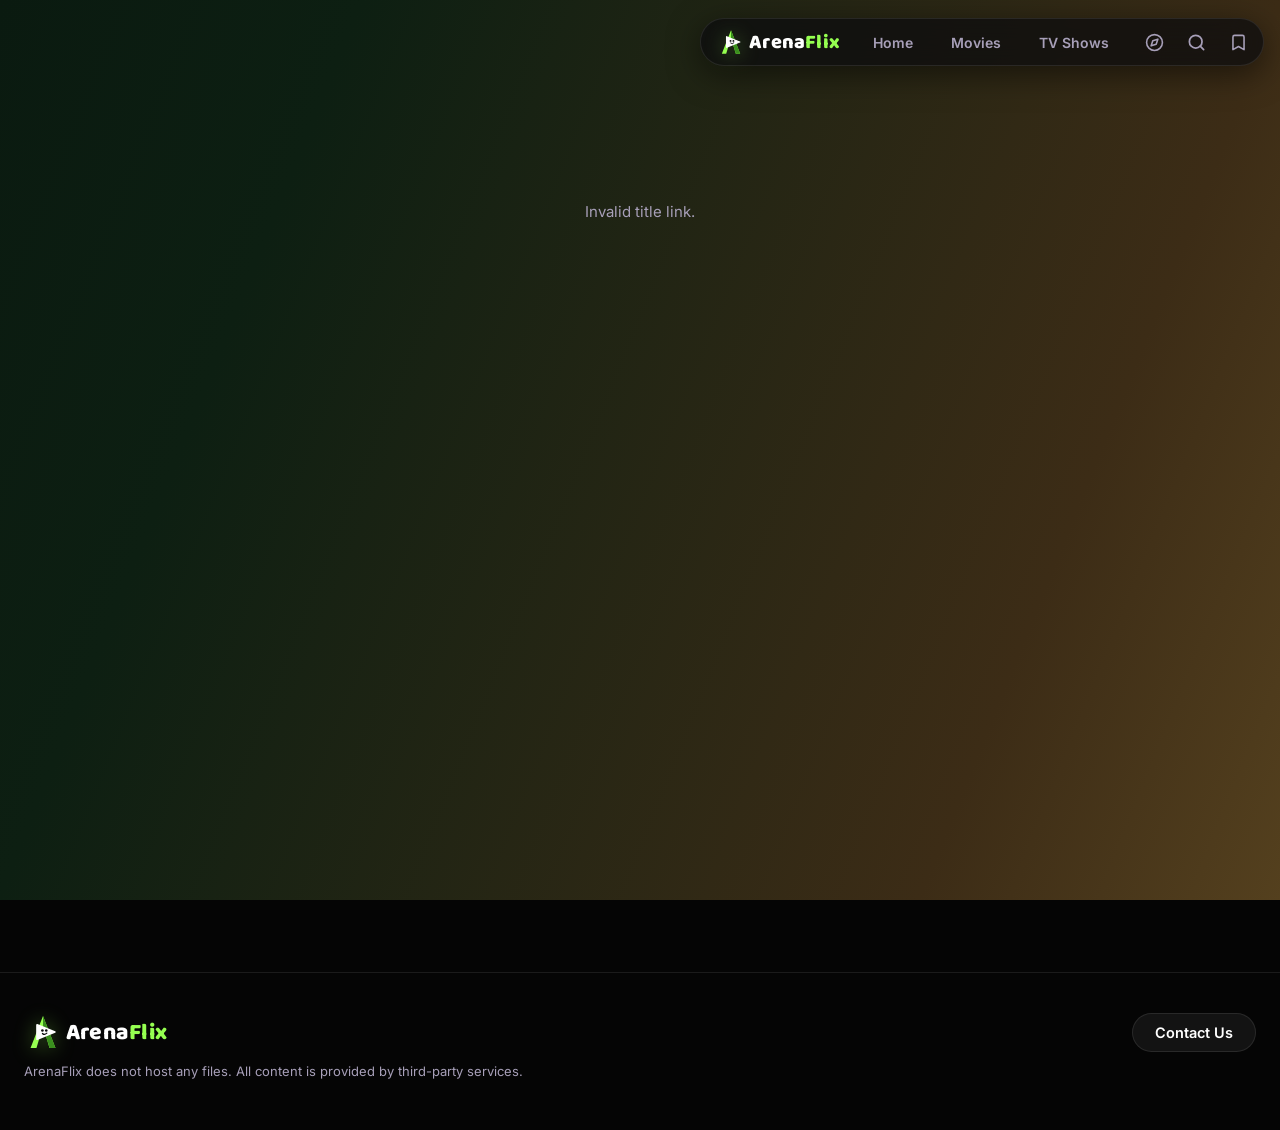
<file: test/pages-overlay-spike-20261127/detail.html>
<!DOCTYPE html>
<html lang="en">
<head>
<meta charset="UTF-8">
<meta name="viewport" content="width=device-width, initial-scale=1.0, viewport-fit=cover">
<meta name="theme-color" content="#0e2a1a">
<link rel="dns-prefetch" href="https://play.arenaflix.co.uk">
<link rel="preconnect" href="https://play.arenaflix.co.uk">
<script>try{var t=localStorage.getItem("arenaflix-theme");if(t)document.documentElement.dataset.theme=t;}catch(e){}</script>
<title>Details — ArenaFlix</title>
<meta name="description" content="Watch movies and TV shows on ArenaFlix — details, cast, trailers and streaming.">
<meta property="og:site_name" content="ArenaFlix">
<meta property="og:type" content="website">
<link rel="icon" type="image/png" sizes="48x48" href="/favicon-48.png">
<link rel="icon" type="image/svg+xml" href="/favicon.svg">
<link rel="icon" type="image/png" sizes="192x192" href="/icon-192.png">
<link rel="icon" type="image/x-icon" href="/favicon.ico">
<link rel="apple-touch-icon" href="/apple-touch-icon.png">
<link rel="preconnect" href="https://fonts.googleapis.com">
<link rel="preconnect" href="https://fonts.gstatic.com" crossorigin>
<link rel="preconnect" href="https://image.tmdb.org">
<link href="https://fonts.googleapis.com/css2?family=Baloo+2:wght@600;700;800&family=Inter:wght@400;500;600;700;800;900&display=swap" rel="stylesheet">
<link rel="stylesheet" href="css/style.css?v=20261123b">
</head>
<body>
<div id="pbar"></div>
<div id="site-nav"></div>
<main id="app"></main>
<div id="site-foot"></div>
<script src="js/config.js?v=20261031a"></script>
<script src="js/tmdb.js?v=20261124a"></script>
<script src="js/ui.js?v=spike20261127"></script>
<script src="js/stats-track.js?v=20261116a"></script>
<script id="page-script" src="js/page-detail.js?v=spike20261127"></script>
<script src="js/spike-harness.js?v=spike20261127"></script>
<script id="chatway" async="true" src="https://cdn.chatway.app/widget.js?id=je3OL6ZNWJXs"></script>
</body>
</html>
</file>
<file: styles.css>
/* GTA 6 Live Clipper — phone front-end. Design tokens from the clipper
   dashboard (YT Clip Tool v1.2.0 premium dark system). Mobile-first. */
:root {
  --bg: #07070a;
  --bg-glow: rgba(225, 6, 0, .08);
  --panel: #0d0d11;
  --panel-2: #131318;
  --panel-3: #1a1a21;
  --line: rgba(255, 255, 255, .07);
  --line-2: rgba(255, 255, 255, .13);
  --text: #ececf1;
  --muted: #9b9ba7;
  --faint: #62626e;
  --accent: #ff2d2d;
  --accent-strong: #e10600;
  --accent-ink: #ffffff;
  --accent-soft: rgba(255, 45, 45, .12);
  --accent-line: rgba(255, 45, 45, .45);
  --gold: #f59e0b;
  --ok: #5ee0a0;
  --danger: #ff7a88;
  --warn: #ffc56b;
  --shadow: 0 24px 60px -20px rgba(0, 0, 0, .7);
  --r-lg: 20px; --r-md: 14px; --r-sm: 10px;
  --ease: cubic-bezier(.22, 1, .36, 1);
  --font: "Inter", system-ui, -apple-system, "Segoe UI", Roboto, sans-serif;
  --display: "Anton", "Arial Narrow", "Inter", system-ui, sans-serif;
}
* { box-sizing: border-box; }
html { color-scheme: dark; scroll-behavior: smooth; }
body {
  margin: 0; font-family: var(--font); font-size: 14px; line-height: 1.55;
  background: radial-gradient(900px 420px at 50% -120px, var(--bg-glow), transparent 70%), var(--bg);
  color: var(--text); -webkit-font-smoothing: antialiased;
}
a { color: var(--accent); text-decoration: none; }
img, video { max-width: 100%; display: block; }
h1, h2, h3 { font-family: var(--display); letter-spacing: .04em; margin: 0; font-weight: 400; }
.wrap { max-width: 860px; margin: 0 auto; padding: 0 14px 90px; }

/* ---------- header ---------- */
header { padding: 22px 0 8px; text-align: center; }
.logo { font-family: var(--display); font-size: 34px; line-height: 1; letter-spacing: .05em; }
.logo b { color: var(--accent); font-weight: 400; }
.tagline { color: var(--muted); margin: 6px 0 0; font-size: 13.5px; }
.live-pill {
  display: inline-flex; align-items: center; gap: 6px; margin-top: 10px;
  background: var(--accent-soft); border: 1px solid var(--accent-line);
  color: var(--accent-ink); border-radius: 999px; padding: 4px 12px; font-size: 12px; font-weight: 600;
}
.live-dot { width: 8px; height: 8px; border-radius: 50%; background: var(--accent); animation: pulse 1.4s infinite; }
@keyframes pulse { 0%,100% { opacity: 1; } 50% { opacity: .35; } }

/* ---------- sticky nav ---------- */
nav {
  position: sticky; top: 0; z-index: 50; margin: 14px -14px 0; padding: 8px 14px;
  background: rgba(7, 7, 10, .92); backdrop-filter: blur(10px);
  border-bottom: 1px solid var(--line);
  display: flex; gap: 6px; overflow-x: auto; scrollbar-width: none;
}
nav::-webkit-scrollbar { display: none; }
nav a {
  flex: 0 0 auto; color: var(--muted); font-weight: 600; font-size: 13px;
  padding: 8px 13px; border-radius: 999px; border: 1px solid transparent; white-space: nowrap;
}
nav a:hover { color: var(--text); text-decoration: none; }
nav a.on { color: var(--accent-ink); background: var(--accent-strong); }

/* ---------- sections ---------- */
section { padding: 26px 0 6px; }
.sec-kicker { color: var(--accent); font-size: 11px; font-weight: 700; letter-spacing: .14em; text-transform: uppercase; }
.sec-title { font-size: 24px; margin: 2px 0 4px; }
.sec-sub { color: var(--muted); margin: 0 0 16px; font-size: 13.5px; }
.sec-sub b { color: var(--text); }
.card {
  background: var(--panel); border: 1px solid var(--line); border-radius: var(--r-lg);
  padding: 16px; margin-bottom: 12px; box-shadow: var(--shadow);
}
.note {
  background: var(--panel-2); border: 1px solid var(--line); border-radius: var(--r-md);
  padding: 10px 12px; color: var(--muted); font-size: 12.5px; margin: 0 0 12px;
}
.note b { color: var(--text); }
.note.warn { border-color: rgba(255, 197, 107, .4); }
.note.warn b { color: var(--warn); }

/* ---------- forms ---------- */
label { display: block; font-size: 12px; font-weight: 700; color: var(--muted); margin: 12px 0 5px; }
label:first-child { margin-top: 0; }
input, select, textarea {
  width: 100%; background: var(--panel-3); border: 1px solid var(--line-2); color: var(--text);
  border-radius: var(--r-sm); padding: 12px; font-size: 15px; font-family: var(--font);
}
input:focus, select:focus { outline: none; border-color: var(--accent-line); box-shadow: 0 0 0 3px var(--accent-soft); }
.row { display: grid; grid-template-columns: 1fr 1fr; gap: 10px; }
.btn {
  display: inline-block; width: 100%; border: none; cursor: pointer; text-align: center;
  background: var(--accent-strong); color: var(--accent-ink); font-weight: 700; font-size: 15px;
  padding: 14px 18px; border-radius: var(--r-md); margin-top: 14px; font-family: var(--font);
}
.btn:active { transform: scale(.98); }
.btn:disabled { opacity: .55; cursor: wait; }
.btn.ghost { background: var(--panel-3); color: var(--text); border: 1px solid var(--line-2); }
.btn.small { width: auto; padding: 9px 14px; font-size: 13px; margin-top: 0; }
.btn.ok { background: #0d7a4a; }

/* ---------- stream cards ---------- */
.stream { display: flex; gap: 12px; align-items: flex-start; }
.stream img.thumb { width: 112px; height: 63px; object-fit: cover; border-radius: 8px; background: var(--panel-3); flex: 0 0 auto; }
.stream .meta { min-width: 0; flex: 1; }
.stream .t { font-weight: 700; font-size: 14px; line-height: 1.35; }
.stream .c { color: var(--muted); font-size: 12.5px; margin-top: 2px; }
.chip {
  display: inline-block; font-size: 11px; font-weight: 700; padding: 2px 8px; border-radius: 999px;
  background: var(--panel-3); border: 1px solid var(--line-2); color: var(--muted); margin-right: 5px;
}
.chip.live { background: var(--accent-strong); border-color: var(--accent-strong); color: #fff; }
.chip.gold { color: var(--gold); border-color: rgba(245, 158, 11, .5); }
.stream .actions { margin-top: 8px; display: flex; gap: 8px; }
.empty { text-align: center; color: var(--muted); padding: 26px 10px; }
.empty .big { font-size: 30px; margin-bottom: 6px; }

/* ---------- styles grid ---------- */
.favbar { display: flex; flex-wrap: wrap; gap: 8px; margin-bottom: 14px; }
.fav-chip {
  display: inline-flex; align-items: center; gap: 6px; background: var(--panel-3);
  border: 1px solid var(--gold); color: var(--gold); border-radius: 999px;
  padding: 6px 10px; font-size: 12.5px; font-weight: 700;
}
.fav-chip button { background: none; border: none; color: var(--gold); cursor: pointer; font-size: 14px; padding: 0 2px; }
.styles-grid { display: grid; grid-template-columns: 1fr 1fr; gap: 10px; }
@media (min-width: 640px) { .styles-grid { grid-template-columns: 1fr 1fr 1fr; } }
.style-card { background: var(--panel); border: 1px solid var(--line); border-radius: var(--r-md); overflow: hidden; }
.style-card.fav { border-color: var(--gold); }
.style-card video { width: 100%; aspect-ratio: 9/16; object-fit: cover; background: #000; cursor: pointer; }
.style-card .body { padding: 10px; }
.style-card .name { font-weight: 700; font-size: 13.5px; display: flex; justify-content: space-between; align-items: center; gap: 6px; }
.style-card .desc { color: var(--muted); font-size: 12px; margin-top: 3px; line-height: 1.45; }
.star { background: none; border: none; cursor: pointer; font-size: 19px; color: var(--faint); padding: 0; line-height: 1; }
.star.on { color: var(--gold); }
.tap-hint { text-align: center; color: var(--faint); font-size: 11.5px; padding: 5px 0 9px; }

/* ---------- layout ---------- */
.pos-grid { display: grid; grid-template-columns: 1fr 1fr; gap: 10px; }
@media (min-width: 640px) { .pos-grid { grid-template-columns: 1fr 1fr 1fr; } }
.pos-card { background: var(--panel); border: 1px solid var(--line); border-radius: var(--r-md); overflow: hidden; cursor: pointer; }
.pos-card.sel { border-color: var(--accent); box-shadow: 0 0 0 2px var(--accent-soft); }
.pos-card img { width: 100%; aspect-ratio: 9/16; object-fit: cover; background: #000; }
.pos-card .body { padding: 9px 10px; }
.pos-card .name { font-weight: 700; font-size: 13px; }
.pos-card .desc { color: var(--muted); font-size: 11.5px; line-height: 1.45; margin-top: 2px; }
.ratio-grid { display: grid; grid-template-columns: repeat(4, 1fr); gap: 10px; }
.ratio-card { background: var(--panel); border: 1px solid var(--line); border-radius: var(--r-md); padding: 12px 8px; text-align: center; cursor: pointer; }
.ratio-card.sel { border-color: var(--accent); box-shadow: 0 0 0 2px var(--accent-soft); }
.ratio-frame { margin: 0 auto 8px; background: linear-gradient(135deg, #1c1c24, #2a0a0e); border: 1px solid var(--line-2); border-radius: 4px; position: relative; overflow: hidden; }
.ratio-frame::after { content: ""; position: absolute; left: 12%; right: 12%; bottom: 12%; height: 10px; background: var(--accent); border-radius: 2px; opacity: .85; }
.ratio-card .name { font-weight: 700; font-size: 13px; }
.ratio-card .desc { color: var(--muted); font-size: 11px; margin-top: 2px; }

/* ---------- gallery ---------- */
.clip { display: flex; gap: 12px; align-items: flex-start; }
.clip .ic {
  width: 52px; height: 52px; flex: 0 0 auto; border-radius: 12px; background: var(--panel-3);
  display: flex; align-items: center; justify-content: center; font-size: 24px;
}
.clip .meta { min-width: 0; flex: 1; }
.clip .t { font-weight: 700; font-size: 14px; }
.clip .c { color: var(--muted); font-size: 12.5px; margin-top: 2px; }
.status { font-size: 11px; font-weight: 700; padding: 2px 8px; border-radius: 999px; }
.status.ready { background: rgba(94, 224, 160, .15); color: var(--ok); }
.status.rendering { background: rgba(255, 197, 107, .15); color: var(--warn); }
.status.watching { background: var(--accent-soft); color: var(--accent); }

/* ---------- settings ---------- */
.toggle-row { display: flex; justify-content: space-between; align-items: center; padding: 12px 0; border-bottom: 1px solid var(--line); }
.toggle-row:last-child { border-bottom: none; }
.toggle-row .lbl { font-weight: 600; }
.toggle-row .sub { color: var(--muted); font-size: 12px; }
.switch { position: relative; width: 46px; height: 26px; flex: 0 0 auto; }
.switch input { opacity: 0; width: 0; height: 0; }
.slider { position: absolute; inset: 0; background: var(--panel-3); border: 1px solid var(--line-2); border-radius: 999px; cursor: pointer; transition: var(--ease); }
.slider::before { content: ""; position: absolute; width: 18px; height: 18px; left: 3px; top: 3px; background: var(--muted); border-radius: 50%; transition: var(--ease); }
.switch input:checked + .slider { background: var(--accent-strong); border-color: var(--accent-strong); }
.switch input:checked + .slider::before { transform: translateX(20px); background: #fff; }

footer { text-align: center; color: var(--faint); font-size: 12px; padding: 30px 0 10px; }
#toast {
  position: fixed; left: 50%; bottom: 22px; transform: translateX(-50%) translateY(80px);
  background: var(--panel-3); border: 1px solid var(--line-2); color: var(--text);
  padding: 12px 18px; border-radius: 999px; font-weight: 600; font-size: 13.5px;
  opacity: 0; transition: var(--ease); z-index: 99; max-width: 92vw; text-align: center;
  box-shadow: var(--shadow); pointer-events: none;
}
#toast.show { opacity: 1; transform: translateX(-50%) translateY(0); }

/* ---------- gallery direct video + history progress ---------- */
.gal-video { width: 100%; aspect-ratio: 9/16; object-fit: cover; background: #000; border: 0; border-radius: var(--r-md); }

/* ---------- gallery — compact 2-col grid, tap to play ---------- */
#clip-list { display: grid; grid-template-columns: 1fr 1fr; gap: 10px; }
#clip-list .empty { grid-column: 1 / -1; }
#clip-list .clip { display: block; }
#clip-list .clip .t { font-size: 13px; line-height: 1.35; }
.gal-thumb { position: relative; aspect-ratio: 9/16; background: #000; border-radius: var(--r-md); overflow: hidden; cursor: pointer; }
.gal-thumb img { width: 100%; height: 100%; object-fit: cover; display: block; }
.gal-play { position: absolute; left: 50%; top: 50%; transform: translate(-50%, -50%); width: 44px; height: 44px; border-radius: 50%; background: rgba(0,0,0,.55); color: #fff; display: flex; align-items: center; justify-content: center; font-size: 17px; }
.gal-dur { position: absolute; right: 6px; bottom: 6px; background: rgba(0,0,0,.7); color: #fff; font-size: 11px; padding: 2px 6px; border-radius: 99px; }
.progress { height: 8px; border-radius: 99px; background: var(--panel-3); margin-top: 10px; overflow: hidden; }
.progress .bar { height: 100%; background: var(--accent); border-radius: 99px; transition: width .5s var(--ease); }

/* ---------- page tabs: ek waqt me ek section ---------- */
#streams, #vod, #gallery, #history, #styles, #layout, #settings { display: none; }
#streams.show, #vod.show, #gallery.show, #history.show, #styles.show, #layout.show, #settings.show { display: block; }

/* ---------- gallery quality toggle ---------- */
.qrow { display: flex; gap: 6px; align-items: center; margin-top: 8px; flex-wrap: wrap; }
.q-label { font-size: 12px; color: var(--muted); }
.qbtn { padding: 5px 12px; border-radius: 999px; border: 1px solid var(--line-2); background: var(--panel-2); color: var(--text); font-size: 12px; cursor: pointer; }
.qbtn.on { background: var(--accent); border-color: var(--accent); color: #fff; }

/* ============ OPTIMIZE (2026-11-20): PC + mobile, minimal — UI same, layout tighter ============ */
/* Mobile: kam padding, chhota header, compact nav — sab kuch ek screen me zyada aaye */
section { padding: 20px 0 4px; }
header { padding: 16px 0 6px; }
.logo { font-size: 30px; }
.tagline { font-size: 13px; }
.wrap { padding-bottom: 70px; }
.card { padding: 14px; }
.sec-title { font-size: 22px; }
nav a { padding: 8px 11px; font-size: 12.5px; }
/* PC (1024px+): chaura container, grids zyada columns — khali jagah khatam */
@media (min-width: 1024px) {
  .wrap { max-width: 1120px; padding: 0 20px 70px; }
  #stream-list { display: grid; grid-template-columns: 1fr 1fr; gap: 12px; }
  #stream-list .card { margin-bottom: 0; }
  #history-list { display: grid; grid-template-columns: 1fr 1fr; gap: 12px; }
  #history-list .card { margin-bottom: 0; }
  #clip-list { grid-template-columns: repeat(4, 1fr); }
  .styles-grid { grid-template-columns: repeat(4, 1fr); }
  .pos-grid { grid-template-columns: repeat(4, 1fr); }
}
/* PC wide (1400px+): styles 5 columns */
@media (min-width: 1400px) {
  .styles-grid { grid-template-columns: repeat(5, 1fr); }
}

/* ============ MOBILE OVERFLOW FIX (2026-11-20): lamba link page ko chaura kar deta tha ============ */
/* Grid items ko content se chhota hone do (warna lamba URL column ko phula deta hai) */
#clip-list .clip, .styles-grid .style-card, .pos-grid .pos-card,
#stream-list .card, #history-list .card { min-width: 0; }
/* Lambi link/title kahin bhi ho, toot kar agle line me aaye — page kabhi side se na kate */
.clip .c, .stream .c, .hist .c, .clip .t, .stream .t { overflow-wrap: anywhere; }
/* Safety net: koi bhi element page ko side scroll na de (sticky nav safe rehta hai) */
html, body { overflow-x: clip; }
</file>
<file: test/pages-overlay-spike-20261127/css/style.css>
/* ============ ArenaFlix — design system ============ */
:root{
  --bg:#050505;
  --bg2:#0b0b0d;
  --lime:#95FF50;
  --lime-dim:rgba(149,255,80,.14);
  --purple:#7a6bae;
  --surface:rgba(255,255,255,.06);
  --surface2:rgba(255,255,255,.09);
  --border:rgba(255,255,255,.09);
  --text:#ffffff;
  --muted:#a79fb8;
  --radius:12px;
  --font:'Inter',system-ui,-apple-system,'Segoe UI',sans-serif;
}
*{margin:0;padding:0;box-sizing:border-box;-webkit-tap-highlight-color:transparent}
html{scroll-behavior:smooth}
body{
  background:var(--bg);
  color:var(--text);
  font-family:var(--font);
  min-height:100vh;
  -webkit-font-smoothing:antialiased;
  padding-bottom:0;
}
a{color:inherit;text-decoration:none}
img{display:block;max-width:100%}
button{font-family:var(--font)}

/* ============ ambient background (artwork-derived glow, cinejoy-style) ============ */
.ambient{
  position:fixed;inset:0;z-index:-1;pointer-events:none;
  background:linear-gradient(112deg,#0a1a10 0%,#0d1f12 22%,#3c2c16 78%,#54401e 100%);
}
::selection{background:var(--lime);color:#000}
::-webkit-scrollbar{width:10px;height:8px}
::-webkit-scrollbar-track{background:#0a0a0a}
::-webkit-scrollbar-thumb{background:#2a2a2e;border-radius:99px}
::-webkit-scrollbar-thumb:hover{background:#3a3a40}

.wrap{max-width:1400px;margin:0 auto;padding:0 24px}
@media(max-width:768px){.wrap{padding:0 16px}}

/* ============ top floating pill nav (desktop) ============ */
.topnav{
  position:fixed;top:18px;left:0;right:0;z-index:100;
  display:flex;justify-content:center;pointer-events:none;
  padding:0 16px;
  transition:transform .38s cubic-bezier(.2,.7,.3,1);
}
/* PC only: header right-aligned, scrolls with page */
@media(min-width:769px){
  .topnav{
    position:absolute;
    justify-content:flex-end;
    transition:none;
  }
}
.topnav.nav-hidden{transform:translateY(-140%)}
.nav-pill{
  pointer-events:auto;
  display:flex;align-items:center;gap:6px;
  background:rgba(12,12,14,.72);
  backdrop-filter:blur(18px);-webkit-backdrop-filter:blur(18px);
  border:1px solid var(--border);
  border-radius:999px;
  padding:8px 10px;
  box-shadow:0 8px 32px rgba(0,0,0,.5);
  position:relative;
}
/* PC only: compact header (no scale - fixes indicator positioning) */
@media(min-width:769px){
  .nav-pill{
    gap:2px;
    padding:3px 6px;
  }
  .nav-indicator{
    top:3px;bottom:3px;
  }
  .nav-links a{
    font-size:12px;
    padding:6px 10px;
  }
  .brand{
    font-size:14px;
    padding:3px 8px 3px 6px;
  }
  .brand-word{
    font-size:15px;
  }
  .icon-btn{
    width:28px;height:28px;
  }
  .icon-btn svg{
    width:14px;height:14px;
  }
}
.brand{
  font-size:18px;white-space:nowrap;
  display:inline-flex;align-items:center;gap:4px;
  padding:6px 14px 6px 10px;
}
.brand-word{font-family:'Baloo 2',sans-serif;font-weight:800;font-size:20px;letter-spacing:.01em;line-height:1;color:#fff}
.brand-word b{font-weight:800;color:#fff}
.brand-word .fx{color:var(--lime)}
.brand-mark svg{width:40px;height:40px;display:block;filter:drop-shadow(0 2px 10px rgba(149,255,80,.35))}
@media(min-width:769px){
  .brand-mark svg{width:28px;height:28px}
}
.nav-links{display:flex;align-items:center;gap:2px}
.nav-links a{
  position:relative;z-index:2;
  font-size:14px;font-weight:600;color:var(--muted);
  padding:9px 18px;border-radius:999px;
  transition:color .25s;white-space:nowrap;
}

.nav-links a.active{color:#06130a;font-weight:700}
.nav-indicator{
  position:absolute;top:8px;bottom:8px;border-radius:999px;
  background:var(--lime);z-index:1;
  transition:left .3s cubic-bezier(.4,0,.2,1),width .3s cubic-bezier(.4,0,.2,1);
  box-shadow:0 0 18px rgba(149,255,80,.35);
}
.nav-icons{display:flex;align-items:center;gap:4px;margin-left:6px}
.icon-btn{
  width:38px;height:38px;border-radius:50%;
  display:flex;align-items:center;justify-content:center;
  background:transparent;border:none;color:var(--muted);cursor:pointer;
  transition:background .2s,color .2s;
}

.icon-btn.active{color:var(--lime)}
.icon-btn svg{width:19px;height:19px}

/* mobile top bar: melts into hero at top, glass on scroll */
@media(max-width:768px){
  .topnav{justify-content:flex-start;top:0;padding:0;position:absolute}
  /* Mobile: hide Browse and Settings from header, logo left */
  .topnav #browsePopBtnD{display:none !important}
  .topnav a[href="settings.html"]{display:none !important}
  .topnav .brand{margin-right:auto}
  .topnav::before{
    content:"";position:absolute;inset:0;pointer-events:none;
    background:linear-gradient(to bottom,rgba(0,0,0,.55),transparent);
  }
  .nav-pill{
    width:100%;border-radius:0;border:none;box-shadow:none;
    padding:10px 16px;background:transparent;
    backdrop-filter:none;-webkit-backdrop-filter:none;
    transition:background .3s;
    position:relative;
  }
  .topnav.scrolled .nav-pill{
    background:rgba(5,5,5,.55);
    backdrop-filter:blur(20px) saturate(150%);-webkit-backdrop-filter:blur(20px) saturate(150%);
    border-bottom:1px solid var(--border);
  }
  .nav-links{display:none}
  .nav-indicator{display:none}
  .brand{padding-left:0}
  .nav-icons{margin-left:auto}
  body{padding-bottom:24px} /* footer already clears the tab bar */
}

/* ============ mobile bottom tab bar ============ */
.tabbar{
  display:none;
  position:fixed;bottom:12px;left:12px;right:12px;z-index:100;
  background:rgba(12,12,14,.6);
  backdrop-filter:blur(18px);-webkit-backdrop-filter:blur(18px);
  border:1px solid var(--border);border-radius:22px;
  padding:8px 6px;
  box-shadow:0 8px 32px rgba(0,0,0,.55);
}
@media(max-width:768px){.tabbar{display:flex}}
.tabbar a{
  flex:1;display:flex;flex-direction:column;align-items:center;gap:3px;
  color:var(--muted);font-size:10px;font-weight:600;
  padding:6px 0;border-radius:14px;
  -webkit-tap-highlight-color:transparent;
}
.tabbar a svg{width:21px;height:21px}
.tabbar a.active{color:var(--lime)}
.tabbar button{flex:1;display:flex;flex-direction:column;align-items:center;gap:3px;color:var(--muted);font-size:10px;font-weight:600;padding:6px 0;border:0;border-radius:14px;background:none;cursor:pointer;font-family:var(--font);-webkit-tap-highlight-color:transparent}
.tabbar button svg{width:21px;height:21px}
.tabbar button.active{color:var(--lime)}

/* ============ footer ============ */
footer{
  margin-top:72px;border-top:1px solid var(--border);
  padding:40px 0 48px;background:transparent;
}
@media(max-width:768px){footer{margin-top:48px;padding:28px 0 84px}}
.foot-grid{display:flex;flex-wrap:wrap;gap:28px;justify-content:space-between;align-items:flex-start}
.foot-brand{font-size:22px;font-weight:800;letter-spacing:-.02em;display:flex;align-items:center;gap:4px}
.foot-brand .brand-word{font-size:23px}
.foot-brand .brand-mark svg{width:38px;height:38px}
.foot-disclaimer{max-width:520px;color:var(--muted);font-size:13px;line-height:1.65;margin-top:10px}
.foot-links{display:flex;gap:22px}
.foot-links a{color:var(--muted);font-size:14px;font-weight:500}


/* ============ buttons ============ */
.btn{
  display:inline-flex;align-items:center;gap:9px;
  font-size:15px;font-weight:700;
  padding:13px 28px;border-radius:999px;border:none;cursor:pointer;
  transition:transform .15s,box-shadow .2s,background .2s;
  white-space:nowrap;
}
.btn svg{width:18px;height:18px}
.btn{transition:transform .15s,opacity .15s}.btn:active{opacity:.85}
.btn-white{background:#fff;color:#0a0a0a}

.btn-glass{
  background:rgba(255,255,255,.10);color:#fff;
  border:1px solid rgba(255,255,255,.10);
  backdrop-filter:blur(20px) saturate(150%);-webkit-backdrop-filter:blur(20px) saturate(150%);
}

.btn-lime{background:var(--lime);color:#06130a}

@media(max-width:768px){.btn{padding:11px 22px;font-size:14px}}

/* ============ hero ============ */
.hero{
  position:relative;height:92vh;min-height:560px;max-height:900px;
  overflow:hidden;background:transparent;
}
@media(max-width:768px){.hero{height:78vh;min-height:480px}}
.hero-slide{
  position:absolute;inset:0;opacity:0;transition:opacity 1s ease;
  pointer-events:none;
  -webkit-mask-image:linear-gradient(to bottom,#000 55%,transparent 98%);
  mask-image:linear-gradient(to bottom,#000 55%,transparent 98%);
}
.hero-slide.active{opacity:1;pointer-events:auto}
.hero-slide img.bg{
  width:100%;height:100%;object-fit:cover;object-position:center 20%;
}
.hero-shade{
  position:absolute;inset:0;
  background:
    linear-gradient(to right,rgba(5,5,5,.72) 0%,rgba(5,5,5,.15) 55%,transparent 80%);
  -webkit-mask-image:linear-gradient(to bottom,#000 52%,transparent 96%);
  mask-image:linear-gradient(to bottom,#000 52%,transparent 96%);
}
/* dark bottom curtain: dark behind hero text, melts to transparent at the
   very edge so it mixes into the page background (no line) */
.hero-curtain{
  position:absolute;left:0;right:0;bottom:0;height:50%;z-index:1;pointer-events:none;
  background:linear-gradient(to bottom,
    rgba(5,5,5,0) 0%,
    rgba(5,5,5,.9) 60%,
    rgba(5,5,5,0) 100%);
}
.hero-content{
  position:absolute;left:0;right:0;bottom:0;z-index:3;
  padding-bottom:96px;
}
@media(max-width:768px){.hero-content{padding-bottom:84px}}
.eyebrow{
  display:inline-flex;align-items:center;gap:7px;
  background:var(--lime-dim);border:1px solid rgba(149,255,80,.35);
  color:var(--lime);font-size:12px;font-weight:800;letter-spacing:.14em;
  padding:7px 14px;border-radius:999px;margin-bottom:16px;
}
.eyebrow .dot{width:7px;height:7px;border-radius:50%;background:var(--lime);box-shadow:0 0 10px var(--lime)}
.hero-title{
  font-size:clamp(34px,5.4vw,64px);font-weight:800;letter-spacing:-.03em;
  line-height:1.04;max-width:640px;margin-bottom:14px;
  text-shadow:0 4px 30px rgba(0,0,0,.6);
}
.hero-logo{max-width:420px;max-height:120px;width:auto;height:auto;object-fit:contain;margin-bottom:12px;filter:drop-shadow(0 4px 12px rgba(0,0,0,.6));}
@media(max-width:768px){.hero-logo{max-width:280px;max-height:80px}}
.hero-meta{
  display:flex;align-items:center;gap:12px;flex-wrap:wrap;
  color:#d9d4e8;font-size:14px;font-weight:500;margin-bottom:14px;
  text-shadow:0 2px 12px rgba(0,0,0,.7);
}
.hero-meta .rate{color:var(--lime);font-weight:700;display:inline-flex;align-items:center;gap:5px}
.hero-meta .rate svg{width:14px;height:14px}
.hero-overview{
  color:#cfc9de;font-size:15px;line-height:1.6;max-width:560px;
  display:-webkit-box;-webkit-line-clamp:2;-webkit-box-orient:vertical;overflow:hidden;
  margin-bottom:24px;text-shadow:0 2px 12px rgba(0,0,0,.7);
}
.hero-actions{display:flex;gap:12px;flex-wrap:wrap}
.hero-arrows{
  display:none !important;
}
.hero-arrow{
  pointer-events:auto;
  width:46px;height:46px;border-radius:50%;
  background:rgba(10,10,12,.55);border:1px solid var(--border);
  backdrop-filter:blur(10px);-webkit-backdrop-filter:blur(10px);
  color:#fff;display:flex;align-items:center;justify-content:center;cursor:pointer;
  transition:background .2s,transform .15s;opacity:0;
}


.hero-arrow{transition:opacity .15s}.hero-arrow:active{opacity:.7}
.hero-arrow svg{width:20px;height:20px}
@media(max-width:768px){.hero-arrow{display:none}}
.hero-segments{
  position:absolute;z-index:4;bottom:30px;left:50%;transform:translateX(-50%);
  display:flex;gap:8px;
}
.hero-segments button{
  width:34px;height:4px;border-radius:99px;border:none;cursor:pointer;
  background:rgba(255,255,255,.22);transition:background .3s;padding:0;
}
.hero-segments button.active{background:var(--lime);box-shadow:0 0 12px rgba(149,255,80,.5)}

/* ============ social banner + channel icons (hero ke neeche, Browse heading se aligned) ============ */
.social-banner{
  margin:14px 0 0;padding:12px 16px;
  background:var(--lime);border-radius:12px;
  color:#0b120b;text-align:center;font-size:14px;font-weight:700;letter-spacing:.02em;
}
.social-icons{display:flex;justify-content:center;gap:12px;margin-top:12px}
.social-box{
  width:44px;height:44px;border-radius:12px;flex:none;
  display:flex;align-items:center;justify-content:center;color:#fff;text-decoration:none;
}
.social-box svg{width:22px;height:22px;display:block}
.social-box.tg{background:#229ED9}
.social-box.wa{background:#25D366}
.social-box:active{opacity:.85}
@media(max-width:480px){.social-banner{font-size:13.5px}}

/* ============ rows ============ */
.row-head{
  display:flex;align-items:center;justify-content:space-between;
  margin-bottom:16px;
}
.row-head h2{font-size:21px;font-weight:800;letter-spacing:-.01em}
.view-all{
  font-size:13.5px;font-weight:600;color:var(--muted);
  display:inline-flex;align-items:center;gap:6px;transition:color .2s;
}

.view-all svg{width:15px;height:15px}
.scroller{
  display:flex;gap:14px;overflow-x:auto;padding:4px 2px 14px;
  scrollbar-width:none;overscroll-behavior-x:contain;
  -webkit-overflow-scrolling:touch;transform:translateZ(0);
}
.scroller::-webkit-scrollbar{display:none}
/* top-10 numerals need headroom (glyphs exceed line box) */
#rowTop10{padding-top:26px}
/* below-fold rows skip rendering until near viewport */
.row{margin:38px 0;content-visibility:auto;contain-intrinsic-size:auto 380px}

/* ============ poster cards ============ */
.card{flex:0 0 auto;width:168px;content-visibility:auto;contain-intrinsic-size:auto 300px;
  animation:cardIn .45s cubic-bezier(.2,.7,.3,1) both;
  -webkit-tap-highlight-color:transparent;user-select:none;-webkit-user-select:none}
@keyframes cardIn{from{opacity:0;transform:translateY(12px)}to{opacity:1;transform:translateY(0)}}
@media(prefers-reduced-motion:reduce){.card{animation:none}}
@media(max-width:768px){.card{width:128px}}
/* hover play-overlay only on real mouse devices — never sticks on touch */
@media(hover:none),(pointer:coarse){
  .card-hover,.play-circle{display:none!important}
}
@media(hover:hover) and (pointer:fine){
  .card:hover .card-poster{transform:translateY(-4px);box-shadow:0 14px 34px rgba(0,0,0,.55)}
  .card:hover .card-hover{opacity:1}
  .card:hover .play-circle{transform:scale(1)}
}
.card-poster{
  position:relative;aspect-ratio:2/3;border-radius:var(--radius);
  overflow:hidden;background:#141416;border:1px solid rgba(255,255,255,.06);
  transition:transform .25s,box-shadow .25s;
}
.card-poster img{
  position:absolute;inset:0;z-index:1;
  width:100%;height:100%;object-fit:cover;
  opacity:0;transition:opacity .6s ease;
}
/* transparent logo placeholder while the poster loads */
.logo-ph{
  position:absolute;inset:0;z-index:0;
  display:flex;align-items:center;justify-content:center;
  background:#101014;
}
.logo-ph svg{width:46px;height:46px;opacity:.3}
.card-poster .noimg{
  position:absolute;inset:0;z-index:0;
  display:flex;align-items:center;justify-content:center;
  background:linear-gradient(135deg,#1b1b22,#0d0d10);color:var(--muted);
  font-size:13px;font-weight:600;text-align:center;padding:12px;
}
.rating-chip{
  position:absolute;top:8px;left:8px;z-index:2;
  display:inline-flex;align-items:center;gap:4px;
  background:rgba(6,10,4,.92);border:1px solid rgba(149,255,80,.4);
  color:var(--lime);font-size:11.5px;font-weight:800;
  padding:4px 9px;border-radius:999px;
}
.rating-chip svg{width:11px;height:11px}
.card-hover{
  position:absolute;inset:0;z-index:1;
  background:rgba(5,5,8,.55);
  display:flex;align-items:center;justify-content:center;
  opacity:0;transition:opacity .25s;pointer-events:none;
}
.play-circle{
  width:56px;height:56px;border-radius:50%;
  background:#fff;color:#0a0a0a;
  display:flex;align-items:center;justify-content:center;
  transform:scale(.8);transition:transform .25s;
  box-shadow:0 8px 26px rgba(0,0,0,.5);
}
.play-circle svg{width:22px;height:22px;margin-left:3px}
.card-caption{margin-top:9px}
.card-caption h4{
  font-size:13.5px;font-weight:600;white-space:nowrap;overflow:hidden;text-overflow:ellipsis;
}
.card-caption p{font-size:12px;color:var(--muted);margin-top:3px}

/* ============ top 10 ============ */
.top10-item{
  flex:0 0 auto;width:440px;
  content-visibility:auto;contain-intrinsic-size:auto 280px;
  -webkit-tap-highlight-color:transparent;user-select:none;-webkit-user-select:none;
}
@media(max-width:768px){.top10-item{width:350px}}
.top10-row{display:flex;align-items:center}
.top10-num{
  font-size:170px;font-weight:900;line-height:.78;letter-spacing:-.06em;
  color:transparent;-webkit-text-stroke:2.5px rgba(255,255,255,.85);
  text-shadow:3px 3px 0 rgba(0,0,0,.4), 6px 6px 12px rgba(0,0,0,.3);
  margin-right:-34px;position:relative;z-index:2;user-select:none;flex:none;
}
@media(max-width:768px){.top10-num{font-size:130px;margin-right:-28px}}
.top10-thumb{
  flex:1;aspect-ratio:16/9;border-radius:var(--radius);overflow:hidden;
  background:#141416;border:1px solid rgba(255,255,255,.07);
  position:relative;transition:transform .25s,box-shadow .25s;
}

.top10-thumb img{position:absolute;inset:0;z-index:1;width:100%;height:100%;object-fit:cover}
.top10-thumb .rating-chip{top:8px;left:8px}
.top10-meta{margin-top:9px;padding-left:62px}
@media(max-width:768px){.top10-meta{padding-left:46px}}
.top10-meta h4{font-size:14px;font-weight:600;white-space:nowrap;overflow:hidden;text-overflow:ellipsis}
.top10-meta p{font-size:12px;color:var(--muted);margin-top:3px}

/* ============ browse by providers ============ */
section.row:has(.prov-row){margin:38px 0}
.prov-row{display:flex;gap:18px;overflow-x:auto;padding:6px 2px 10px;scrollbar-width:none;
  -webkit-overflow-scrolling:touch;overscroll-behavior-x:contain}
.prov-row::-webkit-scrollbar{display:none}
.prov-chip{flex:0 0 auto;display:flex;flex-direction:column;align-items:center;gap:8px;
  -webkit-tap-highlight-color:transparent;user-select:none;-webkit-user-select:none}
.prov-logo{width:64px;height:64px;border-radius:16px;overflow:hidden;position:relative;
  background:#101014;border:1px solid rgba(255,255,255,.09);
  display:flex;align-items:center;justify-content:center;
  transition:transform .25s,box-shadow .25s,border-color .25s}
.prov-logo img{width:100%;height:100%;object-fit:cover;opacity:0;transition:opacity .5s ease}
@media(hover:hover) and (pointer:fine){.prov-chip:hover .prov-logo{transform:translateY(-3px);border-color:rgba(149,255,80,.45);box-shadow:0 10px 24px rgba(0,0,0,.5)}}
.prov-name{font-size:11px;color:var(--muted);font-weight:600;max-width:76px;text-align:center;
  white-space:nowrap;overflow:hidden;text-overflow:ellipsis}

/* ============ continue watching (landscape cards) ============ */
.land-card{flex:0 0 auto;width:300px;
  -webkit-tap-highlight-color:transparent;user-select:none;-webkit-user-select:none;
  content-visibility:auto;contain-intrinsic-size:auto 220px;
  animation:cardIn .45s cubic-bezier(.2,.7,.3,1) both}
@media(max-width:768px){.land-card{width:224px}}
.land-thumb{position:relative;aspect-ratio:16/9;border-radius:var(--radius);overflow:hidden;
  background:#141416;border:1px solid rgba(255,255,255,.06)}
.land-thumb img{position:absolute;inset:0;z-index:1;width:100%;height:100%;object-fit:cover;
  opacity:0;transition:opacity .6s ease}
.land-play{position:absolute;inset:0;z-index:2;display:flex;align-items:center;justify-content:center;pointer-events:none}
.land-play svg{width:44px;height:44px;opacity:.85;filter:drop-shadow(0 4px 12px rgba(0,0,0,.6))}
.row-clear{background:none;border:0;color:var(--muted);font-size:13px;font-weight:600;cursor:pointer;
  display:inline-flex;align-items:center;gap:6px;padding:6px 4px}


/* ============ green top loading bar (below the browser URL bar) ============ */
#pbar{position:fixed;top:0;left:0;height:3px;width:0;z-index:2000;pointer-events:none;
  background:linear-gradient(90deg,#22c55e,#a3ff5e);
  box-shadow:0 0 10px rgba(34,197,94,.8);border-radius:0 3px 3px 0;
  opacity:0}
#pbar.run{opacity:1;animation:pbarGo 1.1s cubic-bezier(.2,.7,.3,1) forwards}
@keyframes pbarGo{0%{width:0}60%{width:72%}100%{width:92%}}
#pbar.done{animation:none;transition:width .22s ease,opacity .35s ease;width:100%!important;opacity:0}
@media(prefers-reduced-motion:reduce){#pbar.run{animation-duration:.01s}}

/* ============ skeletons ============ */
.sk{position:relative;overflow:hidden;background:#141416}
.sk::after{
  content:'';position:absolute;inset:0;
  background:linear-gradient(100deg,transparent 30%,rgba(255,255,255,.045) 50%,transparent 70%);
  animation:shimmer 2.2s ease-in-out infinite;
}
@keyframes shimmer{from{transform:translateX(-100%)}to{transform:translateX(100%)}}
.sk-card{flex:0 0 auto;width:168px}
.sk-card .sk{aspect-ratio:2/3;border-radius:var(--radius)}
.sk-circle{flex:0 0 auto;width:64px;height:64px;border-radius:50%}
@media(max-width:768px){.sk-card{width:128px}}
.sk-grid .sk{aspect-ratio:2/3;border-radius:var(--radius)}

/* ============ browse grid ============ */
.browse-grid{
  display:grid;gap:18px 14px;
  grid-template-columns:repeat(6,1fr);
}
/* grid blowout fix: nowrap captions must not force columns wider than the viewport */
.browse-grid > *{min-width:0}
.browse-grid .card{width:auto}
@media(max-width:1100px){.browse-grid{grid-template-columns:repeat(5,1fr)}}
@media(max-width:900px){.browse-grid{grid-template-columns:repeat(4,1fr)}}
@media(max-width:640px){.browse-grid{grid-template-columns:repeat(3,1fr);gap:14px 10px}}
@media(max-width:400px){.browse-grid{grid-template-columns:repeat(2,1fr)}}
.page-head{padding:120px 0 8px}
@media(max-width:768px){.page-head{padding:86px 0 6px}}
.page-head h1{font-size:clamp(30px,4vw,44px);font-weight:800;letter-spacing:-.02em}
.page-head p{color:var(--muted);margin-top:8px;font-size:15px}

/* ============ filters ============ */
.filters{margin:22px 0 26px;display:flex;flex-direction:column;gap:14px}
.filter-grid{display:grid;grid-template-columns:repeat(4,1fr);gap:10px}
@media(max-width:900px){.filter-grid{grid-template-columns:repeat(2,1fr)}}
.filter-grid .select{width:100%;min-width:0}
.active-filters{display:flex;flex-wrap:wrap;gap:8px}
.fchip{display:inline-flex;align-items:center;gap:10px;text-decoration:none;
  background:linear-gradient(135deg,rgba(149,255,80,.15),rgba(149,255,80,.08));
  border:1px solid rgba(149,255,80,.5);color:var(--lime);
  font-size:13px;font-weight:700;padding:7px 8px 7px 14px;border-radius:999px;
  box-shadow:0 2px 12px rgba(149,255,80,.15);transition:all .2s}
.fchip:hover{background:rgba(149,255,80,.2);box-shadow:0 4px 16px rgba(149,255,80,.25)}
.fchip span{display:inline-flex;align-items:center;justify-content:center;
  width:20px;height:20px;border-radius:50%;background:rgba(149,255,80,.2);
  font-size:13px;line-height:1;font-weight:700;transition:all .2s}
.fchip:hover span{background:rgba(149,255,80,.35);transform:rotate(90deg)}
.genre-pills{
  display:flex;gap:9px;overflow-x:auto;padding-bottom:6px;scrollbar-width:none;
  -webkit-overflow-scrolling:touch;
  -webkit-mask-image:linear-gradient(to right,#000 94%,transparent 100%);
  mask-image:linear-gradient(to right,#000 94%,transparent 100%);
}
.genre-pills::-webkit-scrollbar{display:none}
.pill{
  flex:none;font-size:13.5px;font-weight:600;color:var(--muted);
  background:var(--surface);border:1px solid var(--border);
  padding:9px 18px;border-radius:999px;cursor:pointer;
  transition:color .2s,background-color .2s,border-color .2s;white-space:nowrap;
}

.pill.active{background:var(--lime);border-color:var(--lime);color:#06130a;font-weight:700}
.filter-row{display:flex;gap:12px;flex-wrap:wrap}
.select{
  appearance:none;-webkit-appearance:none;
  background:var(--surface) url("data:image/svg+xml,%3Csvg xmlns='http://www.w3.org/2000/svg' width='14' height='14' viewBox='0 0 24 24' fill='none' stroke='%23a79fb8' stroke-width='2.4' stroke-linecap='round' stroke-linejoin='round'%3E%3Cpath d='m6 9 6 6 6-6'/%3E%3C/svg%3E") no-repeat right 14px center;
  border:1px solid var(--border);color:var(--text);
  font-size:13.5px;font-weight:600;font-family:var(--font);
  padding:11px 38px 11px 18px;border-radius:999px;cursor:pointer;
}

.select option{background:#141416;color:#fff}
.load-more-wrap{display:flex;justify-content:center;margin:40px 0 20px}

/* custom dropdown (inline, below the button) */
.dd{position:relative}
.dd-btn{width:100%;display:flex;align-items:center;justify-content:space-between;gap:10px;background-image:none}
.dd-btn .dd-label{overflow:hidden;text-overflow:ellipsis;white-space:nowrap}
.dd-btn svg{flex:none;transition:transform .18s ease}
.dd.open .dd-btn svg{transform:rotate(180deg)}
.dd-menu{position:absolute;top:calc(100% + 8px);left:0;right:0;z-index:60;display:none;
  background:rgba(22,22,28,.98);border:1px solid rgba(255,255,255,.13);border-radius:16px;
  max-height:264px;overflow-y:auto;padding:6px;box-shadow:0 18px 50px rgba(0,0,0,.55)}
.dd.open .dd-menu{display:block;animation:ddIn .16s ease-out}
@keyframes ddIn{from{opacity:0;transform:translateY(-6px)}to{opacity:1;transform:none}}
.dd-opt{display:block;width:100%;text-align:left;background:none;border:0;color:#e8e8ec;
  padding:11px 14px;border-radius:10px;font-size:14.5px;font-family:var(--font);cursor:pointer}

.dd-opt.sel{color:var(--lime);font-weight:700;background:rgba(111,224,46,.1)}

/* provider chip next to the page heading */
.fchip-head{font-size:14px;margin-left:12px;vertical-align:middle;position:relative;top:-2px}
/* Provider header: logo + name, no cross */
.prov-head{display:inline-flex;align-items:center;gap:12px;margin-left:16px;vertical-align:middle;
  background:linear-gradient(135deg,rgba(149,255,80,.12),rgba(149,255,80,.05));
  border:1px solid rgba(149,255,80,.35);border-radius:16px;padding:8px 18px 8px 10px;
  box-shadow:0 4px 20px rgba(0,0,0,.3)}
.prov-head img{width:38px;height:38px;border-radius:10px;object-fit:cover;background:#000}
.prov-head span{font-size:22px;font-weight:800;color:#fff;letter-spacing:-.01em}

/* movies / tv segmented toggle on provider pages */
.seg{display:inline-flex;background:rgba(255,255,255,.06);border:1px solid rgba(255,255,255,.1);
  border-radius:999px;padding:4px;margin:16px 0 2px}
.seg a{padding:9px 24px;border-radius:999px;color:var(--muted);font-weight:700;font-size:14px;text-decoration:none;transition:background .2s,color .2s;-webkit-tap-highlight-color:transparent}
.seg a.on{background:var(--lime);color:#0b0b0d}

/* keep the footer below the fold while a page is still loading */
#app{min-height:100svh}

/* ============ detail page ============ */
.detail-sk{padding-top:110px;min-height:70vh}
.detail-hero{position:relative;min-height:62vh;overflow:hidden;
  -webkit-mask-image:linear-gradient(to bottom,#000 62%,transparent 100%);
  mask-image:linear-gradient(to bottom,#000 62%,transparent 100%)}
@media(min-width:769px){.detail-hero{min-height:70vh}}
.detail-bg{position:absolute;inset:0}
.detail-bg img{width:100%;height:100%;object-fit:cover;object-position:center 20%;
  opacity:0;transition:opacity .8s ease;
  -webkit-mask-image:linear-gradient(to bottom,#000 55%,transparent 98%);
  mask-image:linear-gradient(to bottom,#000 55%,transparent 98%)}
.detail-bg .logo-ph{
  -webkit-mask-image:linear-gradient(to bottom,#000 55%,transparent 98%);
  mask-image:linear-gradient(to bottom,#000 55%,transparent 98%);
}
.detail-shade{
  position:absolute;inset:0;
  background:
    linear-gradient(to top,rgba(5,5,5,.55) 5%,transparent 50%),
    linear-gradient(to bottom,rgba(5,5,5,.35) 0%,transparent 22%);
}
/* body pulled up over the hero, centered (mobile) */
.detail-body{position:relative;z-index:2;margin-top:-150px;text-align:center}
.detail-body .wrap{max-width:720px;margin:0 auto}
/* PC only: full left-aligned, facts box on right */
@media(min-width:769px){
  .detail-body{text-align:left}
  .detail-body .wrap{max-width:1200px;margin:0;padding-left:40px;padding-right:40px;position:relative}
  .d-facts{position:absolute;right:40px;top:180px;width:340px;margin:0}
  .d-overview,.d-ov-wrap{max-width:600px}
}
.d-logo{max-height:92px;max-width:80%;object-fit:contain;opacity:0;transition:opacity .6s ease;
  filter:drop-shadow(0 6px 24px rgba(0,0,0,.7));margin:0 auto}
@media(min-width:769px){.d-logo{margin:0}}
.d-title{font-size:clamp(30px,5vw,52px);font-weight:800;letter-spacing:-.025em;line-height:1.08;
  margin:0 0 4px;text-shadow:0 4px 30px rgba(0,0,0,.6)}
.d-genres{color:rgba(255,255,255,.88);font-size:14px;font-weight:500;margin:12px 0 20px}
.d-actions{display:flex;align-items:center;justify-content:center;gap:12px;margin-bottom:20px}
@media(min-width:769px){.d-actions{justify-content:flex-start}}
.btn-round{border-radius:999px!important;min-width:132px;justify-content:center}
.btn-circle{width:46px;height:46px;flex:none;border-radius:50%;cursor:pointer;
  display:inline-flex;align-items:center;justify-content:center;
  background:rgba(255,255,255,.10);color:#fff;border:1px solid rgba(255,255,255,.14);
  backdrop-filter:blur(20px) saturate(150%);-webkit-backdrop-filter:blur(20px) saturate(150%)}
.btn-circle svg{width:20px;height:20px}
.btn-circle.on{background:var(--lime);border-color:var(--lime);color:#06130a}
.d-meta{display:flex;align-items:center;justify-content:center;gap:14px;flex-wrap:wrap;
  font-size:14px;color:#d9d4e8;margin-bottom:12px}
@media(min-width:769px){.d-meta{justify-content:flex-start}}
.rate-star{color:#ffd60a;font-weight:700;display:inline-flex;align-items:center;gap:5px}
.rate-star svg{width:14px;height:14px}
.d-director{color:var(--muted);font-size:14px;margin-bottom:16px}
.d-director a{color:#fff;font-weight:600;text-decoration:none}
.d-ov-wrap{margin-bottom:20px}
.d-overview{color:#cfc9de;font-size:14.5px;line-height:1.7;margin:0 auto;max-width:620px;text-align:center}
@media(min-width:769px){.d-overview{margin:0;text-align:left}}
.d-overview.clamp{display:-webkit-box;-webkit-line-clamp:3;-webkit-box-orient:vertical;overflow:hidden}
/* facts card */
.d-facts{background:rgba(255,255,255,.045);border:1px solid rgba(255,255,255,.07);
  border-radius:16px;overflow:hidden;margin:0 auto 8px;max-width:620px;text-align:left}
.d-fact{display:flex;justify-content:space-between;align-items:center;gap:12px;
  padding:11px 18px;font-size:13px}
.d-fact + .d-fact{border-top:1px solid rgba(255,255,255,.06)}
.d-fact span{color:rgba(255,255,255,.42)}
.d-fact b{color:rgba(255,255,255,.88);font-weight:600;text-align:right}
/* trailers */
.trailer-row{display:flex;gap:14px;overflow-x:auto;padding:4px 2px 12px;scrollbar-width:none;
  -webkit-overflow-scrolling:touch}
.trailer-row::-webkit-scrollbar{display:none}
.trailer-card{flex:0 0 200px;background:none;border:0;padding:0;cursor:pointer;text-align:left;
  font-family:var(--font)}
.trailer-thumb{position:relative;display:block;aspect-ratio:16/9;border-radius:14px;overflow:hidden;
  background:#141416;border:1px solid rgba(255,255,255,.07)}
.trailer-thumb img{width:100%;height:100%;object-fit:cover;display:block}
.trailer-play{position:absolute;inset:0;display:flex;align-items:center;justify-content:center}
.trailer-play svg{width:44px;height:44px;color:#fff;filter:drop-shadow(0 4px 12px rgba(0,0,0,.6))}
.trailer-name{display:block;color:#fff;font-size:13.5px;font-weight:600;margin-top:8px;
  white-space:nowrap;overflow:hidden;text-overflow:ellipsis}
.trailer-type{display:block;color:var(--muted);font-size:12px;margin-top:2px}
@media(max-width:768px){.trailer-card{flex:0 0 132px;width:132px;max-width:132px}}
.logo-ph-lg svg{width:76px;height:76px}
.cast-row{
  display:flex;gap:18px;overflow-x:auto;padding:4px 2px 12px;scrollbar-width:none;
  -webkit-overflow-scrolling:touch;transform:translateZ(0);
}
.cast-row::-webkit-scrollbar{display:none}
.cast-member{flex:0 0 auto;width:96px;text-align:center}
a.cast-member{color:inherit;text-decoration:none}
a.cast-member{transition:opacity .15s}a.cast-member:active{opacity:.8}
.cast-member img{
  width:96px;height:96px;border-radius:50%;object-fit:cover;
  border:2px solid rgba(255,255,255,.12);background:#1a1a1e;
}
.cast-member .noimg{
  width:96px;height:96px;border-radius:50%;
  background:linear-gradient(135deg,#23232b,#121215);
  display:flex;align-items:center;justify-content:center;
  color:var(--lime);font-size:30px;font-weight:800;letter-spacing:.02em;
  border:2px solid rgba(255,255,255,.12);
}
.cast-member h5{font-size:12.5px;font-weight:600;margin-top:8px;white-space:nowrap;overflow:hidden;text-overflow:ellipsis}
.cast-member p{font-size:11.5px;color:var(--muted);margin-top:2px;white-space:nowrap;overflow:hidden;text-overflow:ellipsis}
.section{margin:44px 0}
.section h2{font-size:21px;font-weight:800;margin-bottom:16px}

/* ============ person page ============ */
.person-page{padding-top:110px;padding-bottom:40px}
.person-top{display:flex;flex-direction:column;align-items:center;text-align:center;
  max-width:720px;margin:0 auto 6px}
.person-photo-sk{width:150px;height:150px;border-radius:50%}
.person-ava{position:relative;width:150px;height:150px;border-radius:50%;overflow:hidden;
  background:#141416;border:3px solid rgba(255,255,255,.14);margin-bottom:18px;flex:none}
.person-ava .logo-ph{position:absolute;inset:0}
.person-ava img{position:relative;z-index:1;width:100%;height:100%;object-fit:cover;
  opacity:0;transition:opacity .5s ease;display:block}
.person-top h1{font-size:30px;font-weight:800;margin:0 0 12px}
.person-pills{display:flex;flex-wrap:wrap;gap:8px;justify-content:center;margin-bottom:16px}
.ppill{font-size:12.5px;font-weight:600;color:var(--muted);background:rgba(255,255,255,.06);
  border:1px solid rgba(255,255,255,.1);padding:7px 14px;border-radius:999px}
.person-bio-wrap{width:100%}
.person-bio{font-size:14.5px;line-height:1.7;color:#d8d8de;white-space:pre-line;margin:0}
.person-bio.clamp{display:-webkit-box;-webkit-line-clamp:3;-webkit-box-orient:vertical;overflow:hidden}
.person-bio.dim{color:var(--muted)}
.link-btn{background:none;border:0;color:var(--lime);font-weight:700;font-size:14px;
  cursor:pointer;padding:8px 0;font-family:var(--font)}
@media(max-width:768px){
  .person-page{padding-top:84px;padding-bottom:30px}
  .person-ava,.person-photo-sk{width:120px;height:120px}
  .person-top h1{font-size:24px}
}

/* ============ watch page ============ */
.watch-page{padding-top:110px;padding-bottom:40px}
@media(max-width:768px){.watch-page{padding-top:78px;padding-bottom:30px}}
.watch-top{display:flex;align-items:center;gap:16px;margin-bottom:20px}
.watch-top h1{font-size:clamp(20px,3vw,30px);font-weight:800;letter-spacing:-.02em}
.back-btn{
  flex:none;width:44px;height:44px;border-radius:50%;
  background:var(--surface);border:1px solid var(--border);color:#fff;
  display:flex;align-items:center;justify-content:center;cursor:pointer;
  transition:background .2s;
}

.back-btn svg{width:20px;height:20px}
.player-wrap{
  position:relative;aspect-ratio:16/9;border-radius:16px;overflow:hidden;
  background:#000;border:1px solid var(--border);
  box-shadow:0 20px 60px rgba(0,0,0,.6);
}
.player-wrap iframe{position:absolute;inset:0;width:100%;height:100%;border:none}
.episode-bar{display:flex;gap:12px;flex-wrap:wrap;margin:18px 0;align-items:center}
.server-note{
  display:flex;align-items:center;gap:10px;margin-top:16px;
  color:var(--muted);font-size:13.5px;
}
.server-note .live-dot{width:8px;height:8px;border-radius:50%;background:var(--lime);box-shadow:0 0 10px var(--lime)}
.server-note b{color:var(--lime)}

/* ============ search page ============ */
.search-hero{padding:150px 0 10px;text-align:center}
@media(max-width:768px){.search-hero{padding:108px 0 6px}}
.search-hero h1{font-size:clamp(28px,4vw,42px);font-weight:800;letter-spacing:-.02em;margin-bottom:20px}
.search-box{
  max-width:640px;margin:0 auto;position:relative;
}
.search-box input{
  width:100%;font-family:var(--font);
  background:rgba(255,255,255,.07);
  border:1px solid rgba(255,255,255,.14);
  backdrop-filter:blur(14px);-webkit-backdrop-filter:blur(14px);
  border-radius:999px;color:#fff;font-size:16px;
  padding:17px 56px 17px 26px;outline:none;
  transition:border-color .2s,box-shadow .2s;
}
.search-box input:focus{border-color:var(--lime);box-shadow:0 0 0 4px rgba(149,255,80,.12)}
.search-box input::placeholder{color:var(--muted)}
.search-box .s-icon{
  position:absolute;right:10px;top:50%;transform:translateY(-50%);
  width:40px;height:40px;border-radius:50%;border:none;cursor:pointer;
  background:var(--lime);color:#06130a;display:flex;align-items:center;justify-content:center;
}
.search-box .s-icon svg{width:18px;height:18px}
.search-results{margin:34px 0}
.search-empty{text-align:center;color:var(--muted);padding:50px 0;font-size:15px}
.search-empty .empty-icon{margin-bottom:14px;opacity:.5}
.search-empty .empty-icon svg{width:96px;height:96px}

/* ============ modal ============ */
.modal{
  position:fixed;inset:0;z-index:200;display:none;
  align-items:center;justify-content:center;padding:20px;
  background:rgba(0,0,0,.8);backdrop-filter:blur(8px);-webkit-backdrop-filter:blur(8px);
}
.modal.open{display:flex}
.modal-box{
  width:100%;max-width:880px;background:#0c0c0e;
  border:1px solid var(--border);border-radius:16px;overflow:hidden;
  position:relative;animation:pop .25s ease;
}
@keyframes pop{from{transform:scale(.94);opacity:0}to{transform:scale(1);opacity:1}}
.modal-box .player-wrap{border:none;border-radius:0;box-shadow:none}
.modal-close{
  position:absolute;top:12px;right:12px;z-index:2;
  width:38px;height:38px;border-radius:50%;border:none;cursor:pointer;
  background:rgba(0,0,0,.6);color:#fff;display:flex;align-items:center;justify-content:center;
}
.modal-close svg{width:18px;height:18px}










/* ============ true fullscreen - only player, no website UI ============ */
.watch-page.truefs{
  padding:0 !important; margin:0 !important; max-width:none !important;
  position:fixed !important; inset:0 !important; z-index:9999 !important;
  background:#000 !important; overflow:hidden !important;
}
.watch-page.truefs .watch-top,
.watch-page.truefs .episode-bar,
.watch-page.truefs .server-note{
  display:none !important;
}
.watch-page.truefs .player-wrap{
  position:absolute !important; inset:0 !important;
  width:100% !important; height:100% !important;
  aspect-ratio:auto !important; border-radius:0 !important;
  border:none !important; box-shadow:none !important; margin:0 !important;
}
.watch-page.truefs .player-wrap iframe{
  position:absolute !important; inset:0 !important;
  width:100% !important; height:100% !important; border:none !important;
}
/* Hide ALL website chrome */
body.truefs-active header,
body.truefs-active .site-header,
body.truefs-active .top-nav,
body.truefs-active .bottom-nav,
body.truefs-active .mobile-tabbar,
body.truefs-active nav{
  display:none !important;
}
body.truefs-active{
  background:#000 !important;
}





/* ============ toast ============ */
.toast{
  position:fixed;bottom:28px;left:50%;transform:translateX(-50%) translateY(20px);
  background:#161618;border:1px solid var(--border);color:#fff;
  font-size:14px;font-weight:600;padding:13px 24px;border-radius:999px;
  opacity:0;pointer-events:none;transition:opacity .3s,transform .3s;z-index:300;
  box-shadow:0 10px 30px rgba(0,0,0,.5);
  max-width:calc(100vw - 32px);text-align:center;
}
.toast.show{opacity:1;transform:translateX(-50%) translateY(0)}
@media(max-width:768px){.toast{bottom:92px}}

/* ============ misc states ============ */
.key-error{
  max-width:640px;margin:120px auto;padding:34px;border-radius:16px;
  background:rgba(255,80,80,.06);border:1px solid rgba(255,80,80,.25);
  text-align:center;
}
.key-error h2{font-size:20px;margin-bottom:10px}
.key-error p{color:var(--muted);font-size:14px;line-height:1.6}
.key-error code{background:#1a1a1e;padding:3px 9px;border-radius:6px;color:var(--lime);font-size:13px}
.state-msg{text-align:center;color:var(--muted);padding:60px 20px;font-size:15px;line-height:1.6}
.state-msg .big{font-size:52px;display:block;margin-bottom:14px}

/* ============ 404 ============ */
.err404{
  min-height:100vh;display:flex;flex-direction:column;align-items:center;justify-content:center;
  text-align:center;padding:24px;
  background:radial-gradient(ellipse at 50% 30%,rgba(149,255,80,.07),transparent 60%),var(--bg);
}
.err404 .code{
  font-size:clamp(90px,18vw,170px);font-weight:900;letter-spacing:-.05em;line-height:1;
  color:transparent;-webkit-text-stroke:2px var(--lime);
}
.err404 h1{font-size:clamp(22px,4vw,32px);font-weight:800;margin:18px 0 10px}
.err404 p{color:var(--muted);max-width:420px;line-height:1.65;margin-bottom:28px}

/* ============ themes — pure CSS color gradients, no images/light effects ============ */
[data-theme="amber"] .ambient{background:linear-gradient(112deg,#0a1a10 0%,#0d1f12 22%,#3c2c16 78%,#54401e 100%)}
[data-theme="blue"] .ambient{background:linear-gradient(112deg,#0a1a10 0%,#0c2015 22%,#122c50 78%,#173a6b 100%)}
[data-theme="purple"] .ambient{background:linear-gradient(68deg,#33225e 0%,#1e1e40 22%,#121c26 78%,#0a1a10 100%)}
[data-theme="teal"] .ambient{background:linear-gradient(112deg,#0a1a10 0%,#0d2116 22%,#105058 78%,#14707c 100%)}
[data-theme="crimson"] .ambient{background:linear-gradient(68deg,#561a26 0%,#301820 22%,#141c16 78%,#0a1a10 100%)}
[data-theme="magenta"] .ambient{background:linear-gradient(112deg,#0a1a10 0%,#0e1e13 22%,#4c1e48 78%,#6e2870 100%)}
[data-theme="lime"] .ambient{background:linear-gradient(68deg,#4d8f26 0%,#263722 22%,#131f13 78%,#0a1a10 100%)}
[data-theme="ember"] .ambient{background:linear-gradient(112deg,#0a1a10 0%,#0e1e12 22%,#4c2e14 78%,#6e4218 100%)}
/* reduce-motion preference */
.reduce-motion *,.reduce-motion *::before,.reduce-motion *::after{animation-duration:.01ms!important;transition-duration:.01ms!important;scroll-behavior:auto!important}

/* ============ settings page ============ */
.settings{max-width:860px}
.set-section{margin:34px 0}
.set-section h2{font-size:20px;font-weight:800;letter-spacing:-.01em;margin-bottom:6px}
.set-desc{color:var(--muted);font-size:14px;margin-bottom:18px}
.theme-grid{display:grid;grid-template-columns:repeat(3,1fr);gap:14px}
@media(max-width:640px){.theme-grid{grid-template-columns:repeat(2,1fr)}}
.theme-card{
  border:1px solid var(--border);border-radius:16px;overflow:hidden;cursor:pointer;
  background:var(--surface);transition:transform .2s,border-color .2s,box-shadow .2s;text-align:left;
  font-family:var(--font);color:var(--text);padding:0;
}

.theme-card.active{border-color:var(--lime);box-shadow:0 0 0 1px var(--lime),0 8px 28px rgba(0,0,0,.35)}
.theme-preview{height:92px;position:relative}
.theme-preview.amber{background:linear-gradient(112deg,#0a1a10 0%,#0d1f12 22%,#3c2c16 78%,#54401e 100%)}
.theme-preview.blue{background:linear-gradient(112deg,#0a1a10 0%,#0c2015 22%,#122c50 78%,#173a6b 100%)}
.theme-preview.purple{background:linear-gradient(68deg,#33225e 0%,#1e1e40 22%,#121c26 78%,#0a1a10 100%)}
.theme-preview.teal{background:linear-gradient(112deg,#0a1a10 0%,#0d2116 22%,#105058 78%,#14707c 100%)}
.theme-preview.crimson{background:linear-gradient(68deg,#561a26 0%,#301820 22%,#141c16 78%,#0a1a10 100%)}
.theme-preview.magenta{background:linear-gradient(112deg,#0a1a10 0%,#0e1e13 22%,#4c1e48 78%,#6e2870 100%)}
.theme-preview.lime{background:linear-gradient(68deg,#4d8f26 0%,#263722 22%,#131f13 78%,#0a1a10 100%)}
.theme-preview.ember{background:linear-gradient(112deg,#0a1a10 0%,#0e1e12 22%,#4c2e14 78%,#6e4218 100%)}
.theme-check{
  position:absolute;top:8px;right:8px;width:26px;height:26px;border-radius:50%;
  background:var(--lime);color:#06130a;display:none;align-items:center;justify-content:center;
}
.theme-check svg{width:15px;height:15px}
.theme-card.active .theme-check{display:flex}
.theme-meta{padding:12px 14px}
.theme-meta b{display:block;font-size:14.5px;font-weight:700}
.theme-meta span{font-size:12px;color:var(--muted)}
.pref-list{display:flex;flex-direction:column;gap:10px}
.pref-row{
  display:flex;align-items:center;justify-content:space-between;gap:16px;
  background:var(--surface);border:1px solid var(--border);border-radius:14px;padding:16px 18px;
}
.pref-row b{display:block;font-size:15px;font-weight:700}
.pref-row p{font-size:13px;color:var(--muted);margin-top:3px}
.switch{position:relative;flex:0 0 auto;width:52px;height:30px;border-radius:999px;border:1px solid var(--border);
  background:rgba(255,255,255,.08);cursor:pointer;transition:background .2s}
.switch::after{content:"";position:absolute;top:3px;left:3px;width:22px;height:22px;border-radius:50%;
  background:#fff;transition:transform .2s}
.switch[aria-checked="true"]{background:var(--lime);border-color:var(--lime)}
.switch[aria-checked="true"]::after{transform:translateX(22px);background:#06130a}
.about-card{background:var(--surface);border:1px solid var(--border);border-radius:14px;padding:18px;color:var(--muted);font-size:14px;line-height:1.7}
.about-card b{color:var(--text)}

/* all hover effects: mouse devices only — never stick on touch */
@media(hover:hover) and (pointer:fine){
  .nav-links a:hover{color:#fff}
  .icon-btn:hover{background:var(--surface2);color:#fff}
  .foot-links a:hover{color:var(--lime)}
  .btn-white:hover{box-shadow:0 6px 28px rgba(255,255,255,.25)}
  .btn-glass:hover{background:rgba(255,255,255,.2)}
  .btn-lime:hover{box-shadow:0 6px 28px rgba(149,255,80,.35)}
  .hero:hover .hero-arrow{opacity:1}
  .hero-arrow:hover{background:rgba(255,255,255,.18)}
  .view-all:hover{color:var(--lime)}
  .top10-item:hover .top10-thumb{transform:translateY(-4px);box-shadow:0 14px 34px rgba(0,0,0,.55)}
  .row-clear:hover{color:#ff7b7b}
  .pill:hover{color:#fff;background:var(--surface2)}
  .select:hover{background-color:var(--surface2)}
  .dd-opt:hover{background:rgba(255,255,255,.07)}
  .back-btn:hover{background:var(--surface2)}
  .theme-card:hover{transform:translateY(-2px)}
}

/* ============ search popup ============ */
.search-pop{position:fixed;inset:0;z-index:300;opacity:0;transition:opacity .22s}
.search-pop.show{opacity:1}
.search-pop.hide{opacity:0}
.sp-backdrop{position:absolute;inset:0;background:rgba(3,3,5,.78);backdrop-filter:blur(14px);-webkit-backdrop-filter:blur(14px)}
.sp-panel{position:absolute;left:50%;top:8vh;transform:translate(-50%,-16px);width:min(680px,92vw);max-height:82vh;display:flex;flex-direction:column;background:rgba(16,16,20,.96);border:1px solid var(--border);border-radius:20px;overflow:hidden;box-shadow:0 24px 80px rgba(0,0,0,.6);transition:transform .22s}
.search-pop.show .sp-panel{transform:translate(-50%,0)}
.sp-bar{display:flex;align-items:center;gap:10px;padding:14px 16px;border-bottom:1px solid var(--border)}
.sp-icon{display:flex;color:var(--muted)}
.sp-icon svg{width:20px;height:20px}
.sp-bar input{flex:1;background:none;border:0;outline:0;color:var(--text);font-size:17px;font-family:var(--font)}
.sp-bar input::placeholder{color:var(--muted)}
.sp-close{display:flex;align-items:center;justify-content:center;width:36px;height:36px;border-radius:50%;border:0;background:var(--surface);color:var(--text);cursor:pointer}
.sp-close svg{width:16px;height:16px}
.sp-results{overflow-y:auto;padding:16px;min-height:200px}
.sp-hint{color:var(--muted);text-align:center;padding:40px 20px;font-size:14.5px}
.sp-grid{display:grid;grid-template-columns:repeat(auto-fill,minmax(104px,1fr));gap:14px}
.sp-grid .card{width:100%;animation:none}
.sp-grid .card-poster{transition:none}
.sp-grid .sk-card{aspect-ratio:2/3;border-radius:12px;background:linear-gradient(100deg,#16161a 40%,#202027 50%,#16161a 60%);background-size:200% 100%;animation:shimmer 1.2s infinite}
@keyframes shimmer{to{background-position:-200% 0}}
@media(max-width:768px){
  .sp-panel{left:0;right:0;top:0;transform:translateY(-16px);width:100%;max-height:92vh;border-radius:0 0 22px 22px}
  .search-pop.show .sp-panel{transform:translateY(0)}
}

/* release status badge: centered below thumbnail, never over the image */
.rel-wrap{display:flex;justify-content:flex-start;margin:7px 0 -2px}
.rel-badge{display:inline-block;font-size:10px;font-weight:800;letter-spacing:.6px;text-transform:uppercase;
  padding:3px 10px;border-radius:999px;line-height:1.3}
.rb-up{background:rgba(30,58,138,.22);border:1px solid rgba(147,197,253,.45);color:#bfdbfe}
.rb-th{background:rgba(180,83,9,.22);border:1px solid rgba(251,191,36,.45);color:#fef3c7}

/* footer contact */
.foot-contact{display:flex;align-items:center;justify-content:flex-end}
.fc-mail{color:var(--text);font-size:14.5px;font-weight:600;text-decoration:none;
  padding:10px 22px;border-radius:999px;border:1px solid var(--border);background:var(--surface)}
@media(max-width:768px){.foot-contact{justify-content:flex-start;margin-top:16px}}

/* release status info box on detail page (below Play button) */
.rs-box{margin:16px auto 18px;max-width:400px;padding:12px 12px;border-radius:10px;
  font-size:12.5px;line-height:1.55;text-align:left}
.rs-box b{font-weight:700}
.rs-up{background:rgba(30,58,138,.18);border:1px solid rgba(147,197,253,.35);color:#bfdbfe}
.rs-th{background:rgba(180,83,9,.16);border:1px solid rgba(251,191,36,.35);color:#fde68a}
@media(min-width:769px){
  .rs-box{margin-left:0;margin-right:auto}
}
/* browse popup (RedFlix-style) */
.browse-pop{position:fixed;inset:0;z-index:300;opacity:0;transition:opacity .22s}
.browse-pop.show{opacity:1}
.bp-backdrop{position:absolute;inset:0;background:rgba(3,3,5,.7);backdrop-filter:blur(10px);-webkit-backdrop-filter:blur(10px)}
.bp-panel{position:absolute;left:50%;bottom:92px;transform:translate(-50%,16px);width:min(340px,88vw);background:rgba(18,18,22,.97);border:1px solid var(--border);border-radius:18px;overflow:hidden;box-shadow:0 20px 60px rgba(0,0,0,.6);transition:transform .22s;padding:8px}
.browse-pop.show .bp-panel{transform:translate(-50%,0)}
.bp-item{display:flex;align-items:center;gap:14px;padding:13px 14px;border-radius:12px;color:var(--text);text-decoration:none;font-size:15px;font-weight:600}
.bp-item:hover{background:rgba(255,255,255,.06)}
.bp-ic{display:flex;color:var(--lime)}
.bp-ic svg{width:22px;height:22px}
.bp-item span:nth-child(2){flex:1}
.bp-item svg:last-child{width:16px;height:16px;color:var(--muted)}
.bp-sep{height:1px;background:var(--border);margin:6px 10px}
@media(max-width:768px){.bp-panel{bottom:84px}}

/* Settings additions */
.set-select { background:rgba(255,255,255,.08); border:1px solid rgba(255,255,255,.14); color:#fff; border-radius:10px; padding:8px 12px; font-size:14px; cursor:pointer; }
.set-select option { background:#1a1a1a; color:#fff; }
.btn-ghost { background:rgba(255,255,255,.08); border:1px solid rgba(255,255,255,.14); color:#fff; border-radius:10px; padding:8px 16px; font-size:14px; cursor:pointer; }
.btn-ghost:hover { background:rgba(255,255,255,.14); }
.btn-ghost:disabled { opacity:.4; cursor:default; }
.btn-sm { padding:6px 14px; font-size:13px; }

/* Settings tabs */
.set-tabs { display:flex; gap:8px; margin-bottom:24px; overflow-x:auto; padding-bottom:2px; scrollbar-width:none; }
.set-tabs::-webkit-scrollbar { display:none; }
.set-tab { background:rgba(255,255,255,.06); border:1px solid rgba(255,255,255,.12); color:#ccc; border-radius:12px; padding:12px 20px; font-size:15px; font-weight:700; cursor:pointer; white-space:nowrap; transition:all .2s; }
.set-tab:hover { background:rgba(255,255,255,.12); color:#fff; }
.set-tab.active { background:#95FF50; border-color:#95FF50; color:#0a0f0a; }
.set-panel { display:none; }
.set-panel.active { display:block; }




/* Dice page */
.dice-page .dice-filters { display:flex; gap:12px; flex-wrap:wrap; margin-bottom:24px; }
.dice-filter { flex:1; min-width:150px; }
.dice-filter label { display:block; font-weight:700; margin-bottom:8px; color:#fff; }
.dice-pills { display:flex; gap:8px; }
.dice-pill { background:rgba(255,255,255,.06); border:1px solid rgba(255,255,255,.1); color:#ccc; border-radius:999px; padding:10px 20px; font-size:14px; cursor:pointer; }
.dice-pill.active { background:#95FF50; border-color:#95FF50; color:#0a0f0a; font-weight:700; }
.btn-big { font-size:18px; padding:14px 32px; margin:0 auto; display:block; }
.dice-result { margin-top:32px; }
.dice-loading, .dice-empty { text-align:center; padding:40px; color:#888; font-size:16px; }
.dice-card { display:flex; gap:12px; background:rgba(255,255,255,.04); border:1px solid rgba(255,255,255,.08); border-radius:12px; padding:12px; max-width:500px; margin:0 auto; }
.dice-card img { width:80px; border-radius:8px; flex-shrink:0; }
.dice-info h2 { margin:0 0 4px; color:#fff; font-size:18px; }
.dice-meta { display:flex; gap:8px; margin-bottom:8px; color:#aaa; font-size:12px; }
.dice-info p { color:#ccc; line-height:1.4; margin-bottom:10px; font-size:13px; display:-webkit-box; -webkit-line-clamp:2; -webkit-box-orient:vertical; overflow:hidden; }
.dice-actions { display:flex; gap:8px; }
.dice-actions .btn { padding:8px 16px; font-size:13px; }
@media (max-width:600px) { .dice-card { flex-direction:column; } .dice-card img { width:100%; max-width:200px; margin:0 auto; } }
</file>
